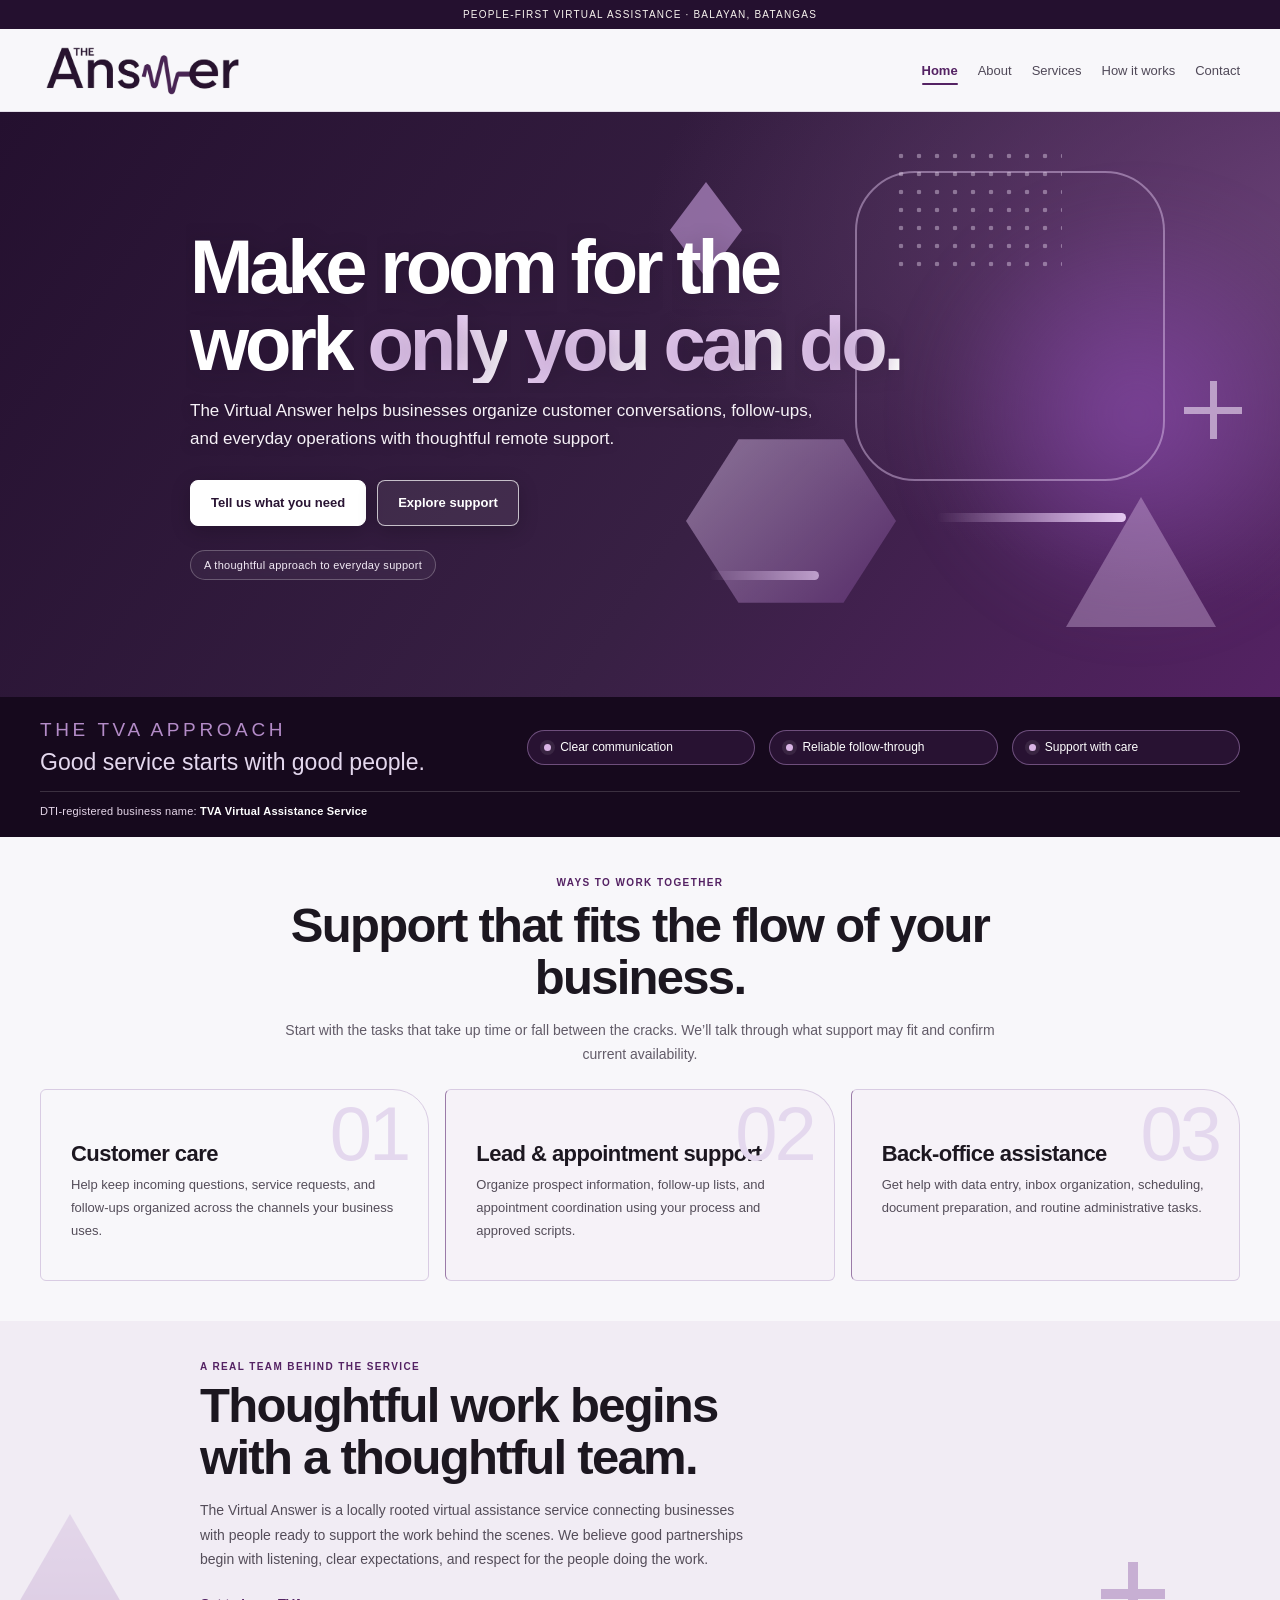
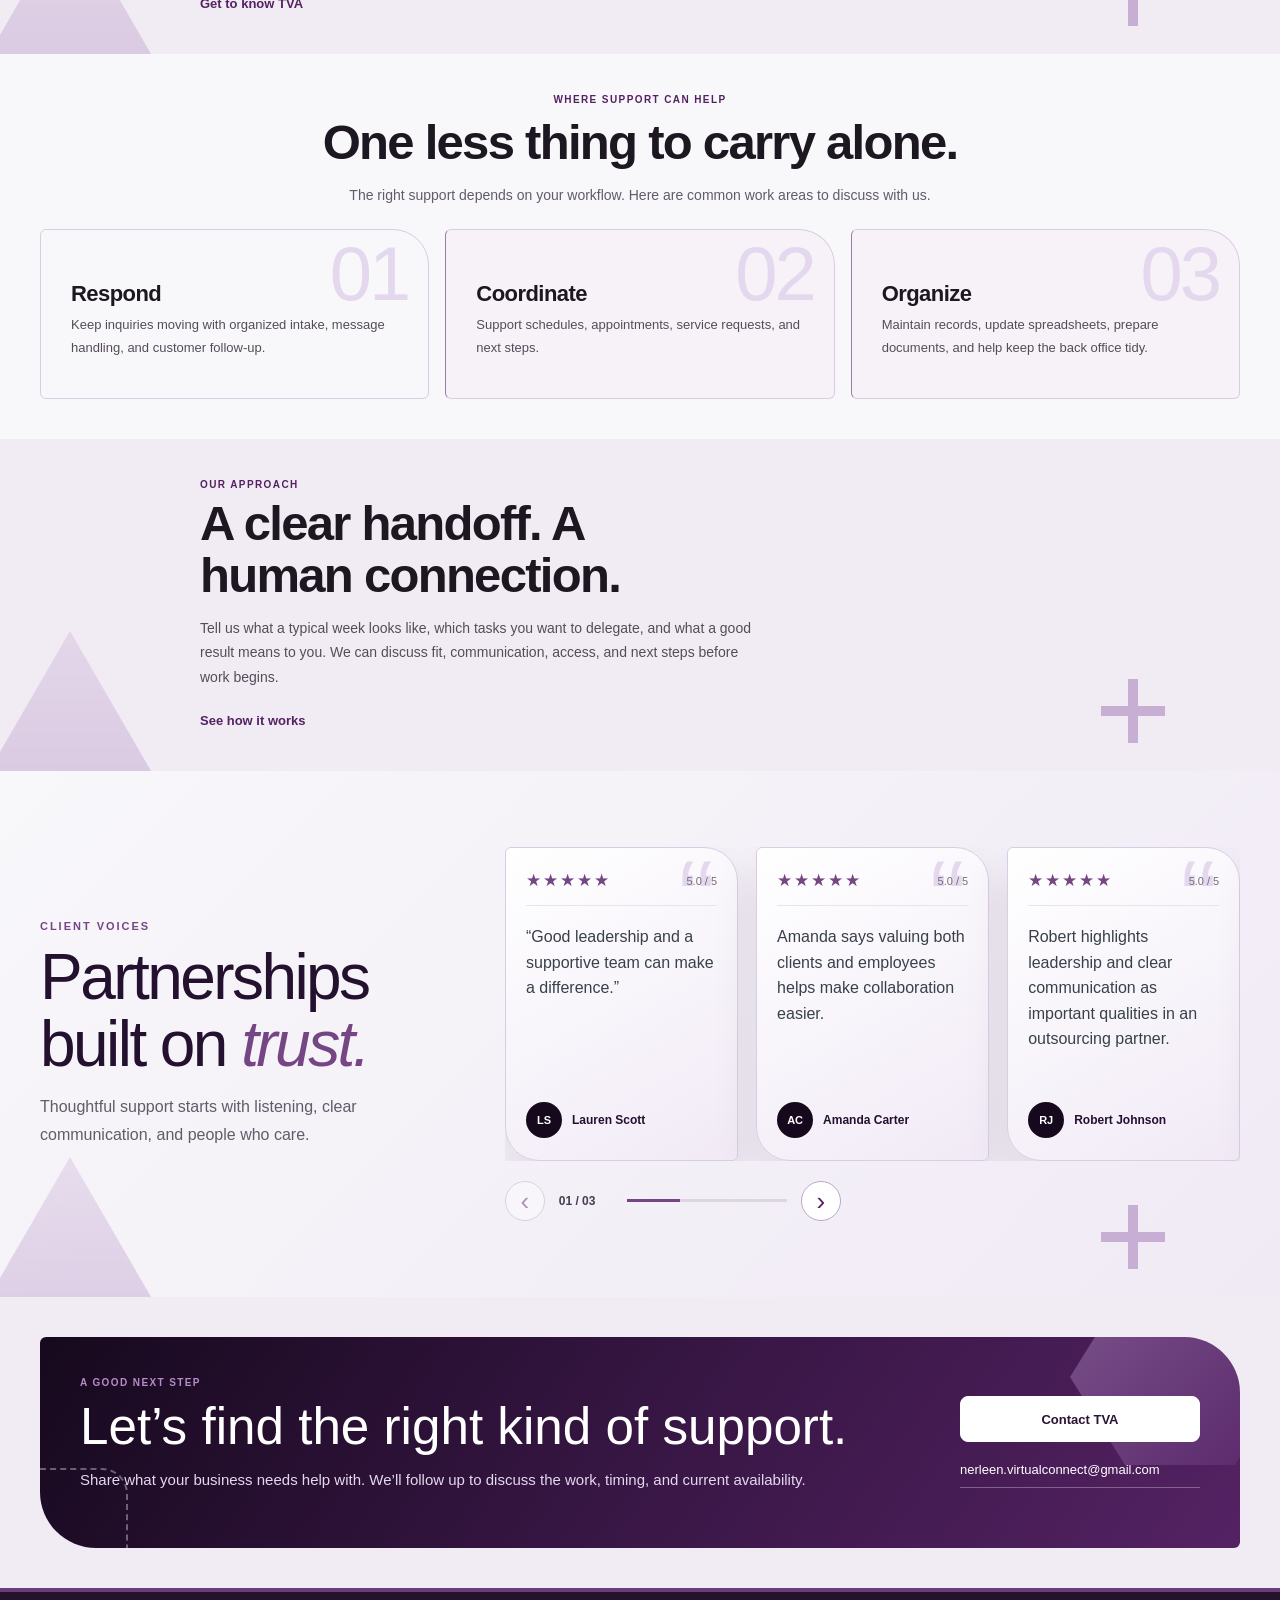
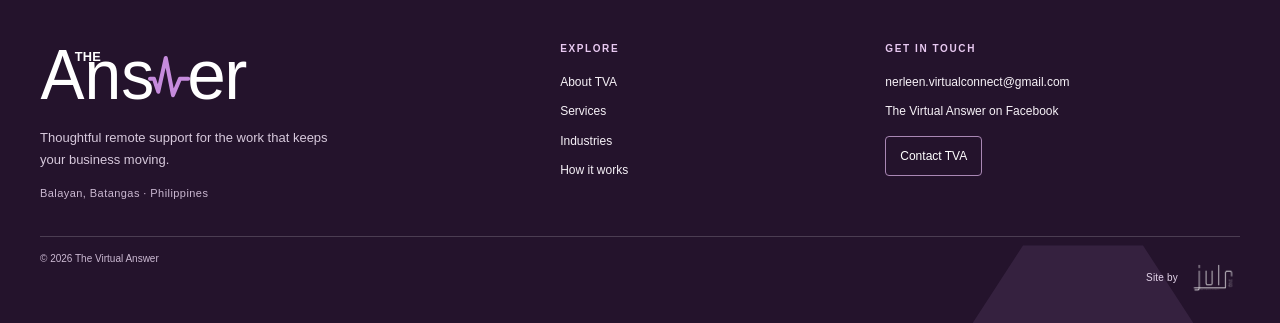
<file: index.html>
<!doctype html>
<html lang="en"><head><meta charset="utf-8"><meta name="viewport" content="width=device-width,initial-scale=1"><meta name="description" content="People-first virtual assistant support for customer care, lead follow-up, and everyday business operations. Based in Balayan, Batangas, Philippines."><link rel="canonical" href="https://tvaassist.com/"><meta property="og:type" content="website"><meta property="og:site_name" content="The Virtual Answer"><meta property="og:title" content="The Virtual Answer | Virtual Assistant Support in the Philippines"><meta property="og:description" content="People-first virtual assistant support for customer care, lead follow-up, and everyday business operations. Based in Balayan, Batangas, Philippines."><meta property="og:url" content="https://tvaassist.com/"><meta name="theme-color" content="#f8f5fa"><title>The Virtual Answer | Virtual Assistant Support in the Philippines</title><link rel="icon" type="image/png" sizes="512x512" href="/favicon.png"><link rel="apple-touch-icon" sizes="512x512" href="/favicon.png"><link rel="stylesheet" href="/site.css"><link rel="stylesheet" href="/boxes.css"><script type="application/ld+json">
{
  "@context": "https://schema.org",
  "@graph": [
    {
      "@type": "Organization",
      "@id": "https://tvaassist.com/#organization",
      "name": "The Virtual Answer",
      "url": "https://tvaassist.com/",
      "logo": {"@type":"ImageObject","url":"https://tvaassist.com/assets/the-answer-logo-web.png","width":1100,"height":310},
      "email": "nerleen.virtualconnect@gmail.com",
      "areaServed": {"@type":"Country","name":"Philippines"},
      "founder": {"@type":"Person","name":"Nerleen Yabut"},
      "sameAs": ["https://www.facebook.com/profile.php?id=61569814790833"]
    },
    {
      "@type": "WebSite",
      "@id": "https://tvaassist.com/#website",
      "url": "https://tvaassist.com/",
      "name": "The Virtual Answer",
      "publisher": {"@id":"https://tvaassist.com/#organization"}
    }
  ]
}
</script></head>
<body data-page="index"><div class="announcement">People-first virtual assistance · Balayan, Batangas</div><header><div class="wrap nav"><a class="brand" href="/" aria-label="The Virtual Answer home"><img class="brand-logo" src="/assets/the-answer-logo-web.png" alt="The Virtual Answer logo" width="1100" height="310" decoding="async"></a><button class="menu" aria-label="Open menu" aria-expanded="false">☰</button><nav class="navlinks" aria-label="Main navigation"><a href="/">Home</a><a href="/about/">About</a><a href="/services/">Services</a><a href="/how-it-works/">How it works</a><a href="/contact/">Contact</a></nav></div></header>
<main>
<section class="full-hero home-hero" aria-labelledby="hero-title"><div class="hero-art" aria-hidden="true"><span class="ha glow"></span><span class="ha a1"></span><span class="ha a2"></span><span class="ha a3"></span><span class="ha a4"></span><span class="ha a5"></span><span class="ha a6"></span><span class="ha a7"></span><span class="ha a8"></span></div><div class="wrap full-hero-content"><h1 id="hero-title">Make room for the work <em>only you can do.</em></h1><p>The Virtual Answer helps businesses organize customer conversations, follow-ups, and everyday operations with thoughtful remote support.</p><div class="actions"><a class="button" href="/contact/">Tell us what you need</a><a class="button secondary" href="/services/">Explore support</a></div><span class="full-hero-credit">A thoughtful approach to everyday support</span></div></section>
<section class="new-ribbon" aria-label="The TVA approach"><div class="wrap ribbon-inner"><div class="ribbon-lead"><span class="eyebrow">THE TVA APPROACH</span><strong>Good service starts with good people.</strong></div><ul class="ribbon-points"><li>Clear communication</li><li>Reliable follow-through</li><li>Support with care</li></ul><p class="registration-note">DTI-registered business name: <strong>TVA Virtual Assistance Service</strong></p></div></section>
<section class="content" id="services-preview"><div class="wrap"><div class="section-intro"><div class="eyebrow">Ways to work together</div><h2 class="section-title">Support that fits the flow of your business.</h2><p>Start with the tasks that take up time or fall between the cracks. We’ll talk through what support may fit and confirm current availability.</p></div></div><div class="wrap new-grid"><article class="new-card"><span class="eyebrow">01</span><h2>Customer care</h2><p>Help keep incoming questions, service requests, and follow-ups organized across the channels your business uses.</p></article><article class="new-card"><span class="eyebrow">02</span><h2>Lead &amp; appointment support</h2><p>Organize prospect information, follow-up lists, and appointment coordination using your process and approved scripts.</p></article><article class="new-card"><span class="eyebrow">03</span><h2>Back-office assistance</h2><p>Get help with data entry, inbox organization, scheduling, document preparation, and routine administrative tasks.</p></article></div></section>
<section class="content home-text-feature"><div class="wrap"><div class="eyebrow">A real team behind the service</div><h2 class="section-title">Thoughtful work begins with a thoughtful team.</h2><p class="bodycopy">The Virtual Answer is a locally rooted virtual assistance service connecting businesses with people ready to support the work behind the scenes. We believe good partnerships begin with listening, clear expectations, and respect for the people doing the work.</p><a class="text-link" href="/about/">Get to know TVA</a></div></section>
<section class="content"><div class="wrap"><div class="section-intro"><div class="eyebrow">Where support can help</div><h2 class="section-title">One less thing to carry alone.</h2><p>The right support depends on your workflow. Here are common work areas to discuss with us.</p></div><div class="new-grid"><article class="new-card"><span class="eyebrow">01</span><h2>Respond</h2><p>Keep inquiries moving with organized intake, message handling, and customer follow-up.</p></article><article class="new-card"><span class="eyebrow">02</span><h2>Coordinate</h2><p>Support schedules, appointments, service requests, and next steps.</p></article><article class="new-card"><span class="eyebrow">03</span><h2>Organize</h2><p>Maintain records, update spreadsheets, prepare documents, and help keep the back office tidy.</p></article></div></div></section>
<section class="content home-text-feature"><div class="wrap"><div class="eyebrow">Our approach</div><h2 class="section-title">A clear handoff. A human connection.</h2><p class="bodycopy">Tell us what a typical week looks like, which tasks you want to delegate, and what a good result means to you. We can discuss fit, communication, access, and next steps before work begins.</p><a class="text-link" href="/how-it-works/">See how it works</a></div></section>
<section class="content testimonial-showcase" aria-labelledby="reviews-title"><div class="wrap testimonial-showcase-inner"><div class="testimonial-intro"><div class="eyebrow">CLIENT VOICES</div><h2 id="reviews-title" class="section-title">Partnerships built on <em>trust.</em></h2><p>Thoughtful support starts with listening, clear communication, and people who care.</p></div><div class="testimonial-carousel" role="region" aria-roledescription="carousel" aria-label="Client testimonials"><div class="testimonial-viewport"><div class="testimonial-track">
<article class="testimonial-card"><div class="testimonial-rating"><span class="review-stars" aria-label="5 out of 5 stars">★★★★★</span><span class="rating-score">5.0 / 5</span></div><blockquote class="review-text">“Good leadership and a supportive team can make a difference.”</blockquote><div class="testimonial-person"><span class="testimonial-avatar" aria-hidden="true">LS</span><strong>Lauren Scott</strong></div></article>
<article class="testimonial-card"><div class="testimonial-rating"><span class="review-stars" aria-label="5 out of 5 stars">★★★★★</span><span class="rating-score">5.0 / 5</span></div><p class="review-text">Amanda says valuing both clients and employees helps make collaboration easier.</p><div class="testimonial-person"><span class="testimonial-avatar" aria-hidden="true">AC</span><strong>Amanda Carter</strong></div></article>
<article class="testimonial-card"><div class="testimonial-rating"><span class="review-stars" aria-label="5 out of 5 stars">★★★★★</span><span class="rating-score">5.0 / 5</span></div><p class="review-text">Robert highlights leadership and clear communication as important qualities in an outsourcing partner.</p><div class="testimonial-person"><span class="testimonial-avatar" aria-hidden="true">RJ</span><strong>Robert Johnson</strong></div></article>
<article class="testimonial-card"><div class="testimonial-rating"><span class="review-stars" aria-label="5 out of 5 stars">★★★★★</span><span class="rating-score">5.0 / 5</span></div><p class="review-text">Jennifer values attentive communication and having concerns heard and taken seriously.</p><div class="testimonial-person"><span class="testimonial-avatar" aria-hidden="true">JM</span><strong>Jennifer Mitchell</strong></div></article>
<article class="testimonial-card"><div class="testimonial-rating"><span class="review-stars" aria-label="5 out of 5 stars">★★★★★</span><span class="rating-score">5.0 / 5</span></div><p class="review-text">Michael describes the team as professional and approachable, with a genuine interest in understanding business needs.</p><div class="testimonial-person"><span class="testimonial-avatar" aria-hidden="true">MA</span><strong>Michael Anderson</strong></div></article>
<article class="testimonial-card"><div class="testimonial-rating"><span class="review-stars" aria-label="4 out of 5 stars">★★★★<span class="empty-star">★</span></span><span class="rating-score">4.0 / 5</span></div><p class="review-text">Daniel appreciates a management team that values communication and a professional approach.</p><div class="testimonial-person"><span class="testimonial-avatar" aria-hidden="true">DH</span><strong>Daniel Harris</strong></div></article>
<article class="testimonial-card"><div class="testimonial-rating"><span class="review-stars" aria-label="5 out of 5 stars">★★★★★</span><span class="rating-score">5.0 / 5</span></div><p class="review-text">Nicole values trust, understanding, and a willingness to work together as the foundation of a strong partnership.</p><div class="testimonial-person"><span class="testimonial-avatar" aria-hidden="true">NA</span><strong>Nicole Adams</strong></div></article>
<article class="testimonial-card"><div class="testimonial-rating"><span class="review-stars" aria-label="5 out of 5 stars">★★★★★</span><span class="rating-score">5.0 / 5</span></div><p class="review-text">James looks for trust, mutual respect, and clear expectations in a business partner.</p><div class="testimonial-person"><span class="testimonial-avatar" aria-hidden="true">JM</span><strong>James Miller</strong></div></article>
</div></div><div class="testimonial-controls"><button class="testimonial-prev" type="button" aria-label="Previous testimonials">‹</button><span class="testimonial-page" aria-live="polite">01 / 03</span><span class="testimonial-progress" aria-hidden="true"><i></i></span><button class="testimonial-next" type="button" aria-label="Next testimonials">›</button></div></div></div></section><section class="content"><div class="wrap contactbox"><div><div class="eyebrow">A good next step</div><h2>Let’s find the right kind of support.</h2><p>Share what your business needs help with. We’ll follow up to discuss the work, timing, and current availability.</p></div><div class="contactlinks"><a class="button" href="/contact/">Contact TVA </a><a href="mailto:nerleen.virtualconnect@gmail.com">nerleen.virtualconnect@gmail.com</a></div></div></section>
</main><footer class="site-footer"><div class="wrap footer-main"><div class="footer-brand"><a href="/" aria-label="The Virtual Answer home"><img class="footer-logo" src="/the-answer-logo-light.svg" alt="The Virtual Answer" width="820" height="250" decoding="async"></a><p>Thoughtful remote support for the work that keeps your business moving.</p><span class="footer-location">Balayan, Batangas · Philippines</span></div><div class="footer-column"><h2>Explore</h2><a href="/about/">About TVA</a><a href="/services/">Services</a><a href="/industries/">Industries</a><a href="/how-it-works/">How it works</a></div><div class="footer-column"><h2>Get in touch</h2><a href="mailto:nerleen.virtualconnect@gmail.com">nerleen.virtualconnect@gmail.com</a><a href="https://www.facebook.com/profile.php?id=61569814790833" target="_blank" rel="noopener noreferrer">The Virtual Answer on Facebook</a><a class="footer-contact" href="/contact/">Contact TVA </a></div></div><div class="wrap footer-bottom"><span>© <span data-year>2026</span> The Virtual Answer</span><a class="developer-credit" href="https://jullianalouisse.vercel.app/homepage.html" target="_blank" rel="noopener noreferrer" aria-label="Site by Juls Devs — visit the portfolio"><span>Site by</span><img src="/assets/juls-logo-devs-web.png" alt="Juls Devs" width="450" height="246" decoding="async" loading="lazy"></a></div></footer><script src="/site.js"></script><script src="/motion.js"></script></body></html>
</file>
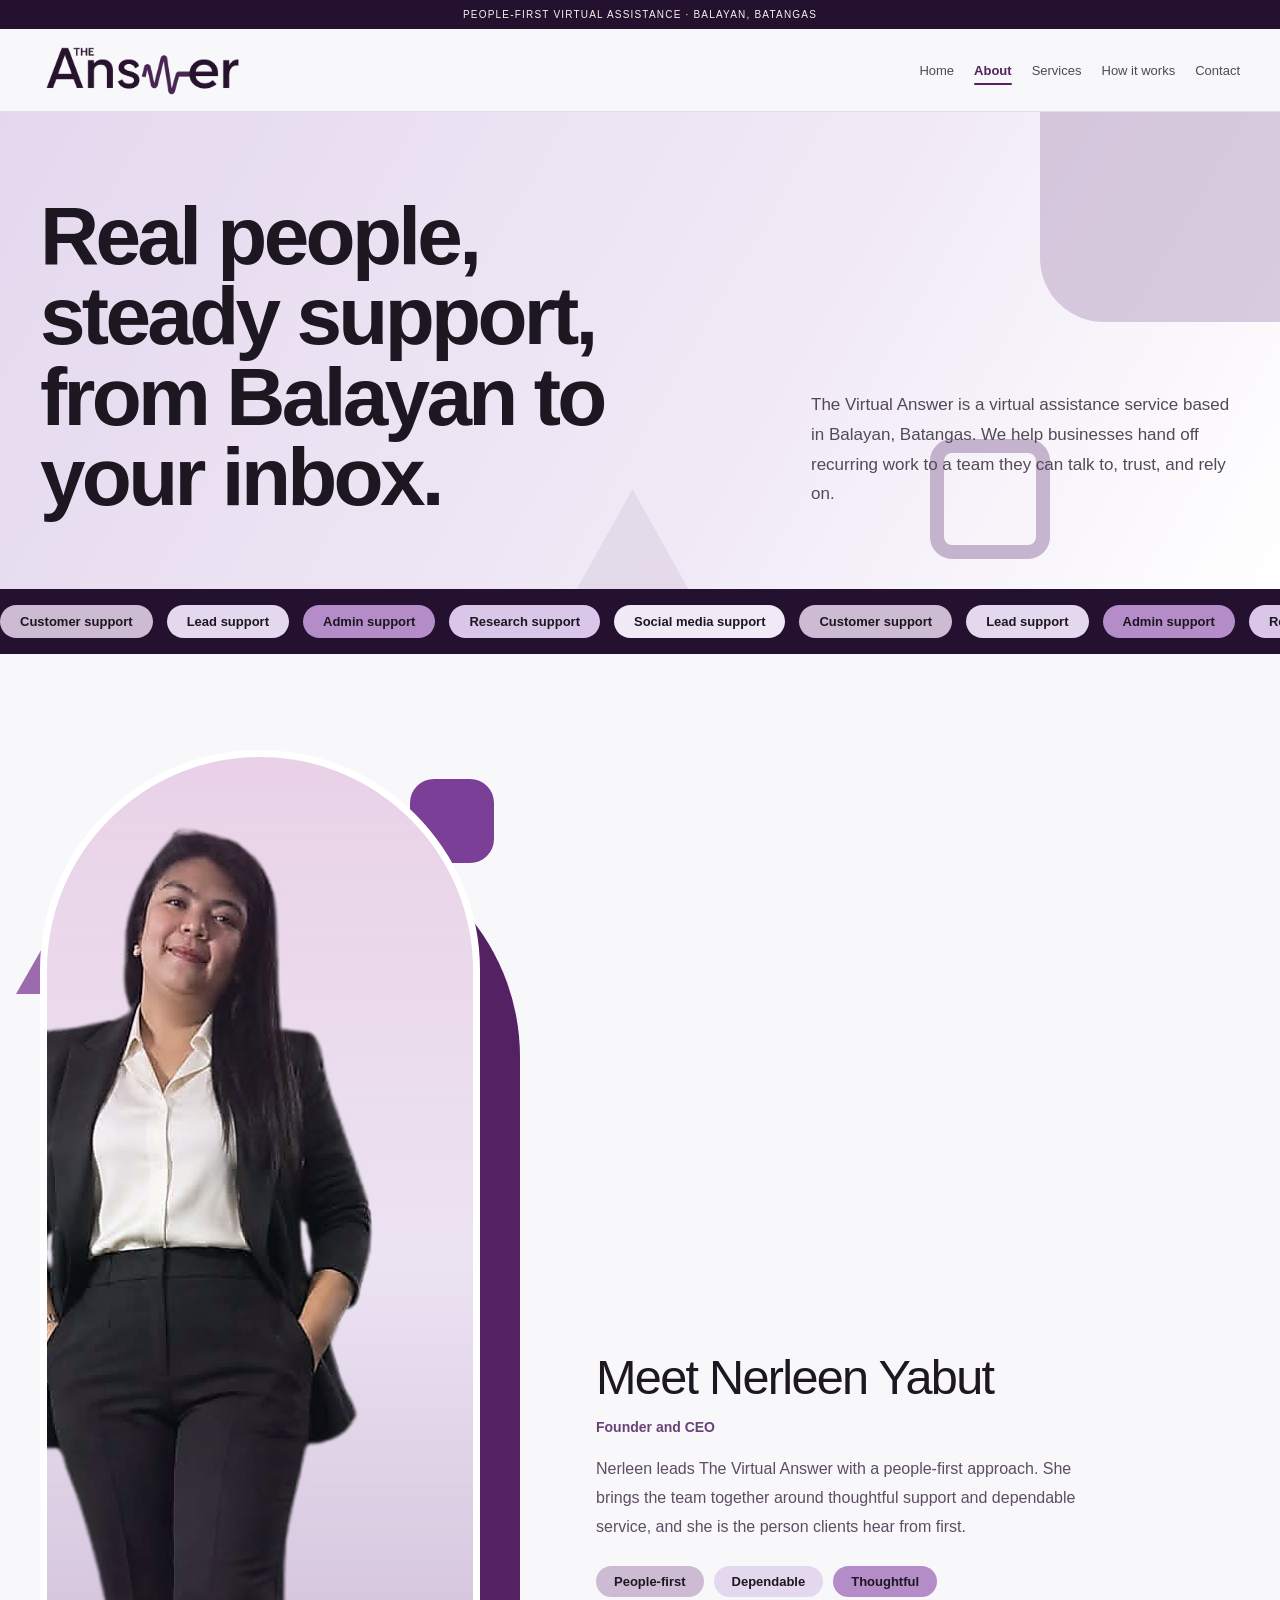
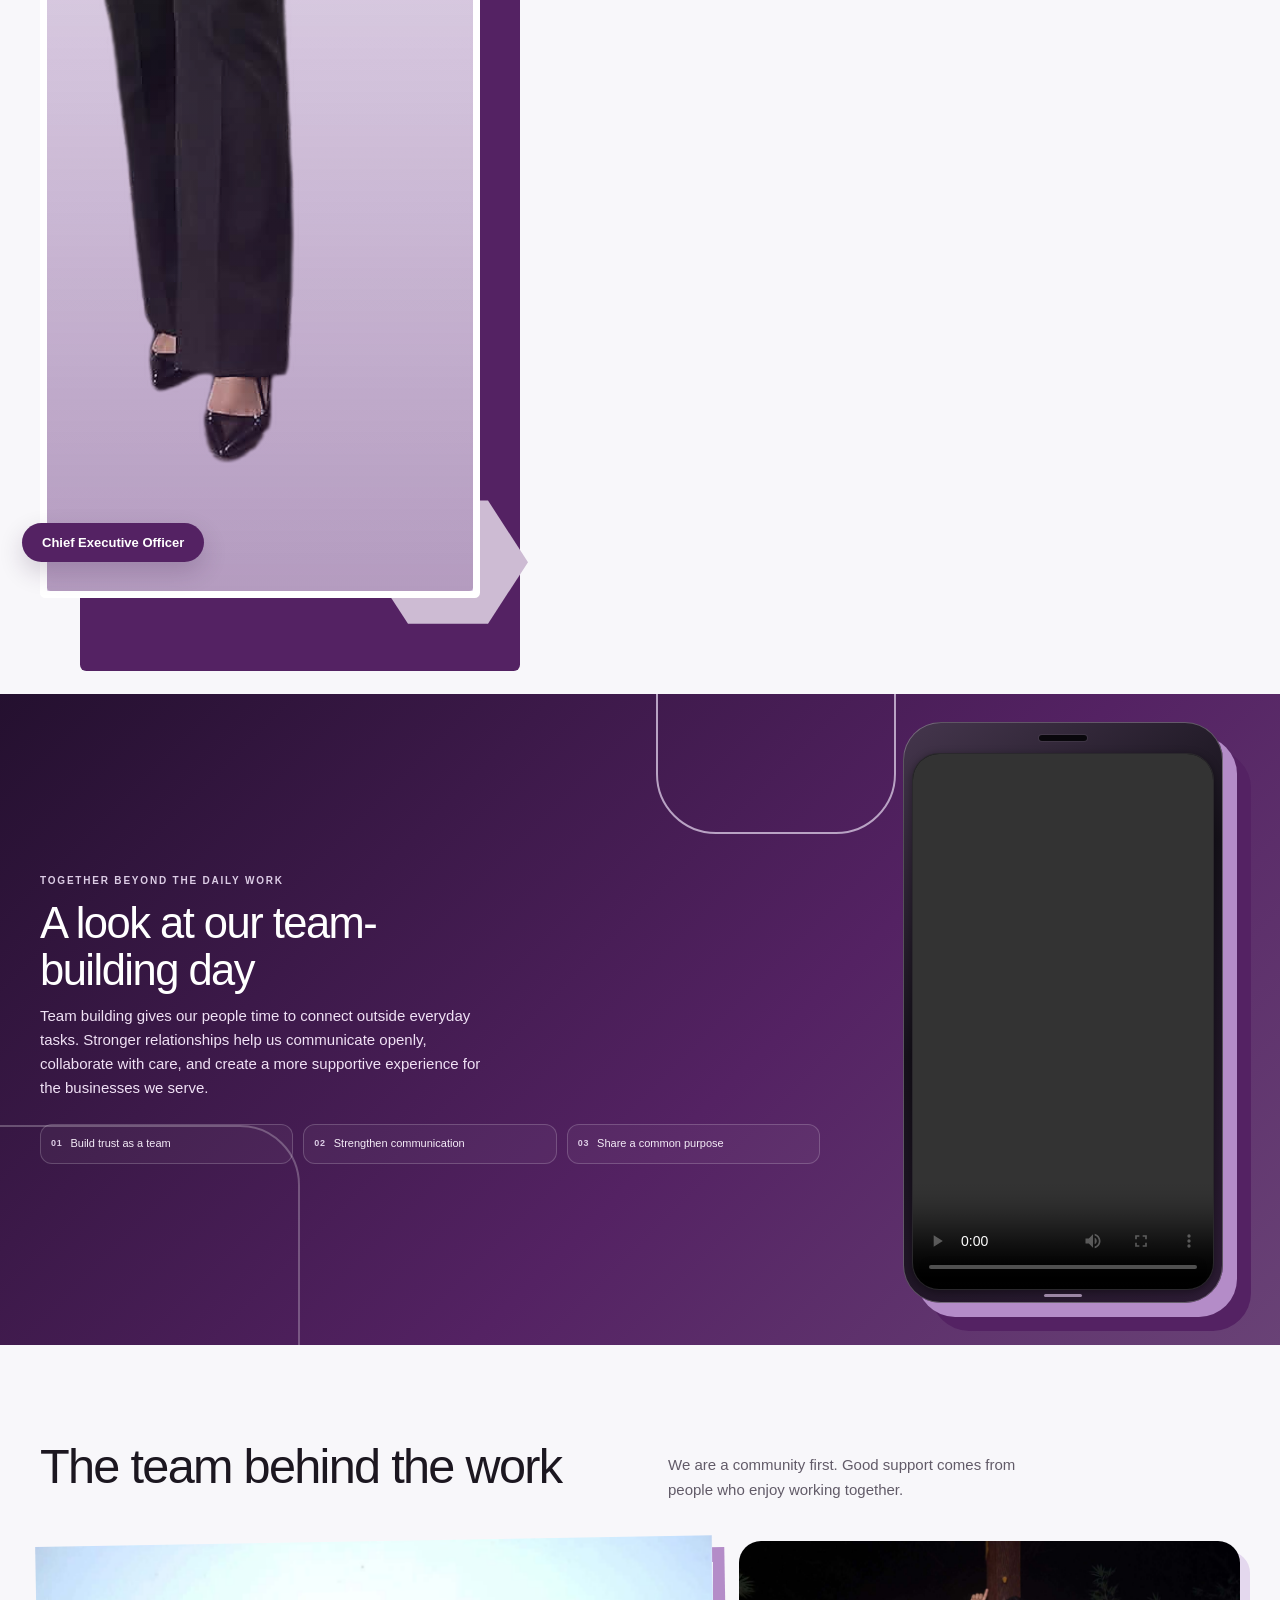
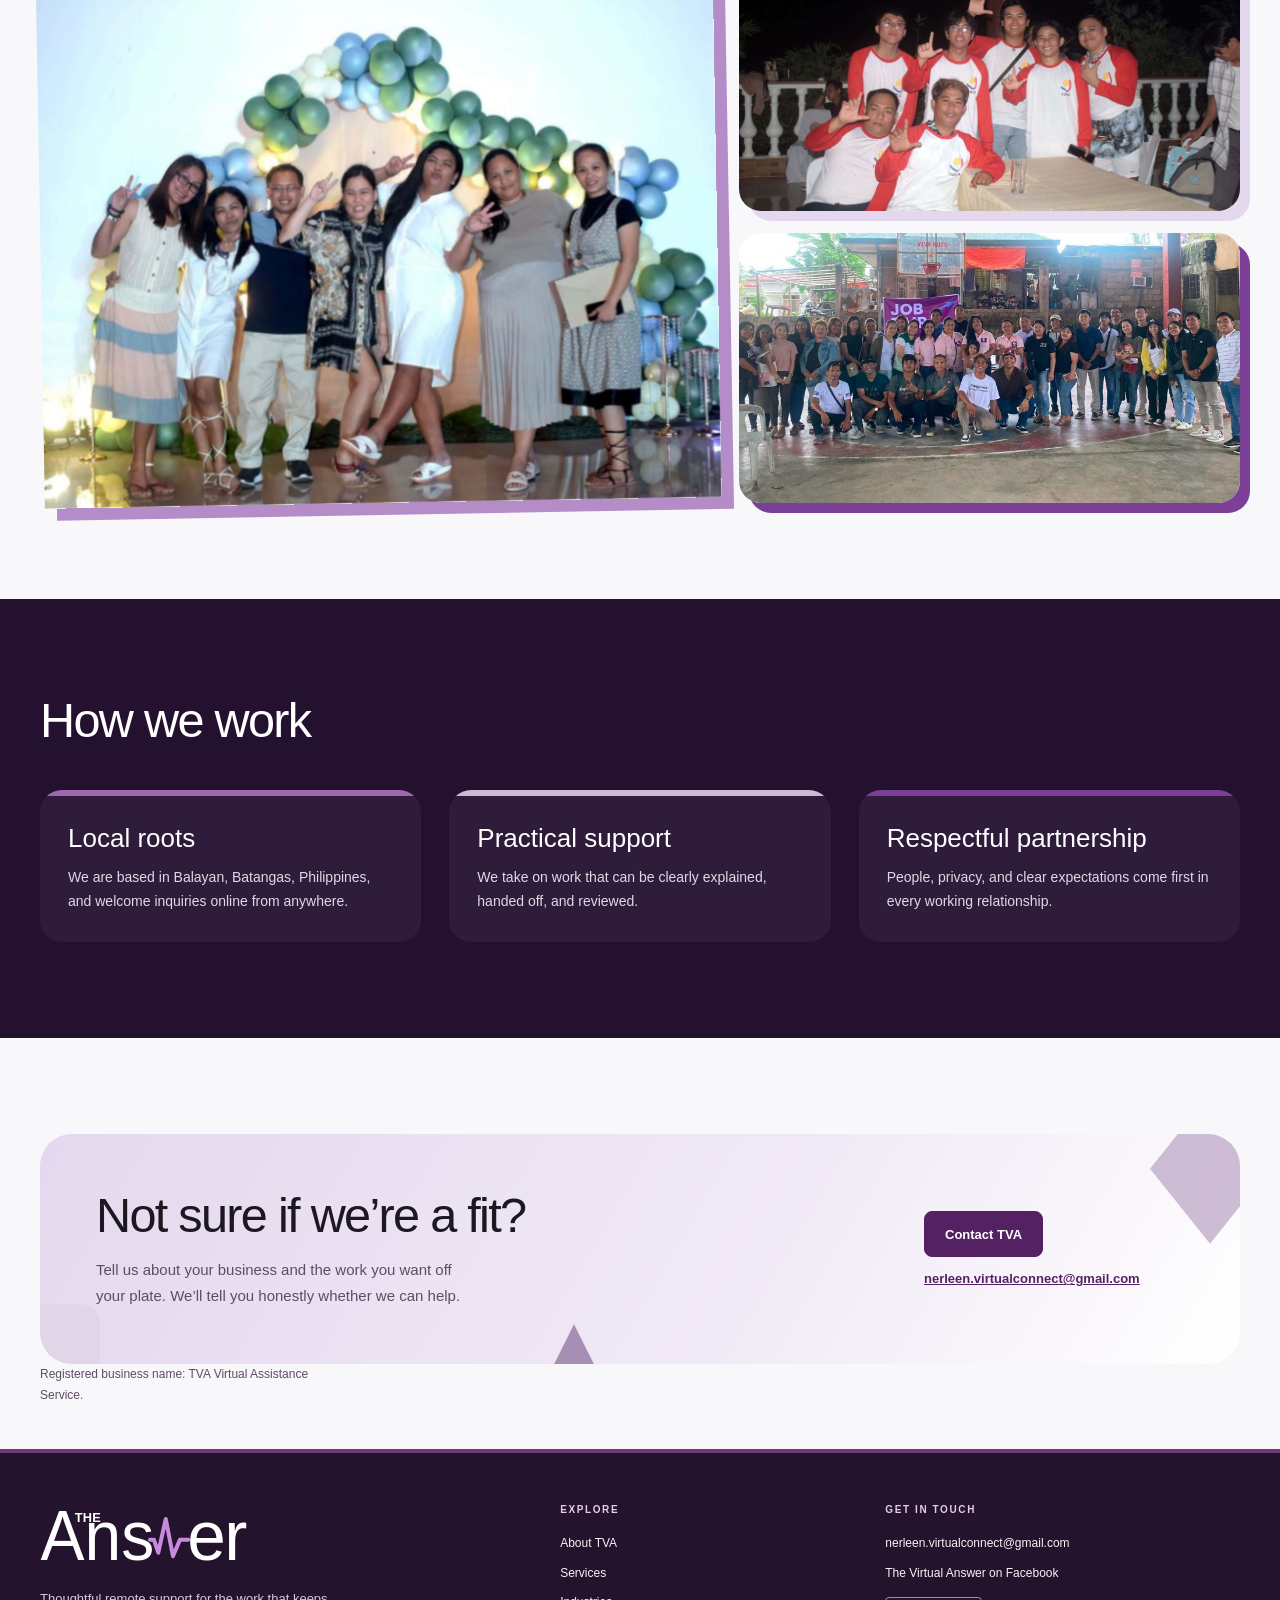
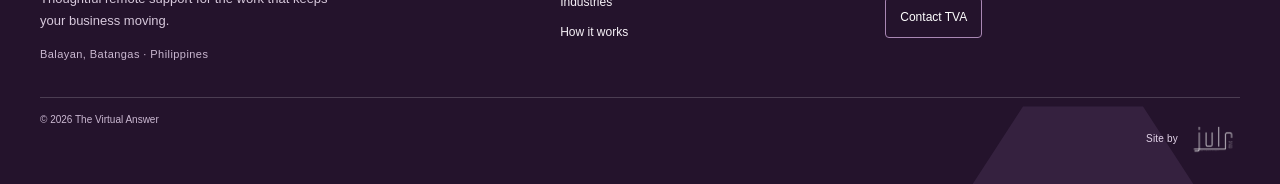
<file: about.html>
<!doctype html><html lang="en"><head><meta charset="utf-8"><meta name="viewport" content="width=device-width,initial-scale=1"><meta name="theme-color" content="#30143A"><meta name="description" content="Meet the CEO and team behind The Virtual Answer, a people-first virtual assistance service based in Balayan, Batangas, Philippines."><link rel="canonical" href="https://tvaassist.com/about/"><meta property="og:type" content="website"><meta property="og:site_name" content="The Virtual Answer"><meta property="og:title" content="About The Virtual Answer | Our Team"><meta property="og:description" content="Meet the CEO and team behind The Virtual Answer, a people-first virtual assistance service based in Balayan, Batangas, Philippines."><meta property="og:url" content="https://tvaassist.com/about/"><title>About The Virtual Answer | Our Team</title><link rel="icon" type="image/png" sizes="512x512" href="/favicon.png"><link rel="apple-touch-icon" sizes="512x512" href="/favicon.png"><link rel="stylesheet" href="/site.css"><link rel="stylesheet" href="/about.css"><link rel="stylesheet" href="/boxes.css"></head><body data-page="about"><div class="announcement">People-first virtual assistance · Balayan, Batangas</div><header><div class="wrap nav"><a class="brand" href="/" aria-label="The Virtual Answer home"><img class="brand-logo" src="/assets/the-answer-logo-web.png" alt="The Virtual Answer logo" width="1100" height="310" decoding="async"></a><button class="menu" aria-label="Open menu" aria-expanded="false">☰</button><nav class="navlinks" aria-label="Main navigation"><a href="/">Home</a><a href="/about/">About</a><a href="/services/">Services</a><a href="/how-it-works/">How it works</a><a href="/contact/">Contact</a></nav></div></header><main>
<section class="pagehead ab-hero"><span class="ab-blob b1" aria-hidden="true"></span><span class="ab-blob b2" aria-hidden="true"></span><span class="ab-blob b3" aria-hidden="true"></span>
<div class="wrap ab-hero-grid"><h1>Real people, steady support, from Balayan to your inbox.</h1>
<p class="lead">The Virtual Answer is a virtual assistance service based in Balayan, Batangas. We help businesses hand off recurring work to a team they can talk to, trust, and rely on.</p></div></section>
<div class="ab-marquee" aria-label="Support we offer"><div class="ab-track"><span class="ab-pill coral">Customer support</span><span class="ab-pill gold">Lead support</span><span class="ab-pill mint">Admin support</span><span class="ab-pill sky">Research support</span><span class="ab-pill pink">Social media support</span><span aria-hidden="true" class="ab-pill coral">Customer support</span><span aria-hidden="true" class="ab-pill gold">Lead support</span><span aria-hidden="true" class="ab-pill mint">Admin support</span><span aria-hidden="true" class="ab-pill sky">Research support</span><span aria-hidden="true" class="ab-pill pink">Social media support</span><span class="ab-pill coral">Customer support</span><span class="ab-pill gold">Lead support</span><span class="ab-pill mint">Admin support</span><span class="ab-pill sky">Research support</span><span class="ab-pill pink">Social media support</span><span aria-hidden="true" class="ab-pill coral">Customer support</span><span aria-hidden="true" class="ab-pill gold">Lead support</span><span aria-hidden="true" class="ab-pill mint">Admin support</span><span aria-hidden="true" class="ab-pill sky">Research support</span><span aria-hidden="true" class="ab-pill pink">Social media support</span></div></div>

<section class="ab-ceo"><div class="wrap ab-ceo-grid">
<div class="ab-stage ab-r"><i class="sh s1"></i><i class="sh s2"></i><i class="sh s3"></i><i class="sh s4"></i>
<figure class="ab-portrait"><img src="/assets/nerleen-yabut.png" alt="Nerleen Yabut, Chief Executive Officer of The Virtual Answer" width="1086" height="1448" decoding="async"></figure>
<span class="ab-badge">Chief Executive Officer</span></div>
<div class="ab-ceo-copy ab-r" style="--d:120ms"><h2>Meet Nerleen Yabut</h2>
<p class="ab-role">Founder and CEO</p>
<p>Nerleen leads The Virtual Answer with a people-first approach. She brings the team together around thoughtful support and dependable service, and she is the person clients hear from first.</p>
<ul class="ab-tags"><li class="coral">People-first</li><li class="gold">Dependable</li><li class="mint">Thoughtful</li></ul></div>
</div></section>

<section class="ab-message"><span class="ab-ring r1" aria-hidden="true"></span><span class="ab-ring r2" aria-hidden="true"></span>
<div class="wrap ab-message-grid">
<div class="ab-message-copy"><div class="ab-event-label">TOGETHER BEYOND THE DAILY WORK</div><h2>A look at our team-building day</h2><p>Team building gives our people time to connect outside everyday tasks. Stronger relationships help us communicate openly, collaborate with care, and create a more supportive experience for the businesses we serve.</p><ul class="ab-event-points"><li><span>01</span>Build trust as a team</li><li><span>02</span>Strengthen communication</li><li><span>03</span>Share a common purpose</li></ul></div>
<div class="ab-phone"><video controls preload="metadata" playsinline aria-label="The Virtual Answer team-building video"><source src="/assets/team-building.mp4" type="video/mp4">Your browser does not support the video.</video></div>
</div></section>

<section class="ab-people" id="our-people"><div class="wrap">
<div class="ab-people-head ab-r"><h2>The team behind the work</h2><p>We are a community first. Good support comes from people who enjoy working together.</p></div>
<div class="team-gallery ab-mosaic" aria-label="Photos of the TVA team and community">
<figure class="m1 ab-r"><img src="/assets/team-celebration.jpg" alt="The TVA team posing beneath a balloon arch at a celebration" width="1365" height="2048" decoding="async" loading="lazy"></figure>
<figure class="m2 ab-r" style="--d:100ms"><img src="/assets/team-night.jpg" alt="The TVA team gathered outdoors at night in matching red and white shirts" width="2048" height="1365" decoding="async" loading="lazy"></figure>
<figure class="m3 ab-r" style="--d:200ms"><img src="/assets/community-team.jpg" alt="The Virtual Answer team and community members gathered at an indoor event" width="1824" height="928" decoding="async" loading="lazy"></figure>
</div></div></section>

<section class="ab-values"><div class="wrap"><h2 class="ab-r">How we work</h2>
<dl>
<div class="ab-r coral"><dt>Local roots</dt><dd>We are based in Balayan, Batangas, Philippines, and welcome inquiries online from anywhere.</dd></div>
<div class="ab-r gold" style="--d:120ms"><dt>Practical support</dt><dd>We take on work that can be clearly explained, handed off, and reviewed.</dd></div>
<div class="ab-r mint" style="--d:240ms"><dt>Respectful partnership</dt><dd>People, privacy, and clear expectations come first in every working relationship.</dd></div>
</dl></div></section>

<section class="ab-cta"><div class="wrap"><div class="ab-cta-card ab-r"><i class="dot d1"></i><i class="dot d2"></i><i class="dot d3"></i>
<div class="ab-cta-grid"><div><h2>Not sure if we’re a fit?</h2><p>Tell us about your business and the work you want off your plate. We’ll tell you honestly whether we can help.</p></div>
<div class="ab-cta-links"><a class="button" href="/contact/">Contact TVA</a><a href="mailto:nerleen.virtualconnect@gmail.com">nerleen.virtualconnect@gmail.com</a></div></div></div>
<p class="ab-reg">Registered business name: TVA Virtual Assistance Service.</p></div></section>
</main><footer class="site-footer"><div class="wrap footer-main"><div class="footer-brand"><a href="/" aria-label="The Virtual Answer home"><img class="footer-logo" src="/the-answer-logo-light.svg" alt="The Virtual Answer" width="820" height="250" decoding="async"></a><p>Thoughtful remote support for the work that keeps your business moving.</p><span class="footer-location">Balayan, Batangas · Philippines</span></div><div class="footer-column"><h2>Explore</h2><a href="/about/">About TVA</a><a href="/services/">Services</a><a href="/industries/">Industries</a><a href="/how-it-works/">How it works</a></div><div class="footer-column"><h2>Get in touch</h2><a href="mailto:nerleen.virtualconnect@gmail.com">nerleen.virtualconnect@gmail.com</a><a href="https://www.facebook.com/profile.php?id=61569814790833" target="_blank" rel="noopener noreferrer">The Virtual Answer on Facebook</a><a class="footer-contact" href="/contact/">Contact TVA</a></div></div><div class="wrap footer-bottom"><span>© <span data-year>2026</span> The Virtual Answer</span><a class="developer-credit" href="https://jullianalouisse.vercel.app/homepage.html" target="_blank" rel="noopener noreferrer" aria-label="Site by Juls Devs — visit the portfolio"><span>Site by</span><img src="/assets/juls-logo-devs-web.png" alt="Juls Devs" width="450" height="246" decoding="async" loading="lazy"></a></div></footer><script src="/site.js"></script><script src="/motion.js"></script><script src="/about.js"></script></body></html>
</file>
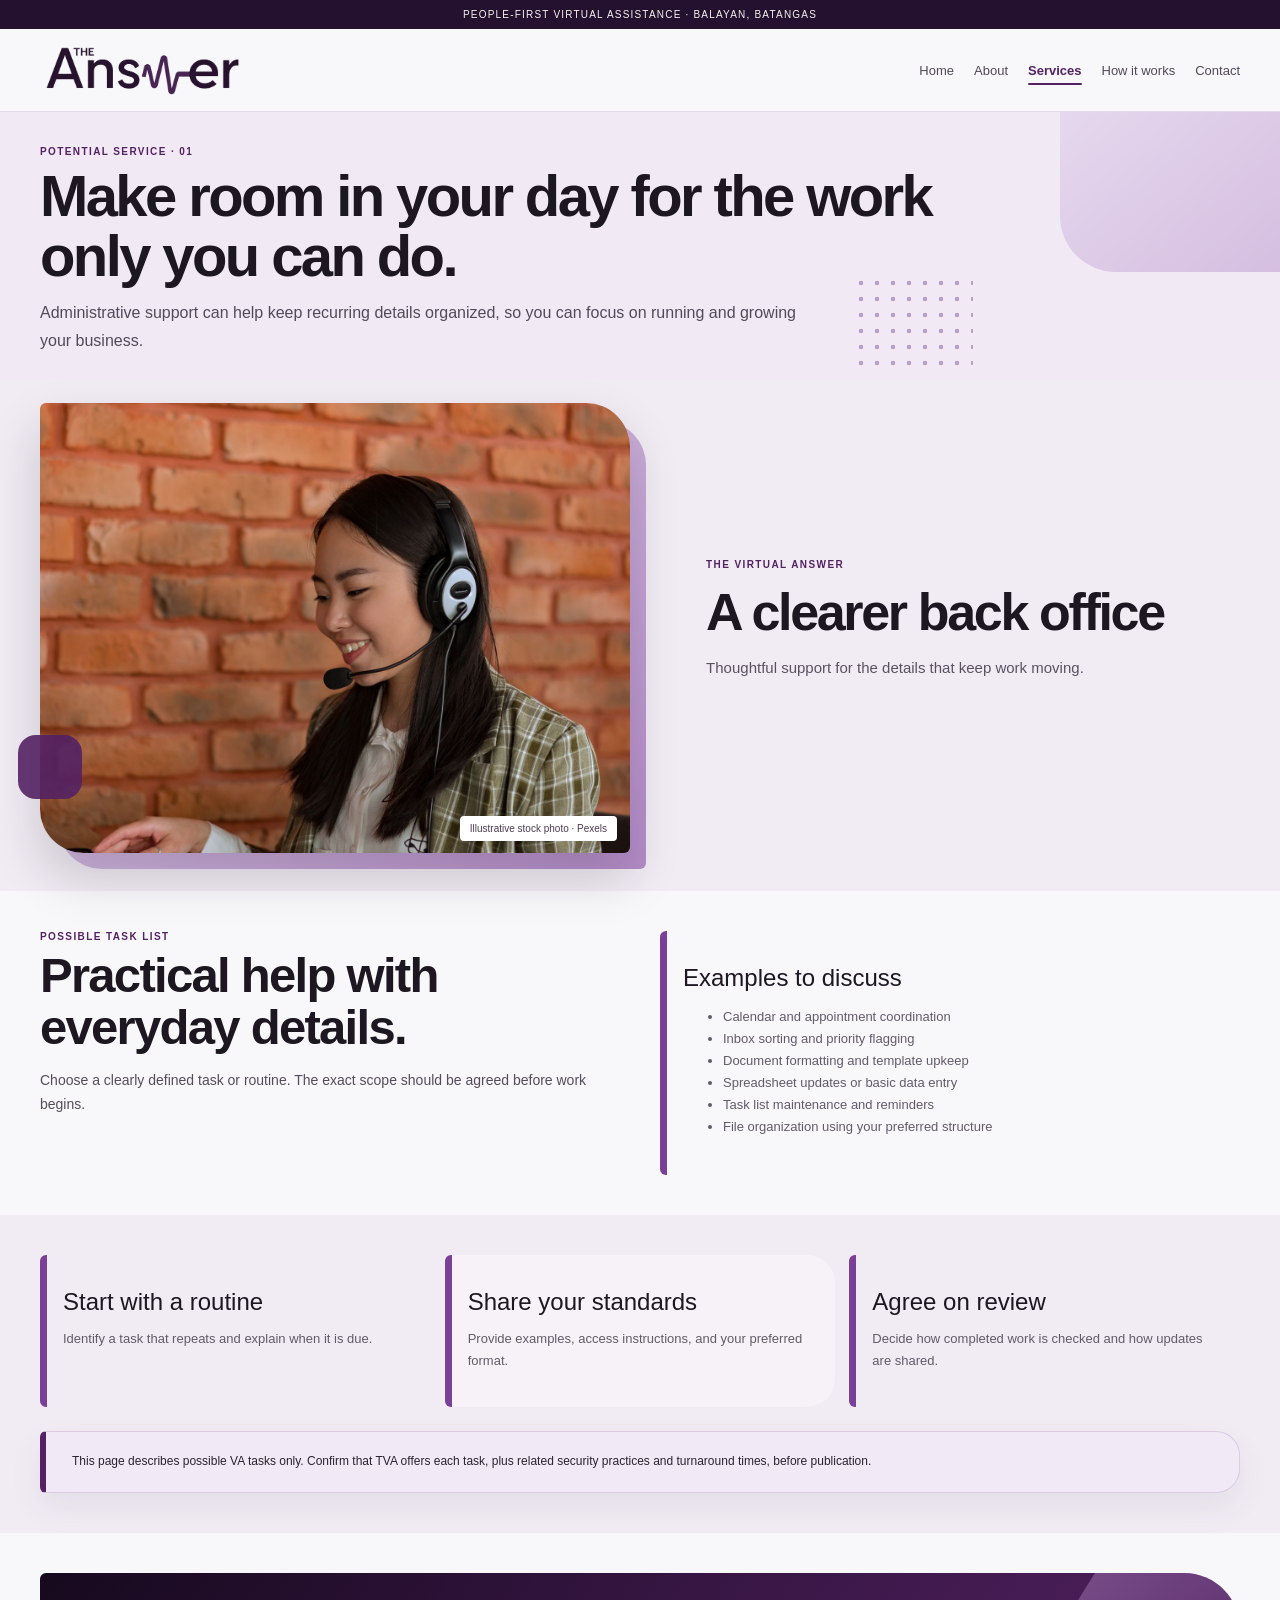
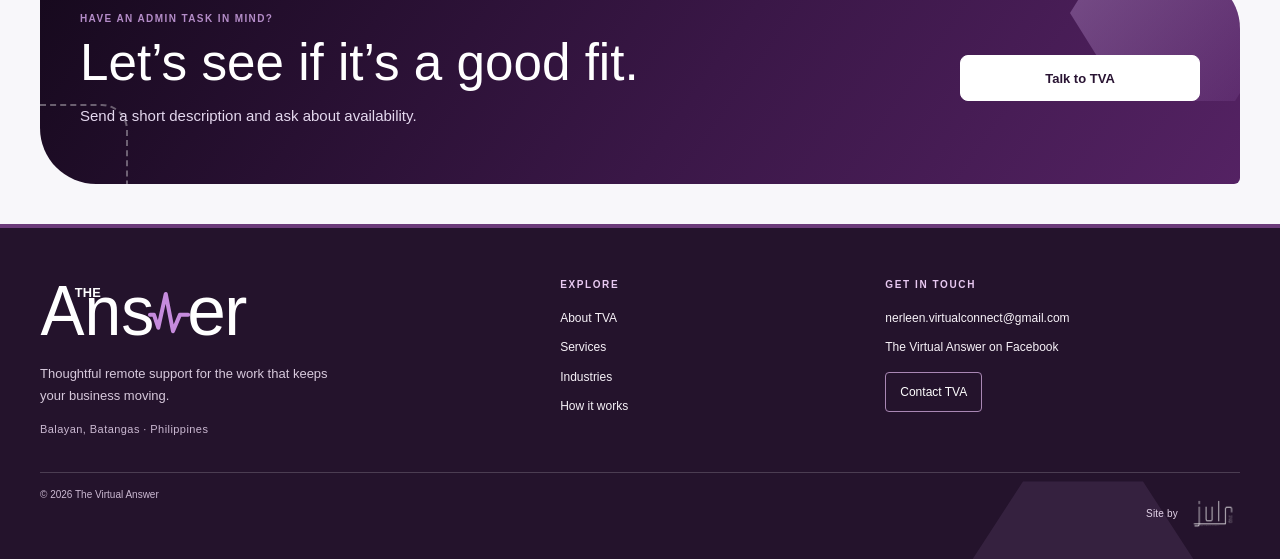
<file: admin-support.html>
<!doctype html><html lang="en"><head><meta charset="utf-8"><meta name="viewport" content="width=device-width,initial-scale=1"><meta name="theme-color" content="#30143A"><meta name="description" content="Explore administrative support tasks to discuss with The Virtual Answer, including calendar coordination, inbox organization, and document preparation."><link rel="canonical" href="https://tvaassist.com/admin-support/"><meta property="og:type" content="website"><meta property="og:site_name" content="The Virtual Answer"><meta property="og:title" content="Administrative Support | The Virtual Answer"><meta property="og:description" content="Explore administrative support tasks to discuss with The Virtual Answer, including calendar coordination, inbox organization, and document preparation."><meta property="og:url" content="https://tvaassist.com/admin-support/"><title>Administrative Support | The Virtual Answer</title><link rel="icon" type="image/png" sizes="512x512" href="/favicon.png"><link rel="apple-touch-icon" sizes="512x512" href="/favicon.png"><link rel="stylesheet" href="/site.css"><link rel="stylesheet" href="/boxes.css"></head><body data-page="admin-support"><div class="announcement">People-first virtual assistance · Balayan, Batangas</div><header><div class="wrap nav"><a class="brand" href="/" aria-label="The Virtual Answer home"><img class="brand-logo" src="/assets/the-answer-logo-web.png" alt="The Virtual Answer logo" width="1100" height="310" decoding="async"></a><button class="menu" aria-label="Open menu" aria-expanded="false">☰</button><nav class="navlinks" aria-label="Main navigation"><a href="/">Home</a><a href="/about/">About</a><a href="/services/">Services</a><a href="/how-it-works/">How it works</a><a href="/contact/">Contact</a></nav></div></header><main><section class="pagehead"><div class="wrap"><div class="eyebrow">Potential service · 01</div><h1>Make room in your day for the work only you can do.</h1><p class="lead">Administrative support can help keep recurring details organized, so you can focus on running and growing your business.</p></div></section><section class="content visual-intro visual-split"><div class="wrap visual-intro-inner"><figure><img src="/assets/web-05.jpg" alt="A professional working at a laptop at a desk in a home office." loading="lazy" width="1400" height="2100" decoding="async"><figcaption>Illustrative stock photo · Pexels</figcaption></figure><div class="visual-copy"><div class="eyebrow">The Virtual Answer</div><h2>A clearer back office</h2><p>Thoughtful support for the details that keep work moving.</p></div></div></section><section class="content"><div class="wrap two"><div><div class="eyebrow">Possible task list</div><h2 class="section-title">Practical help with everyday details.</h2><p class="bodycopy">Choose a clearly defined task or routine. The exact scope should be agreed before work begins.</p></div><div class="card"><h2>Examples to discuss</h2><ul><li>Calendar and appointment coordination</li><li>Inbox sorting and priority flagging</li><li>Document formatting and template upkeep</li><li>Spreadsheet updates or basic data entry</li><li>Task list maintenance and reminders</li><li>File organization using your preferred structure</li></ul></div></div></section><section class="content"><div class="wrap grid"><article class="card"><h3>Start with a routine</h3><p>Identify a task that repeats and explain when it is due.</p></article><article class="card"><h3>Share your standards</h3><p>Provide examples, access instructions, and your preferred format.</p></article><article class="card"><h3>Agree on review</h3><p>Decide how completed work is checked and how updates are shared.</p></article></div><div class="wrap notice">This page describes possible VA tasks only. Confirm that TVA offers each task, plus related security practices and turnaround times, before publication.</div></section><section class="content"><div class="wrap contactbox"><div><div class="eyebrow">Have an admin task in mind?</div><h2>Let’s see if it’s a good fit.</h2><p>Send a short description and ask about availability.</p></div><div class="contactlinks"><a class="button" href="/contact/">Talk to TVA </a></div></div></section></main><footer class="site-footer"><div class="wrap footer-main"><div class="footer-brand"><a href="/" aria-label="The Virtual Answer home"><img class="footer-logo" src="/the-answer-logo-light.svg" alt="The Virtual Answer" width="820" height="250" decoding="async"></a><p>Thoughtful remote support for the work that keeps your business moving.</p><span class="footer-location">Balayan, Batangas · Philippines</span></div><div class="footer-column"><h2>Explore</h2><a href="/about/">About TVA</a><a href="/services/">Services</a><a href="/industries/">Industries</a><a href="/how-it-works/">How it works</a></div><div class="footer-column"><h2>Get in touch</h2><a href="mailto:nerleen.virtualconnect@gmail.com">nerleen.virtualconnect@gmail.com</a><a href="https://www.facebook.com/profile.php?id=61569814790833" target="_blank" rel="noopener noreferrer">The Virtual Answer on Facebook</a><a class="footer-contact" href="/contact/">Contact TVA </a></div></div><div class="wrap footer-bottom"><span>© <span data-year>2026</span> The Virtual Answer</span><a class="developer-credit" href="https://jullianalouisse.vercel.app/homepage.html" target="_blank" rel="noopener noreferrer" aria-label="Site by Juls Devs — visit the portfolio"><span>Site by</span><img src="/assets/juls-logo-devs-web.png" alt="Juls Devs" width="450" height="246" decoding="async" loading="lazy"></a></div></footer><script src="/site.js"></script><script src="/motion.js"></script></body></html>
</file>
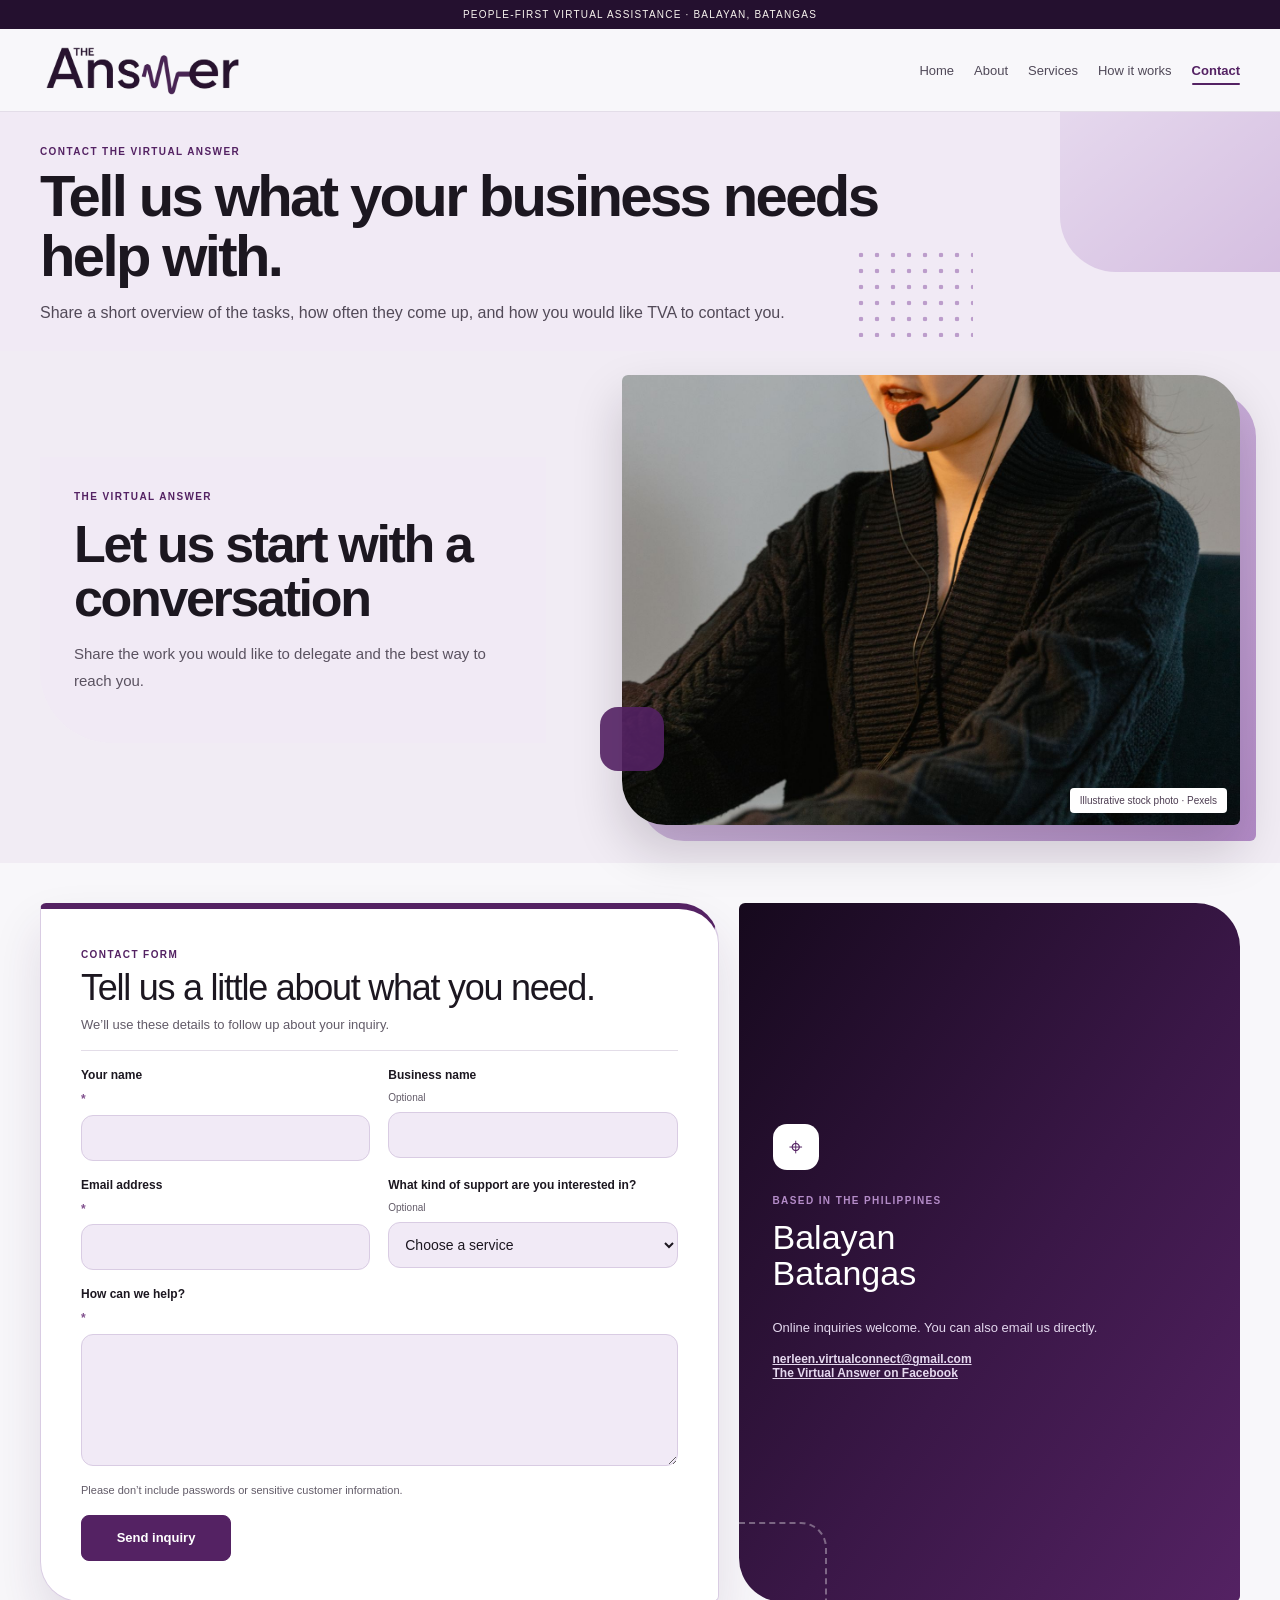
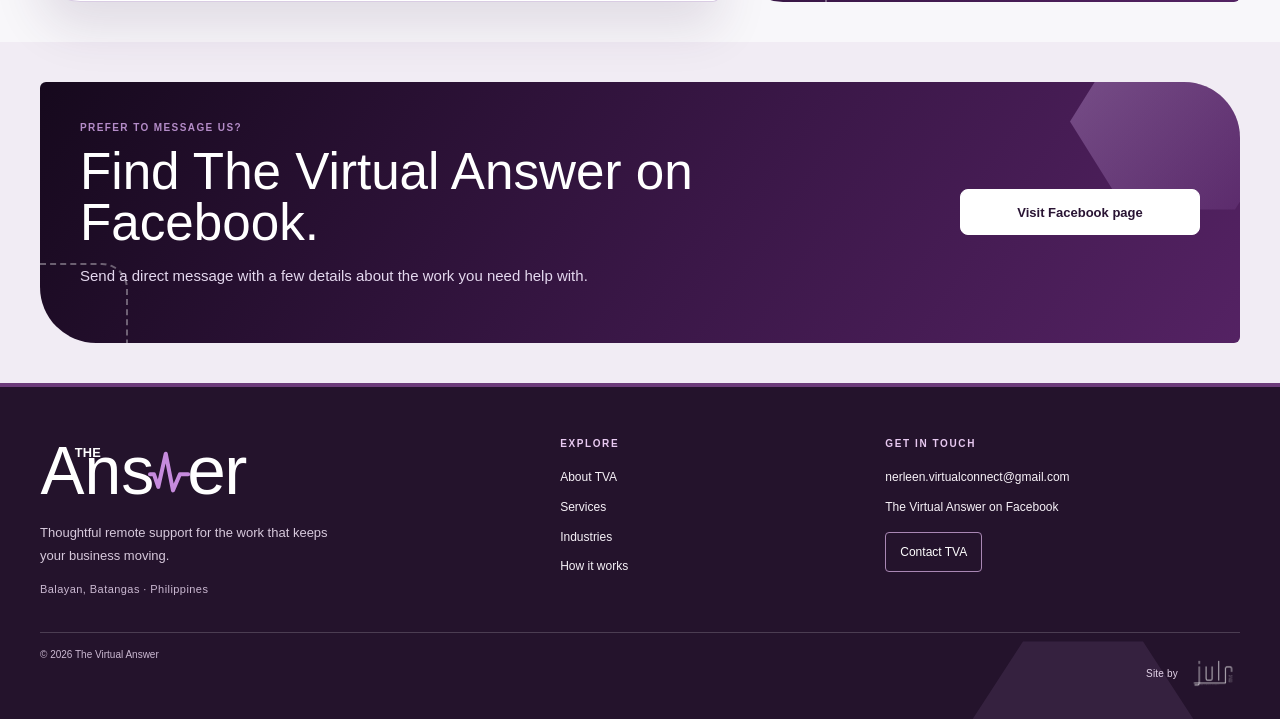
<file: contact.html>
<!doctype html><html lang="en"><head><meta charset="utf-8"><meta name="viewport" content="width=device-width,initial-scale=1"><meta name="theme-color" content="#30143A"><meta name="description" content="Contact The Virtual Answer to discuss business support needs, describe tasks, and ask about current availability."><link rel="canonical" href="https://tvaassist.com/contact/"><meta property="og:type" content="website"><meta property="og:site_name" content="The Virtual Answer"><meta property="og:title" content="Contact The Virtual Answer | Virtual Assistant Support"><meta property="og:description" content="Contact The Virtual Answer to discuss business support needs, describe tasks, and ask about current availability."><meta property="og:url" content="https://tvaassist.com/contact/"><title>Contact The Virtual Answer | Virtual Assistant Support</title><link rel="icon" type="image/png" sizes="512x512" href="/favicon.png"><link rel="apple-touch-icon" sizes="512x512" href="/favicon.png"><link rel="stylesheet" href="/site.css"><link rel="stylesheet" href="/boxes.css"></head><body data-page="contact"><div class="announcement">People-first virtual assistance · Balayan, Batangas</div><header><div class="wrap nav"><a class="brand" href="/" aria-label="The Virtual Answer home"><img class="brand-logo" src="/assets/the-answer-logo-web.png" alt="The Virtual Answer logo" width="1100" height="310" decoding="async"></a><button class="menu" aria-label="Open menu" aria-expanded="false">☰</button><nav class="navlinks" aria-label="Main navigation"><a href="/">Home</a><a href="/about/">About</a><a href="/services/">Services</a><a href="/how-it-works/">How it works</a><a href="/contact/">Contact</a></nav></div></header><main><section class="pagehead"><div class="wrap"><div class="eyebrow">Contact The Virtual Answer</div><h1>Tell us what your business needs help with.</h1><p class="lead">Share a short overview of the tasks, how often they come up, and how you would like TVA to contact you.</p></div></section><section class="content visual-intro visual-side"><div class="wrap visual-intro-inner"><figure><img src="/assets/web-06.jpg" alt="A woman wearing a headset while working at a laptop." loading="lazy" width="1400" height="2100" decoding="async"><figcaption>Illustrative stock photo · Pexels</figcaption></figure><div class="visual-copy"><div class="eyebrow">The Virtual Answer</div><h2>Let us start with a conversation</h2><p>Share the work you would like to delegate and the best way to reach you.</p></div></div></section><section class="content"><div class="wrap contact-layout"><form class="contact-form" name="contact" method="POST" action="https://api.web3forms.com/submit"><input type="hidden" name="access_key" value="a3d53023-a6a2-4c20-b3f1-995329bc1f33"><input type="hidden" name="subject" value="New contact inquiry — The Virtual Answer"><input type="hidden" name="redirect" value="https://tvaassist.com/thank-you/"><input type="checkbox" name="botcheck" class="hidden" style="display:none"><div class="form-heading"><div class="eyebrow">Contact form</div><h2>Tell us a little about what you need.</h2><p>We’ll use these details to follow up about your inquiry.</p></div><label class="form-field">Your name <span aria-hidden="true">*</span><input type="text" name="name" autocomplete="name" required></label><label class="form-field">Business name <span class="optional">Optional</span><input type="text" name="business" autocomplete="organization"></label><label class="form-field">Email address <span aria-hidden="true">*</span><input type="email" name="email" autocomplete="email" required></label><label class="form-field">What kind of support are you interested in? <span class="optional">Optional</span><select name="service"><option value="">Choose a service</option><option>Customer care</option><option>Lead and appointment support</option><option>Back-office assistance</option><option>Email and message coordination</option><option>Not sure yet</option></select></label><label class="form-field form-field-full">How can we help? <span aria-hidden="true">*</span><textarea name="message" rows="5" required></textarea></label><p class="form-privacy">Please don’t include passwords or sensitive customer information.</p><button class="button form-submit" type="submit">Send inquiry</button></form><aside class="local-card"><span class="local-mark" aria-hidden="true">⌖</span><div class="eyebrow">Based in the Philippines</div><h3>Balayan<br>Batangas</h3><p>Online inquiries welcome. You can also email us directly.</p><a href="mailto:nerleen.virtualconnect@gmail.com">nerleen.virtualconnect@gmail.com</a><a href="https://www.facebook.com/profile.php?id=61569814790833" target="_blank" rel="noopener noreferrer">The Virtual Answer on Facebook</a></aside></div></section><section class="content"><div class="wrap contactbox"><div><div class="eyebrow">Prefer to message us?</div><h2>Find The Virtual Answer on Facebook.</h2><p>Send a direct message with a few details about the work you need help with.</p></div><div class="contactlinks"><a class="button" href="https://www.facebook.com/profile.php?id=61569814790833" target="_blank" rel="noopener noreferrer">Visit Facebook page </a></div></div></section></main><footer class="site-footer"><div class="wrap footer-main"><div class="footer-brand"><a href="/" aria-label="The Virtual Answer home"><img class="footer-logo" src="/the-answer-logo-light.svg" alt="The Virtual Answer" width="820" height="250" decoding="async"></a><p>Thoughtful remote support for the work that keeps your business moving.</p><span class="footer-location">Balayan, Batangas · Philippines</span></div><div class="footer-column"><h2>Explore</h2><a href="/about/">About TVA</a><a href="/services/">Services</a><a href="/industries/">Industries</a><a href="/how-it-works/">How it works</a></div><div class="footer-column"><h2>Get in touch</h2><a href="mailto:nerleen.virtualconnect@gmail.com">nerleen.virtualconnect@gmail.com</a><a href="https://www.facebook.com/profile.php?id=61569814790833" target="_blank" rel="noopener noreferrer">The Virtual Answer on Facebook</a><a class="footer-contact" href="/contact/">Contact TVA </a></div></div><div class="wrap footer-bottom"><span>© <span data-year>2026</span> The Virtual Answer</span><a class="developer-credit" href="https://jullianalouisse.vercel.app/homepage.html" target="_blank" rel="noopener noreferrer" aria-label="Site by Juls Devs — visit the portfolio"><span>Site by</span><img src="/assets/juls-logo-devs-web.png" alt="Juls Devs" width="450" height="246" decoding="async" loading="lazy"></a></div></footer><script src="/site.js"></script><script src="/motion.js"></script></body></html>
</file>
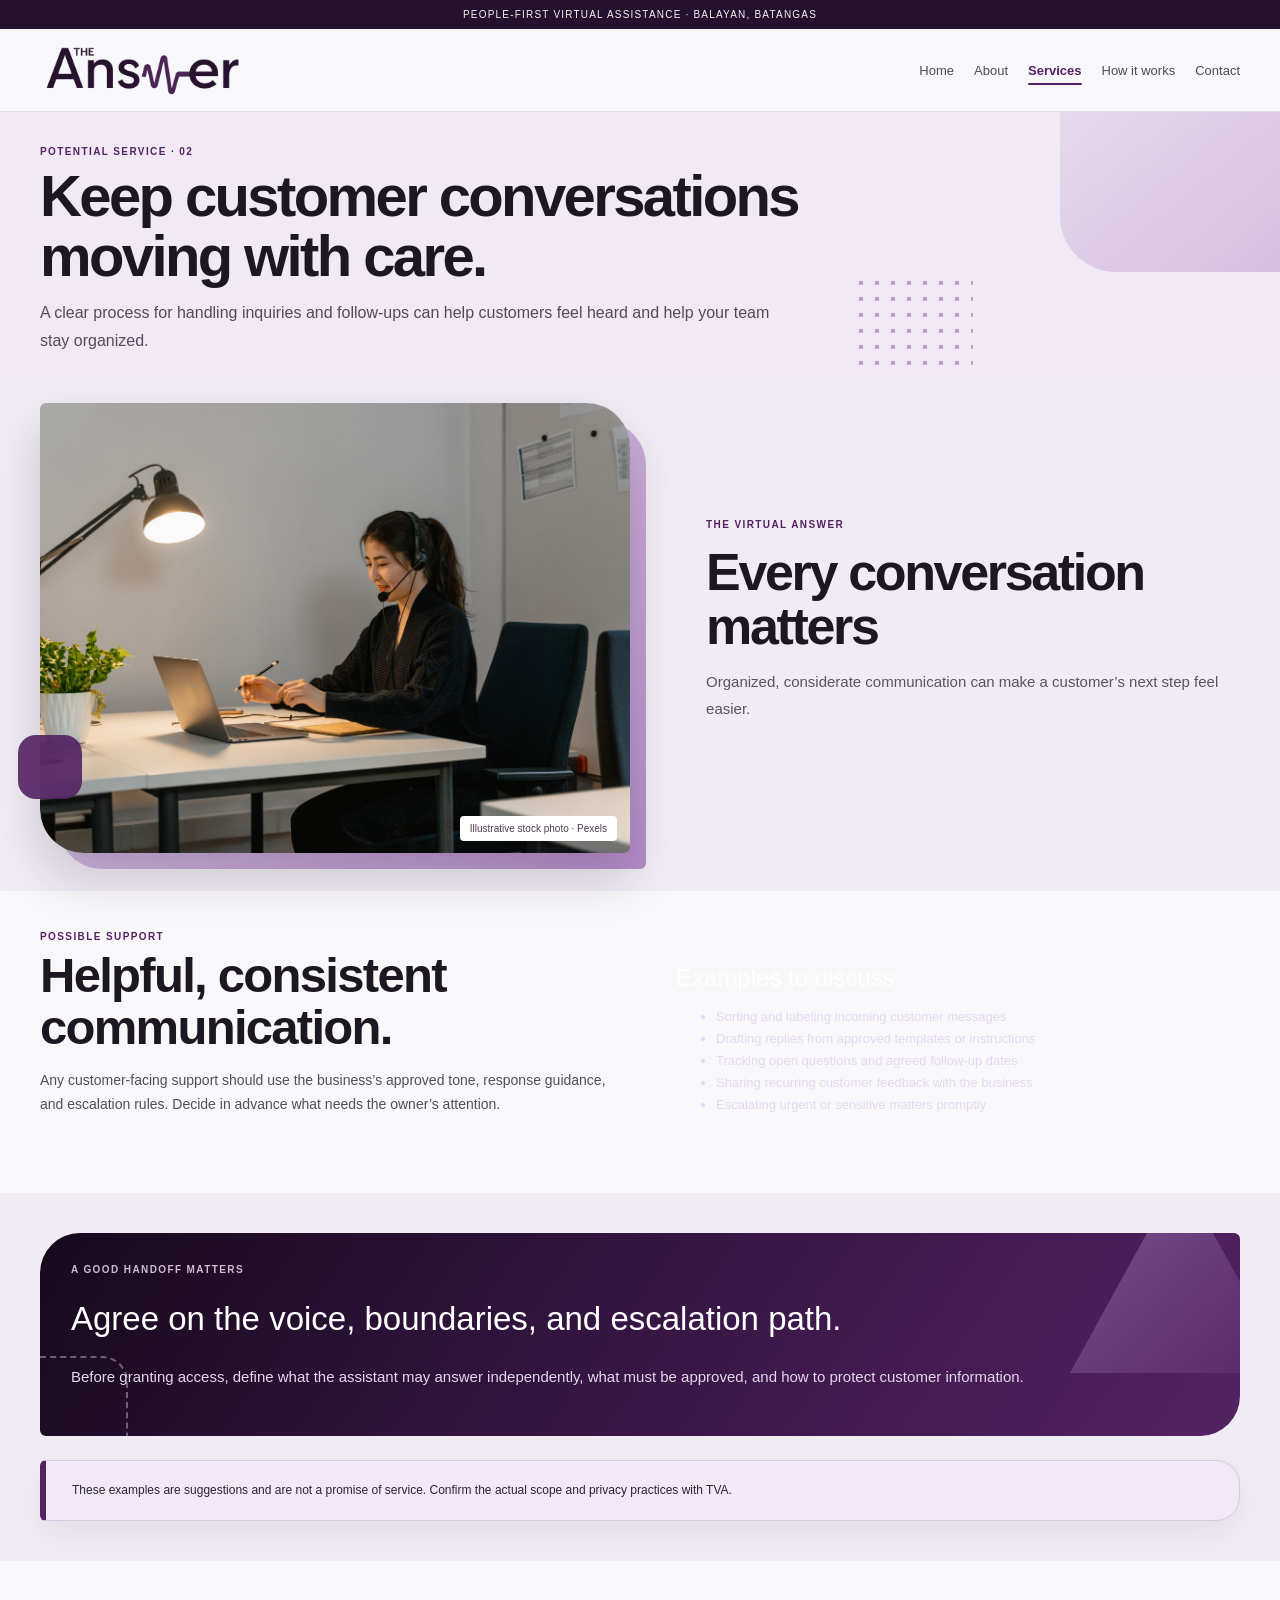
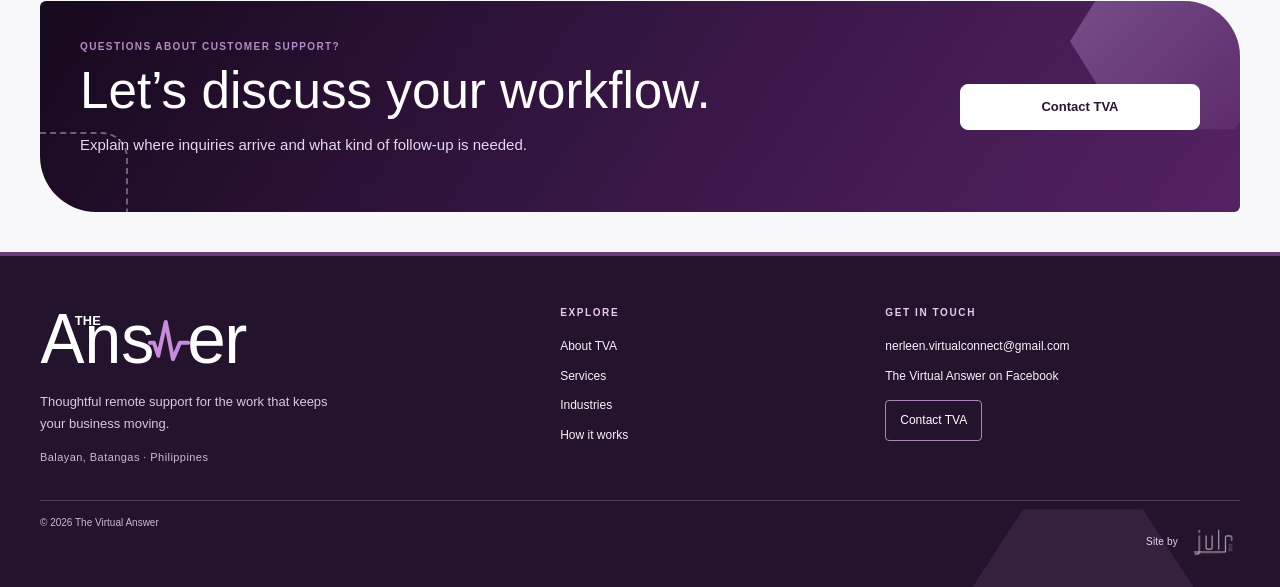
<file: customer-support.html>
<!doctype html><html lang="en"><head><meta charset="utf-8"><meta name="viewport" content="width=device-width,initial-scale=1"><meta name="theme-color" content="#30143A"><meta name="description" content="Explore customer care support for organizing inquiries, service requests, and follow-ups across your business communication channels."><link rel="canonical" href="https://tvaassist.com/customer-support/"><meta property="og:type" content="website"><meta property="og:site_name" content="The Virtual Answer"><meta property="og:title" content="Customer Care Support | The Virtual Answer"><meta property="og:description" content="Explore customer care support for organizing inquiries, service requests, and follow-ups across your business communication channels."><meta property="og:url" content="https://tvaassist.com/customer-support/"><title>Customer Care Support | The Virtual Answer</title><link rel="icon" type="image/png" sizes="512x512" href="/favicon.png"><link rel="apple-touch-icon" sizes="512x512" href="/favicon.png"><link rel="stylesheet" href="/site.css"><link rel="stylesheet" href="/boxes.css"></head><body data-page="customer-support"><div class="announcement">People-first virtual assistance · Balayan, Batangas</div><header><div class="wrap nav"><a class="brand" href="/" aria-label="The Virtual Answer home"><img class="brand-logo" src="/assets/the-answer-logo-web.png" alt="The Virtual Answer logo" width="1100" height="310" decoding="async"></a><button class="menu" aria-label="Open menu" aria-expanded="false">☰</button><nav class="navlinks" aria-label="Main navigation"><a href="/">Home</a><a href="/about/">About</a><a href="/services/">Services</a><a href="/how-it-works/">How it works</a><a href="/contact/">Contact</a></nav></div></header><main><section class="pagehead"><div class="wrap"><div class="eyebrow">Potential service · 02</div><h1>Keep customer conversations moving with care.</h1><p class="lead">A clear process for handling inquiries and follow-ups can help customers feel heard and help your team stay organized.</p></div></section><section class="content visual-intro visual-split"><div class="wrap visual-intro-inner"><figure><img src="/assets/web-07.jpg" alt="A customer support professional wearing a headset in an office." loading="lazy" width="1400" height="933" decoding="async"><figcaption>Illustrative stock photo · Pexels</figcaption></figure><div class="visual-copy"><div class="eyebrow">The Virtual Answer</div><h2>Every conversation matters</h2><p>Organized, considerate communication can make a customer’s next step feel easier.</p></div></div></section><section class="content"><div class="wrap two"><div><div class="eyebrow">Possible support</div><h2 class="section-title">Helpful, consistent communication.</h2><p class="bodycopy">Any customer-facing support should use the business’s approved tone, response guidance, and escalation rules. Decide in advance what needs the owner’s attention.</p></div><div class="card"><h2>Examples to discuss</h2><ul><li>Sorting and labeling incoming customer messages</li><li>Drafting replies from approved templates or instructions</li><li>Tracking open questions and agreed follow-up dates</li><li>Sharing recurring customer feedback with the business</li><li>Escalating urgent or sensitive matters promptly</li></ul></div></div></section><section class="content"><div class="wrap callout"><div class="eyebrow" style="color:var(--lime)">A good handoff matters</div><h2>Agree on the voice, boundaries, and escalation path.</h2><p>Before granting access, define what the assistant may answer independently, what must be approved, and how to protect customer information.</p></div><div class="wrap notice">These examples are suggestions and are not a promise of service. Confirm the actual scope and privacy practices with TVA.</div></section><section class="content"><div class="wrap contactbox"><div><div class="eyebrow">Questions about customer support?</div><h2>Let’s discuss your workflow.</h2><p>Explain where inquiries arrive and what kind of follow-up is needed.</p></div><div class="contactlinks"><a class="button" href="/contact/">Contact TVA </a></div></div></section></main><footer class="site-footer"><div class="wrap footer-main"><div class="footer-brand"><a href="/" aria-label="The Virtual Answer home"><img class="footer-logo" src="/the-answer-logo-light.svg" alt="The Virtual Answer" width="820" height="250" decoding="async"></a><p>Thoughtful remote support for the work that keeps your business moving.</p><span class="footer-location">Balayan, Batangas · Philippines</span></div><div class="footer-column"><h2>Explore</h2><a href="/about/">About TVA</a><a href="/services/">Services</a><a href="/industries/">Industries</a><a href="/how-it-works/">How it works</a></div><div class="footer-column"><h2>Get in touch</h2><a href="mailto:nerleen.virtualconnect@gmail.com">nerleen.virtualconnect@gmail.com</a><a href="https://www.facebook.com/profile.php?id=61569814790833" target="_blank" rel="noopener noreferrer">The Virtual Answer on Facebook</a><a class="footer-contact" href="/contact/">Contact TVA </a></div></div><div class="wrap footer-bottom"><span>© <span data-year>2026</span> The Virtual Answer</span><a class="developer-credit" href="https://jullianalouisse.vercel.app/homepage.html" target="_blank" rel="noopener noreferrer" aria-label="Site by Juls Devs — visit the portfolio"><span>Site by</span><img src="/assets/juls-logo-devs-web.png" alt="Juls Devs" width="450" height="246" decoding="async" loading="lazy"></a></div></footer><script src="/site.js"></script><script src="/motion.js"></script></body></html>
</file>
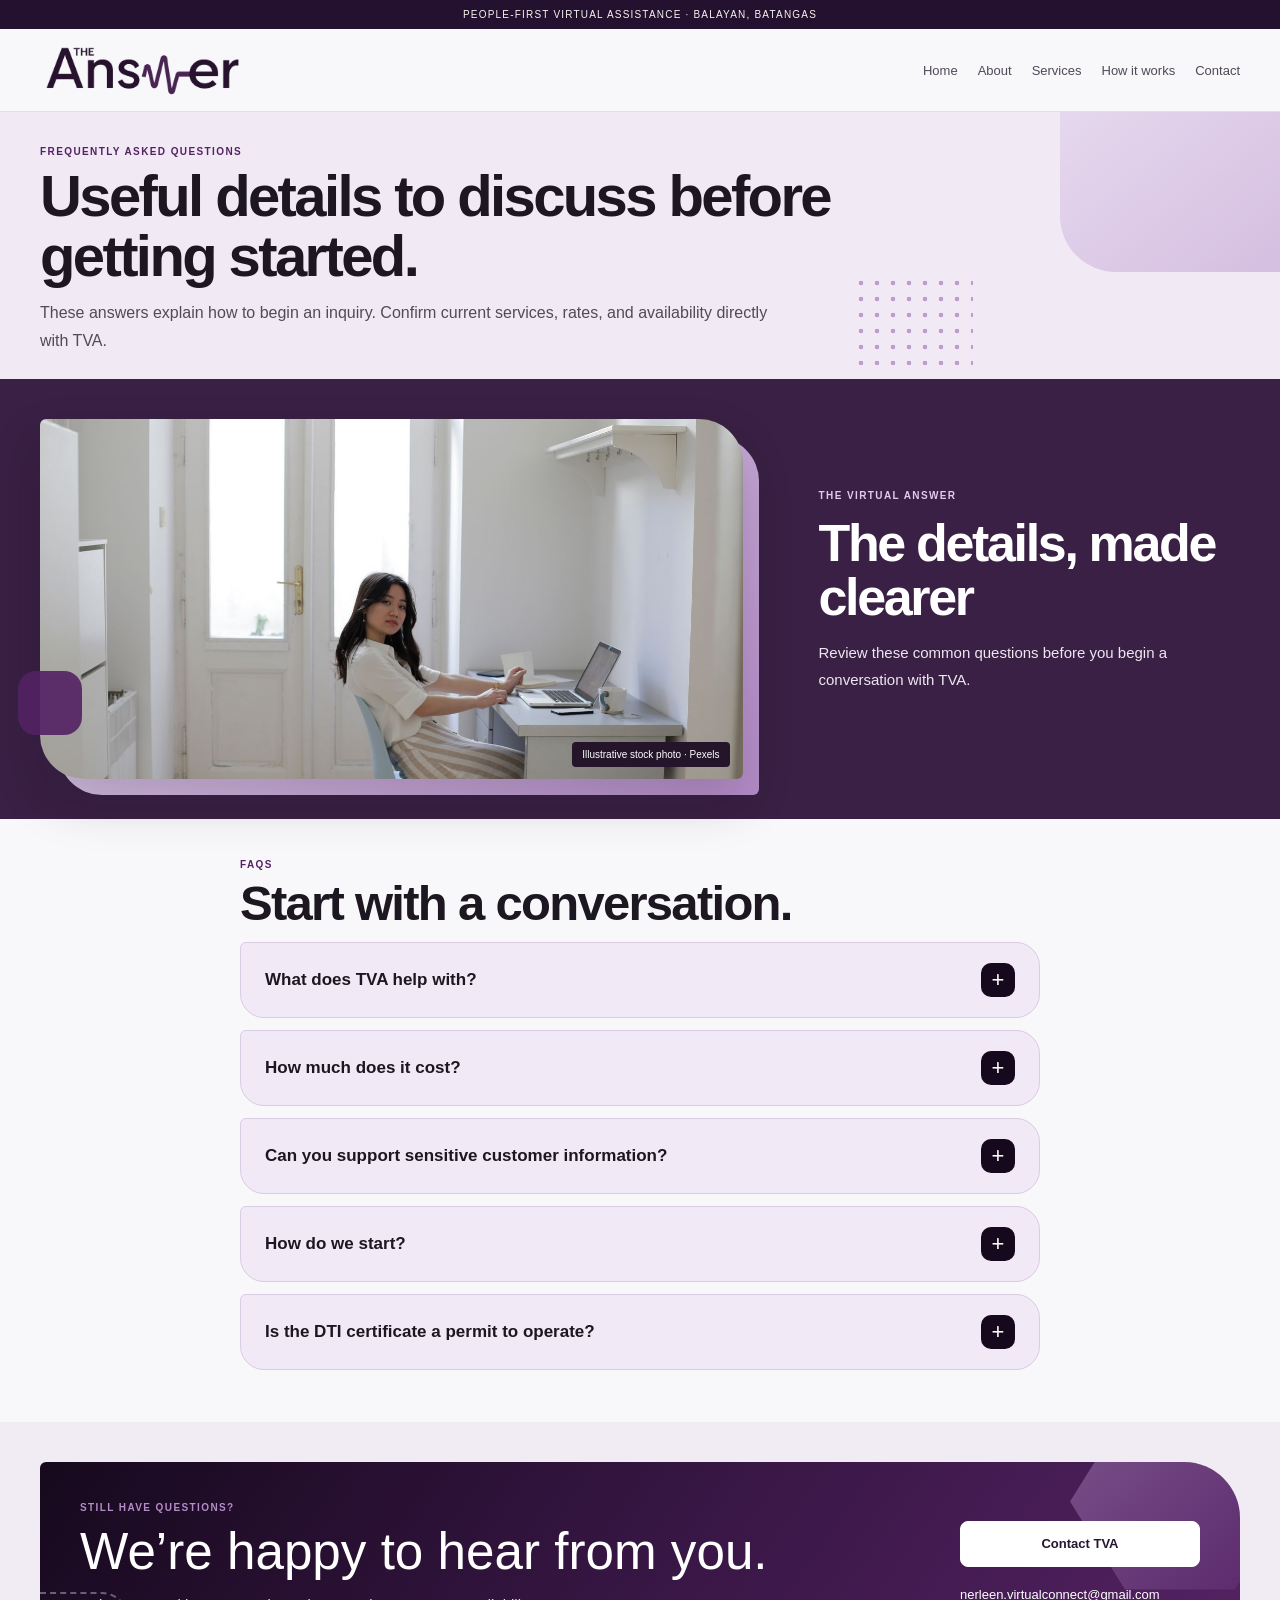
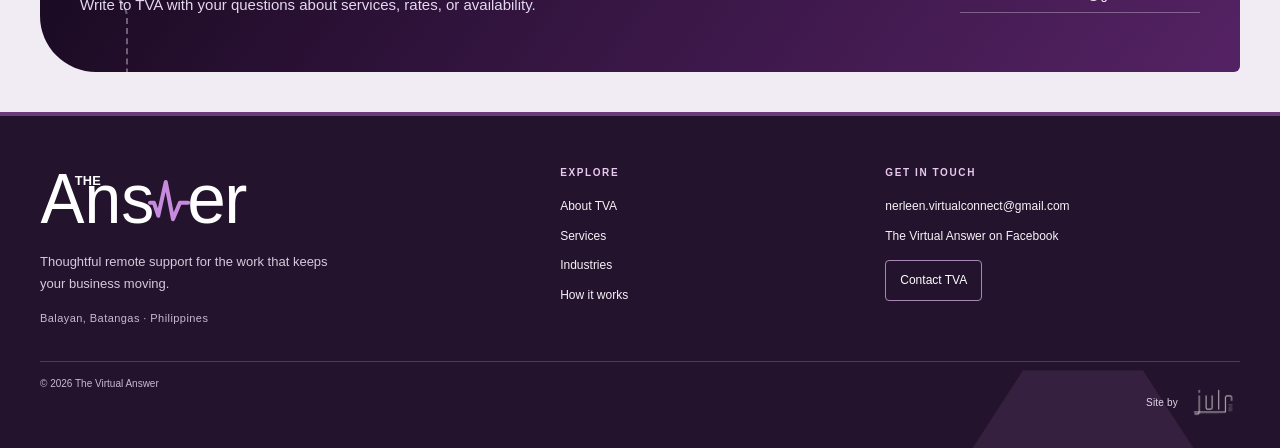
<file: faq.html>
<!doctype html><html lang="en"><head><meta charset="utf-8"><meta name="viewport" content="width=device-width,initial-scale=1"><meta name="theme-color" content="#30143A"><meta name="description" content="Find answers about contacting The Virtual Answer, discussing tasks, and asking about virtual assistance availability."><link rel="canonical" href="https://tvaassist.com/faq/"><meta property="og:type" content="website"><meta property="og:site_name" content="The Virtual Answer"><meta property="og:title" content="Virtual Assistant Support FAQs | The Virtual Answer"><meta property="og:description" content="Find answers about contacting The Virtual Answer, discussing tasks, and asking about virtual assistance availability."><meta property="og:url" content="https://tvaassist.com/faq/"><title>Virtual Assistant Support FAQs | The Virtual Answer</title><link rel="icon" type="image/png" sizes="512x512" href="/favicon.png"><link rel="apple-touch-icon" sizes="512x512" href="/favicon.png"><link rel="stylesheet" href="/site.css"><link rel="stylesheet" href="/boxes.css"><script type="application/ld+json">
{
  "@context": "https://schema.org",
  "@type": "FAQPage",
  "mainEntity": [
    {"@type":"Question","name":"What does TVA help with?","acceptedAnswer":{"@type":"Answer","text":"Possible areas include customer care, lead follow-up, appointment coordination, and back-office tasks. Contact TVA to confirm current offerings."}},
    {"@type":"Question","name":"How much does it cost?","acceptedAnswer":{"@type":"Answer","text":"TVA pricing is not listed here. Contact TVA for current rates and written service terms."}},
    {"@type":"Question","name":"Can you support sensitive customer information?","acceptedAnswer":{"@type":"Answer","text":"Discuss the type of information and required safeguards before sharing access. Do not send sensitive data through an unsecured channel."}},
    {"@type":"Question","name":"How do we start?","acceptedAnswer":{"@type":"Answer","text":"Email nerleen.virtualconnect@gmail.com with a short summary of the tasks and your preferred contact method."}},
    {"@type":"Question","name":"Is the DTI certificate a permit to operate?","acceptedAnswer":{"@type":"Answer","text":"DTI business-name registration does not replace permits needed to operate. Check the requirements for your business and location in the DTI Business Name Registration FAQs."}}
  ]
}
</script></head><body data-page="faq"><div class="announcement">People-first virtual assistance · Balayan, Batangas</div><header><div class="wrap nav"><a class="brand" href="/" aria-label="The Virtual Answer home"><img class="brand-logo" src="/assets/the-answer-logo-web.png" alt="The Virtual Answer logo" width="1100" height="310" decoding="async"></a><button class="menu" aria-label="Open menu" aria-expanded="false">☰</button><nav class="navlinks" aria-label="Main navigation"><a href="/">Home</a><a href="/about/">About</a><a href="/services/">Services</a><a href="/how-it-works/">How it works</a><a href="/contact/">Contact</a></nav></div></header><main><section class="pagehead"><div class="wrap"><div class="eyebrow">Frequently asked questions</div><h1>Useful details to discuss before getting started.</h1><p class="lead">These answers explain how to begin an inquiry. Confirm current services, rates, and availability directly with TVA.</p></div></section><section class="content visual-intro visual-banner"><div class="wrap visual-intro-inner"><figure><img src="/assets/web-08.jpg" alt="A woman working on a laptop in a bright home office." loading="lazy" width="1400" height="933" decoding="async"><figcaption>Illustrative stock photo · Pexels</figcaption></figure><div class="visual-copy"><div class="eyebrow">The Virtual Answer</div><h2>The details, made clearer</h2><p>Review these common questions before you begin a conversation with TVA.</p></div></div></section><section class="content"><div class="wrap faq-list"><div class="eyebrow">FAQs</div><h2 class="section-title">Start with a conversation.</h2><details class="faq-item"><summary>What does TVA help with?</summary><p>Possible areas include customer care, lead follow-up, appointment coordination, and back-office tasks. Contact TVA to confirm current offerings.</p></details><details class="faq-item"><summary>How much does it cost?</summary><p>TVA pricing is not listed here. Contact TVA for current rates and written service terms.</p></details><details class="faq-item"><summary>Can you support sensitive customer information?</summary><p>Discuss the type of information and required safeguards before sharing access. Do not send sensitive data through an unsecured channel.</p></details><details class="faq-item"><summary>How do we start?</summary><p>Email nerleen.virtualconnect@gmail.com with a short summary of the tasks and your preferred contact method.</p></details><details class="faq-item"><summary>Is the DTI certificate a permit to operate?</summary><p>DTI business-name registration does not replace permits needed to operate. Check the requirements for your business and location in the <a href="https://bnrs.dti.gov.ph/faq">DTI Business Name Registration FAQs</a>.</p></details></div></section><section class="content"><div class="wrap contactbox"><div><div class="eyebrow">Still have questions?</div><h2>We’re happy to hear from you.</h2><p>Write to TVA with your questions about services, rates, or availability.</p></div><div class="contactlinks"><a class="button" href="/contact/">Contact TVA </a><a href="mailto:nerleen.virtualconnect@gmail.com">nerleen.virtualconnect@gmail.com</a></div></div></section></main><footer class="site-footer"><div class="wrap footer-main"><div class="footer-brand"><a href="/" aria-label="The Virtual Answer home"><img class="footer-logo" src="/the-answer-logo-light.svg" alt="The Virtual Answer" width="820" height="250" decoding="async"></a><p>Thoughtful remote support for the work that keeps your business moving.</p><span class="footer-location">Balayan, Batangas · Philippines</span></div><div class="footer-column"><h2>Explore</h2><a href="/about/">About TVA</a><a href="/services/">Services</a><a href="/industries/">Industries</a><a href="/how-it-works/">How it works</a></div><div class="footer-column"><h2>Get in touch</h2><a href="mailto:nerleen.virtualconnect@gmail.com">nerleen.virtualconnect@gmail.com</a><a href="https://www.facebook.com/profile.php?id=61569814790833" target="_blank" rel="noopener noreferrer">The Virtual Answer on Facebook</a><a class="footer-contact" href="/contact/">Contact TVA </a></div></div><div class="wrap footer-bottom"><span>© <span data-year>2026</span> The Virtual Answer</span><a class="developer-credit" href="https://jullianalouisse.vercel.app/homepage.html" target="_blank" rel="noopener noreferrer" aria-label="Site by Juls Devs — visit the portfolio"><span>Site by</span><img src="/assets/juls-logo-devs-web.png" alt="Juls Devs" width="450" height="246" decoding="async" loading="lazy"></a></div></footer><script src="/site.js"></script><script src="/motion.js"></script></body></html>
</file>
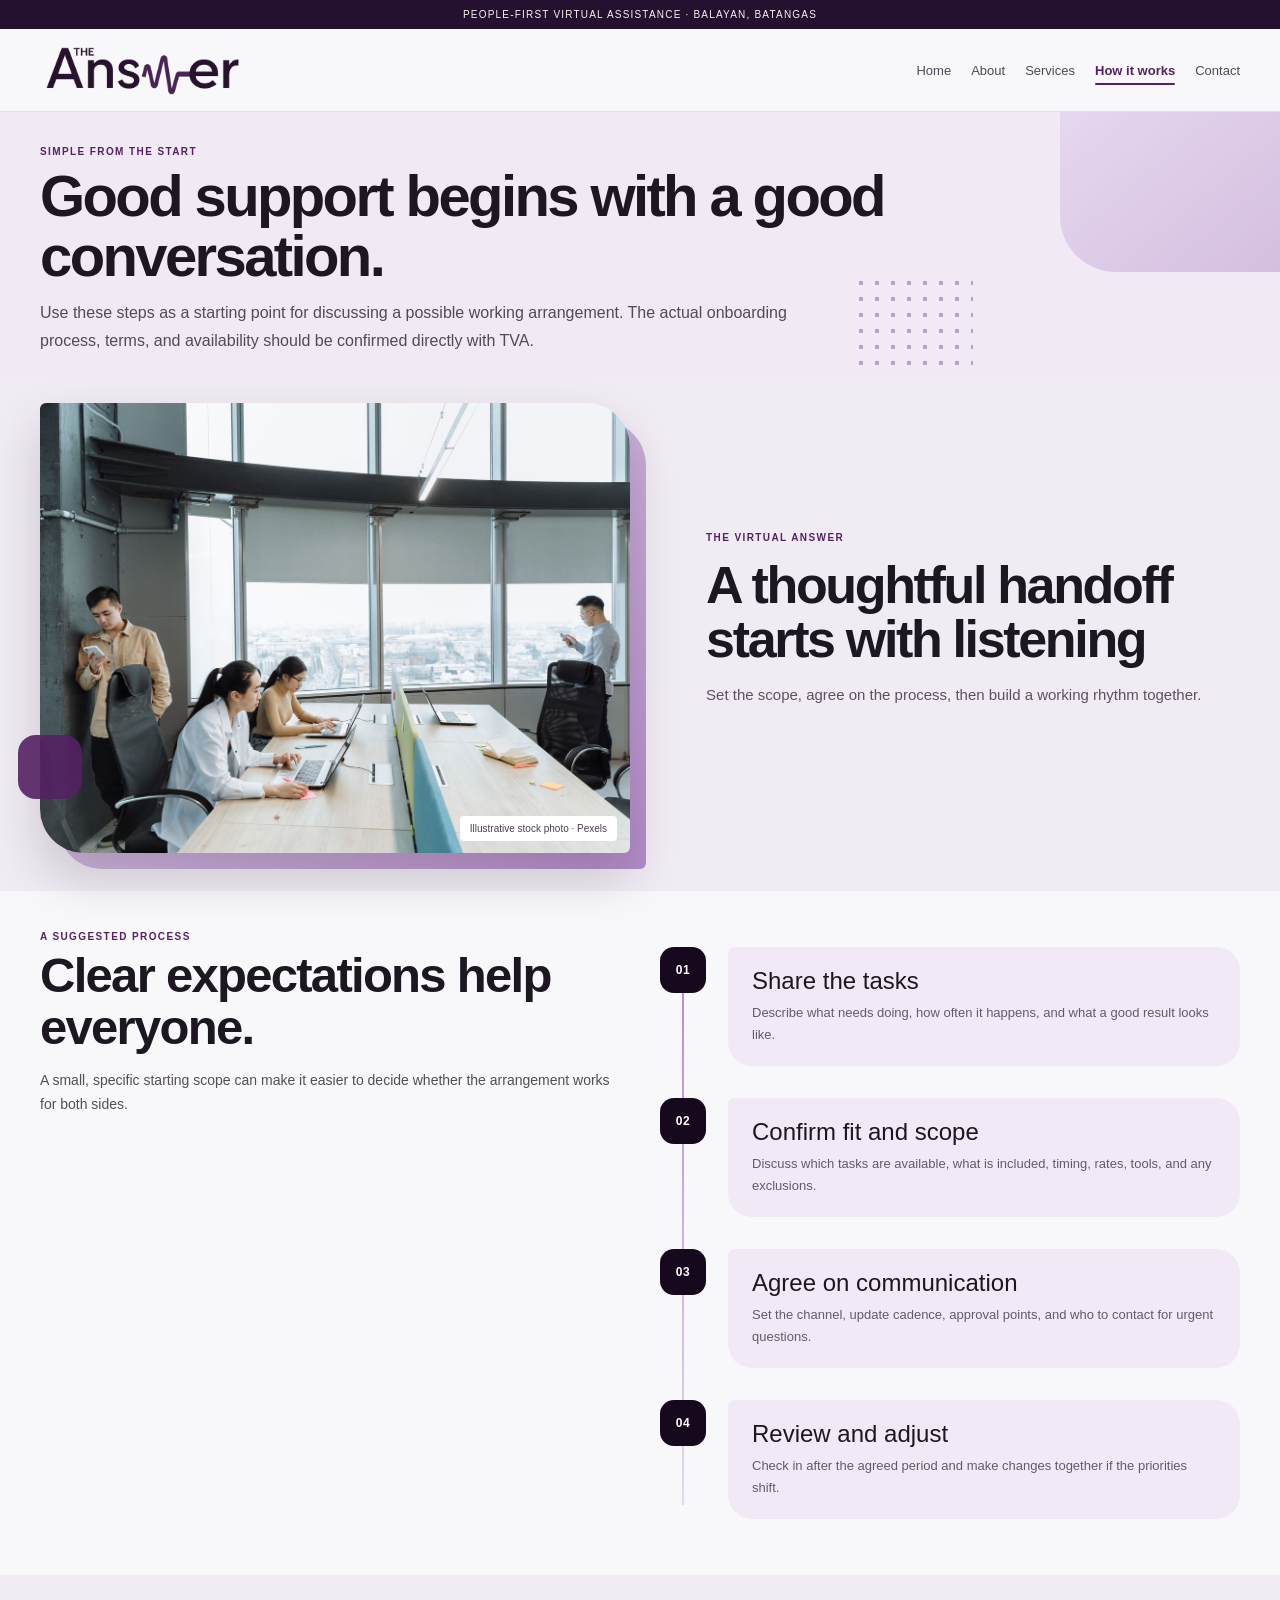
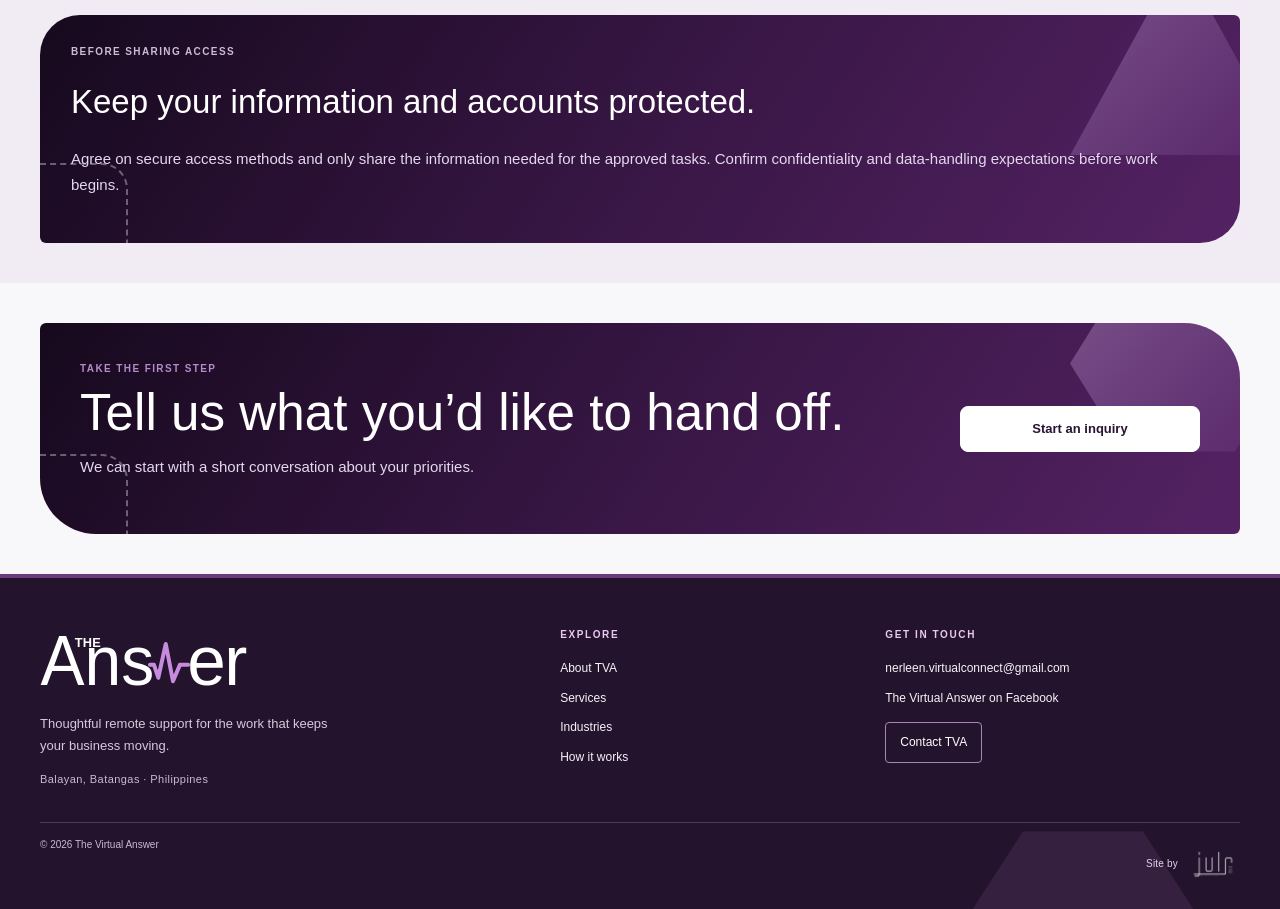
<file: how-it-works.html>
<!doctype html><html lang="en"><head><meta charset="utf-8"><meta name="viewport" content="width=device-width,initial-scale=1"><meta name="theme-color" content="#30143A"><meta name="description" content="Learn how to discuss your needs, agree on tasks and communication, and plan a clear start with The Virtual Answer."><link rel="canonical" href="https://tvaassist.com/how-it-works/"><meta property="og:type" content="website"><meta property="og:site_name" content="The Virtual Answer"><meta property="og:title" content="How Virtual Assistant Support Works | The Virtual Answer"><meta property="og:description" content="Learn how to discuss your needs, agree on tasks and communication, and plan a clear start with The Virtual Answer."><meta property="og:url" content="https://tvaassist.com/how-it-works/"><title>How Virtual Assistant Support Works | The Virtual Answer</title><link rel="icon" type="image/png" sizes="512x512" href="/favicon.png"><link rel="apple-touch-icon" sizes="512x512" href="/favicon.png"><link rel="stylesheet" href="/site.css"><link rel="stylesheet" href="/boxes.css"></head><body data-page="how-it-works"><div class="announcement">People-first virtual assistance · Balayan, Batangas</div><header><div class="wrap nav"><a class="brand" href="/" aria-label="The Virtual Answer home"><img class="brand-logo" src="/assets/the-answer-logo-web.png" alt="The Virtual Answer logo" width="1100" height="310" decoding="async"></a><button class="menu" aria-label="Open menu" aria-expanded="false">☰</button><nav class="navlinks" aria-label="Main navigation"><a href="/">Home</a><a href="/about/">About</a><a href="/services/">Services</a><a href="/how-it-works/">How it works</a><a href="/contact/">Contact</a></nav></div></header><main><section class="pagehead"><div class="wrap"><div class="eyebrow">Simple from the start</div><h1>Good support begins with a good conversation.</h1><p class="lead">Use these steps as a starting point for discussing a possible working arrangement. The actual onboarding process, terms, and availability should be confirmed directly with TVA.</p></div></section><section class="content visual-intro visual-split"><div class="wrap visual-intro-inner"><figure><img src="/assets/web-09.jpg" alt="Colleagues working together around a table in a bright office." loading="lazy" width="1400" height="933" decoding="async"><figcaption>Illustrative stock photo · Pexels</figcaption></figure><div class="visual-copy"><div class="eyebrow">The Virtual Answer</div><h2>A thoughtful handoff starts with listening</h2><p>Set the scope, agree on the process, then build a working rhythm together.</p></div></div></section><section class="content"><div class="wrap two"><div><div class="eyebrow">A suggested process</div><h2 class="section-title">Clear expectations help everyone.</h2><p class="bodycopy">A small, specific starting scope can make it easier to decide whether the arrangement works for both sides.</p></div><div class="steps"><article class="step"><div><h3>Share the tasks</h3><p>Describe what needs doing, how often it happens, and what a good result looks like.</p></div></article><article class="step"><div><h3>Confirm fit and scope</h3><p>Discuss which tasks are available, what is included, timing, rates, tools, and any exclusions.</p></div></article><article class="step"><div><h3>Agree on communication</h3><p>Set the channel, update cadence, approval points, and who to contact for urgent questions.</p></div></article><article class="step"><div><h3>Review and adjust</h3><p>Check in after the agreed period and make changes together if the priorities shift.</p></div></article></div></div></section><section class="content"><div class="wrap callout"><div class="eyebrow" style="color:var(--lime)">Before sharing access</div><h2>Keep your information and accounts protected.</h2><p>Agree on secure access methods and only share the information needed for the approved tasks. Confirm confidentiality and data-handling expectations before work begins.</p></div></section><section class="content"><div class="wrap contactbox"><div><div class="eyebrow">Take the first step</div><h2>Tell us what you’d like to hand off.</h2><p>We can start with a short conversation about your priorities.</p></div><div class="contactlinks"><a class="button" href="/contact/">Start an inquiry </a></div></div></section></main><footer class="site-footer"><div class="wrap footer-main"><div class="footer-brand"><a href="/" aria-label="The Virtual Answer home"><img class="footer-logo" src="/the-answer-logo-light.svg" alt="The Virtual Answer" width="820" height="250" decoding="async"></a><p>Thoughtful remote support for the work that keeps your business moving.</p><span class="footer-location">Balayan, Batangas · Philippines</span></div><div class="footer-column"><h2>Explore</h2><a href="/about/">About TVA</a><a href="/services/">Services</a><a href="/industries/">Industries</a><a href="/how-it-works/">How it works</a></div><div class="footer-column"><h2>Get in touch</h2><a href="mailto:nerleen.virtualconnect@gmail.com">nerleen.virtualconnect@gmail.com</a><a href="https://www.facebook.com/profile.php?id=61569814790833" target="_blank" rel="noopener noreferrer">The Virtual Answer on Facebook</a><a class="footer-contact" href="/contact/">Contact TVA </a></div></div><div class="wrap footer-bottom"><span>© <span data-year>2026</span> The Virtual Answer</span><a class="developer-credit" href="https://jullianalouisse.vercel.app/homepage.html" target="_blank" rel="noopener noreferrer" aria-label="Site by Juls Devs — visit the portfolio"><span>Site by</span><img src="/assets/juls-logo-devs-web.png" alt="Juls Devs" width="450" height="246" decoding="async" loading="lazy"></a></div></footer><script src="/site.js"></script><script src="/motion.js"></script></body></html>
</file>
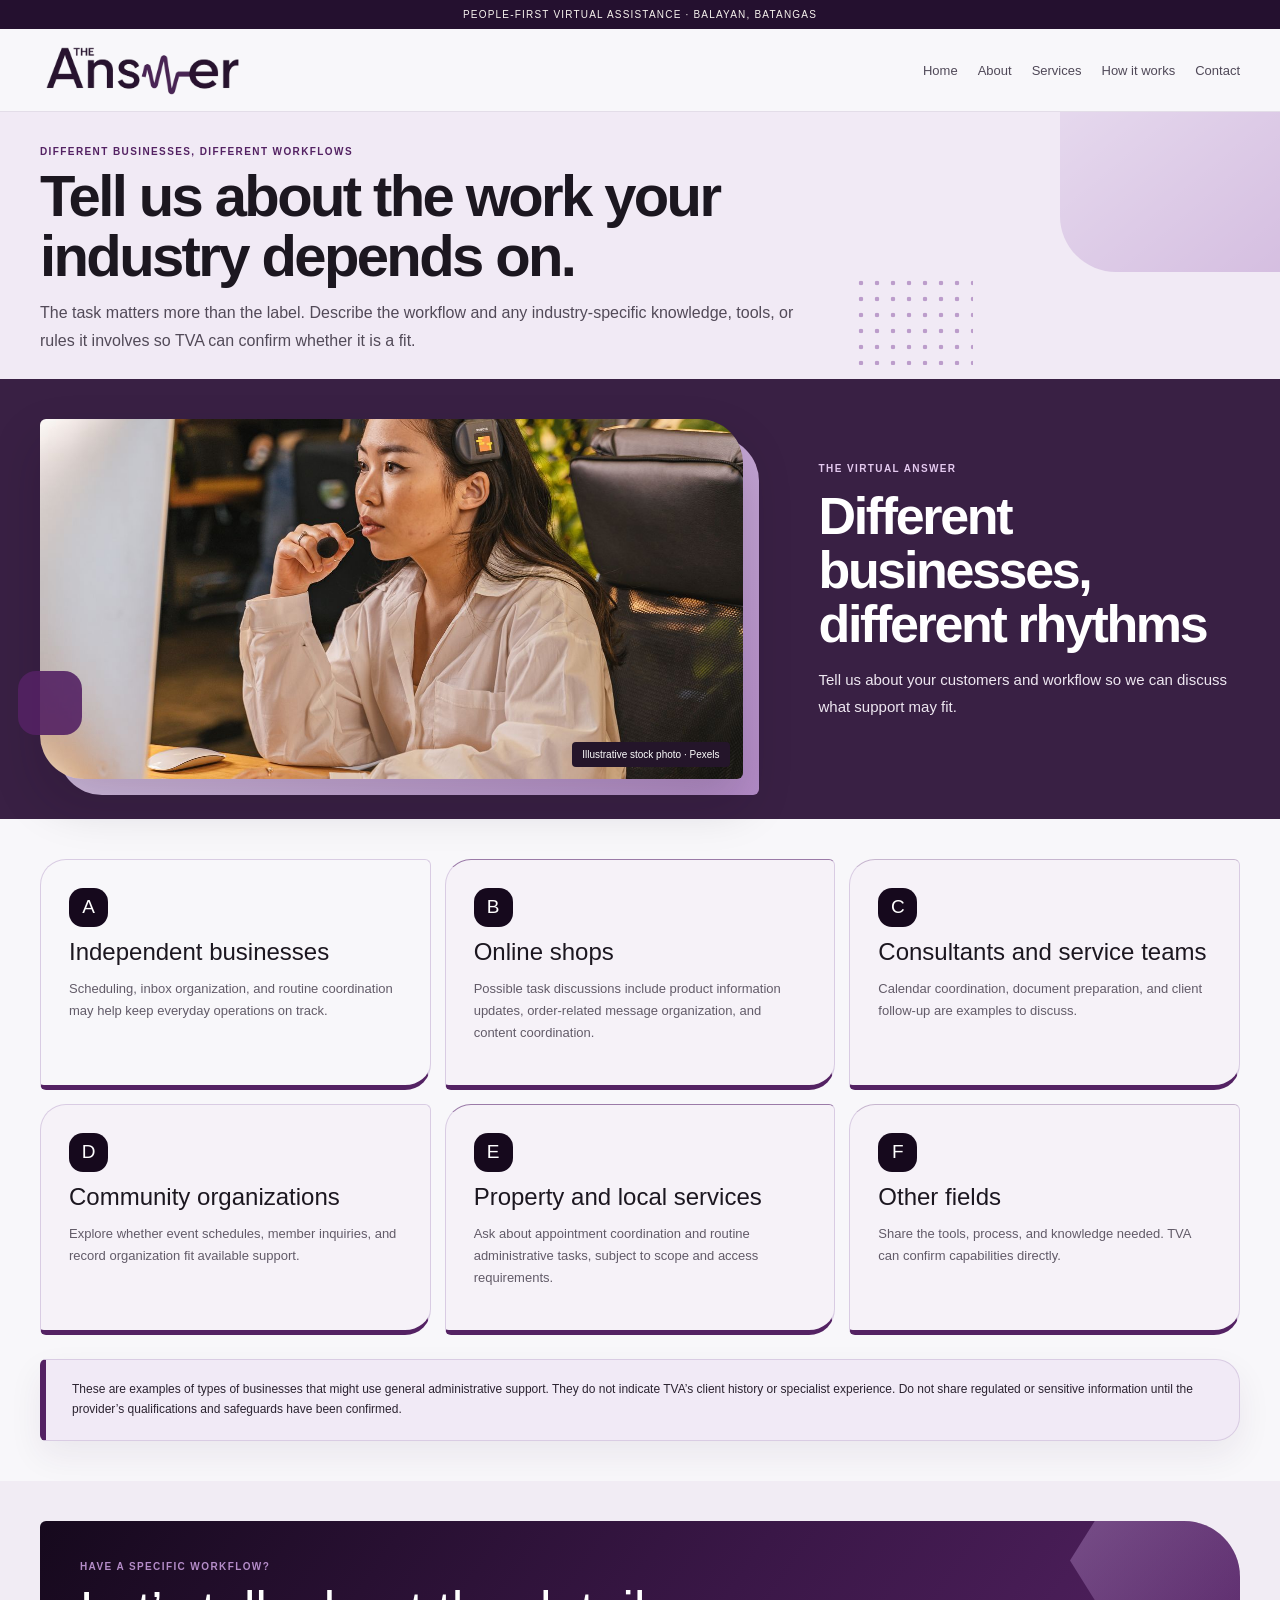
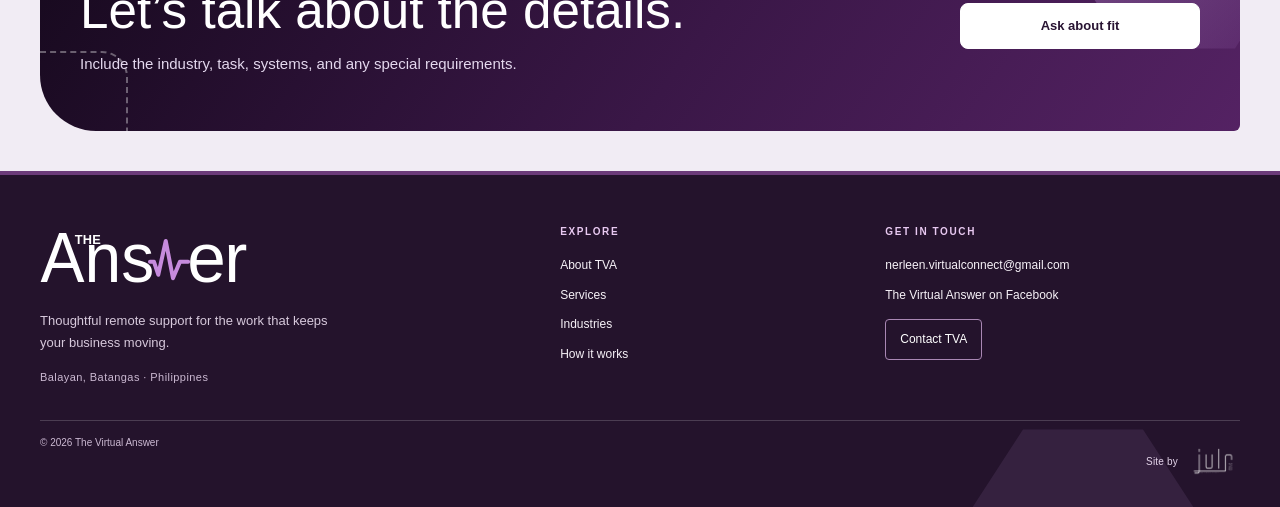
<file: industries.html>
<!doctype html><html lang="en"><head><meta charset="utf-8"><meta name="viewport" content="width=device-width,initial-scale=1"><meta name="theme-color" content="#30143A"><meta name="description" content="See business contexts where virtual assistance may help with customer communication, follow-ups, and routine operations."><link rel="canonical" href="https://tvaassist.com/industries/"><meta property="og:type" content="website"><meta property="og:site_name" content="The Virtual Answer"><meta property="og:title" content="Industries We Support | The Virtual Answer"><meta property="og:description" content="See business contexts where virtual assistance may help with customer communication, follow-ups, and routine operations."><meta property="og:url" content="https://tvaassist.com/industries/"><title>Industries We Support | The Virtual Answer</title><link rel="icon" type="image/png" sizes="512x512" href="/favicon.png"><link rel="apple-touch-icon" sizes="512x512" href="/favicon.png"><link rel="stylesheet" href="/site.css"><link rel="stylesheet" href="/boxes.css"></head><body data-page="industries"><div class="announcement">People-first virtual assistance · Balayan, Batangas</div><header><div class="wrap nav"><a class="brand" href="/" aria-label="The Virtual Answer home"><img class="brand-logo" src="/assets/the-answer-logo-web.png" alt="The Virtual Answer logo" width="1100" height="310" decoding="async"></a><button class="menu" aria-label="Open menu" aria-expanded="false">☰</button><nav class="navlinks" aria-label="Main navigation"><a href="/">Home</a><a href="/about/">About</a><a href="/services/">Services</a><a href="/how-it-works/">How it works</a><a href="/contact/">Contact</a></nav></div></header><main><section class="pagehead"><div class="wrap"><div class="eyebrow">Different businesses, different workflows</div><h1>Tell us about the work your industry depends on.</h1><p class="lead">The task matters more than the label. Describe the workflow and any industry-specific knowledge, tools, or rules it involves so TVA can confirm whether it is a fit.</p></div></section><section class="content visual-intro visual-banner"><div class="wrap visual-intro-inner"><figure><img src="/assets/web-10.jpg" alt="A woman wearing a headset and speaking on a call." loading="lazy" width="1400" height="933" decoding="async"><figcaption>Illustrative stock photo · Pexels</figcaption></figure><div class="visual-copy"><div class="eyebrow">The Virtual Answer</div><h2>Different businesses, different rhythms</h2><p>Tell us about your customers and workflow so we can discuss what support may fit.</p></div></div></section><section class="content"><div class="wrap grid"><article class="card"><div class="icon">A</div><h2>Independent businesses</h2><p>Scheduling, inbox organization, and routine coordination may help keep everyday operations on track.</p></article><article class="card"><div class="icon">B</div><h2>Online shops</h2><p>Possible task discussions include product information updates, order-related message organization, and content coordination.</p></article><article class="card"><div class="icon">C</div><h2>Consultants and service teams</h2><p>Calendar coordination, document preparation, and client follow-up are examples to discuss.</p></article><article class="card"><div class="icon">D</div><h2>Community organizations</h2><p>Explore whether event schedules, member inquiries, and record organization fit available support.</p></article><article class="card"><div class="icon">E</div><h2>Property and local services</h2><p>Ask about appointment coordination and routine administrative tasks, subject to scope and access requirements.</p></article><article class="card"><div class="icon">F</div><h2>Other fields</h2><p>Share the tools, process, and knowledge needed. TVA can confirm capabilities directly.</p></article></div><div class="wrap notice">These are examples of types of businesses that might use general administrative support. They do not indicate TVA’s client history or specialist experience. Do not share regulated or sensitive information until the provider’s qualifications and safeguards have been confirmed.</div></section><section class="content"><div class="wrap contactbox"><div><div class="eyebrow">Have a specific workflow?</div><h2>Let’s talk about the details.</h2><p>Include the industry, task, systems, and any special requirements.</p></div><div class="contactlinks"><a class="button" href="/contact/">Ask about fit </a></div></div></section></main><footer class="site-footer"><div class="wrap footer-main"><div class="footer-brand"><a href="/" aria-label="The Virtual Answer home"><img class="footer-logo" src="/the-answer-logo-light.svg" alt="The Virtual Answer" width="820" height="250" decoding="async"></a><p>Thoughtful remote support for the work that keeps your business moving.</p><span class="footer-location">Balayan, Batangas · Philippines</span></div><div class="footer-column"><h2>Explore</h2><a href="/about/">About TVA</a><a href="/services/">Services</a><a href="/industries/">Industries</a><a href="/how-it-works/">How it works</a></div><div class="footer-column"><h2>Get in touch</h2><a href="mailto:nerleen.virtualconnect@gmail.com">nerleen.virtualconnect@gmail.com</a><a href="https://www.facebook.com/profile.php?id=61569814790833" target="_blank" rel="noopener noreferrer">The Virtual Answer on Facebook</a><a class="footer-contact" href="/contact/">Contact TVA </a></div></div><div class="wrap footer-bottom"><span>© <span data-year>2026</span> The Virtual Answer</span><a class="developer-credit" href="https://jullianalouisse.vercel.app/homepage.html" target="_blank" rel="noopener noreferrer" aria-label="Site by Juls Devs — visit the portfolio"><span>Site by</span><img src="/assets/juls-logo-devs-web.png" alt="Juls Devs" width="450" height="246" decoding="async" loading="lazy"></a></div></footer><script src="/site.js"></script><script src="/motion.js"></script></body></html>
</file>
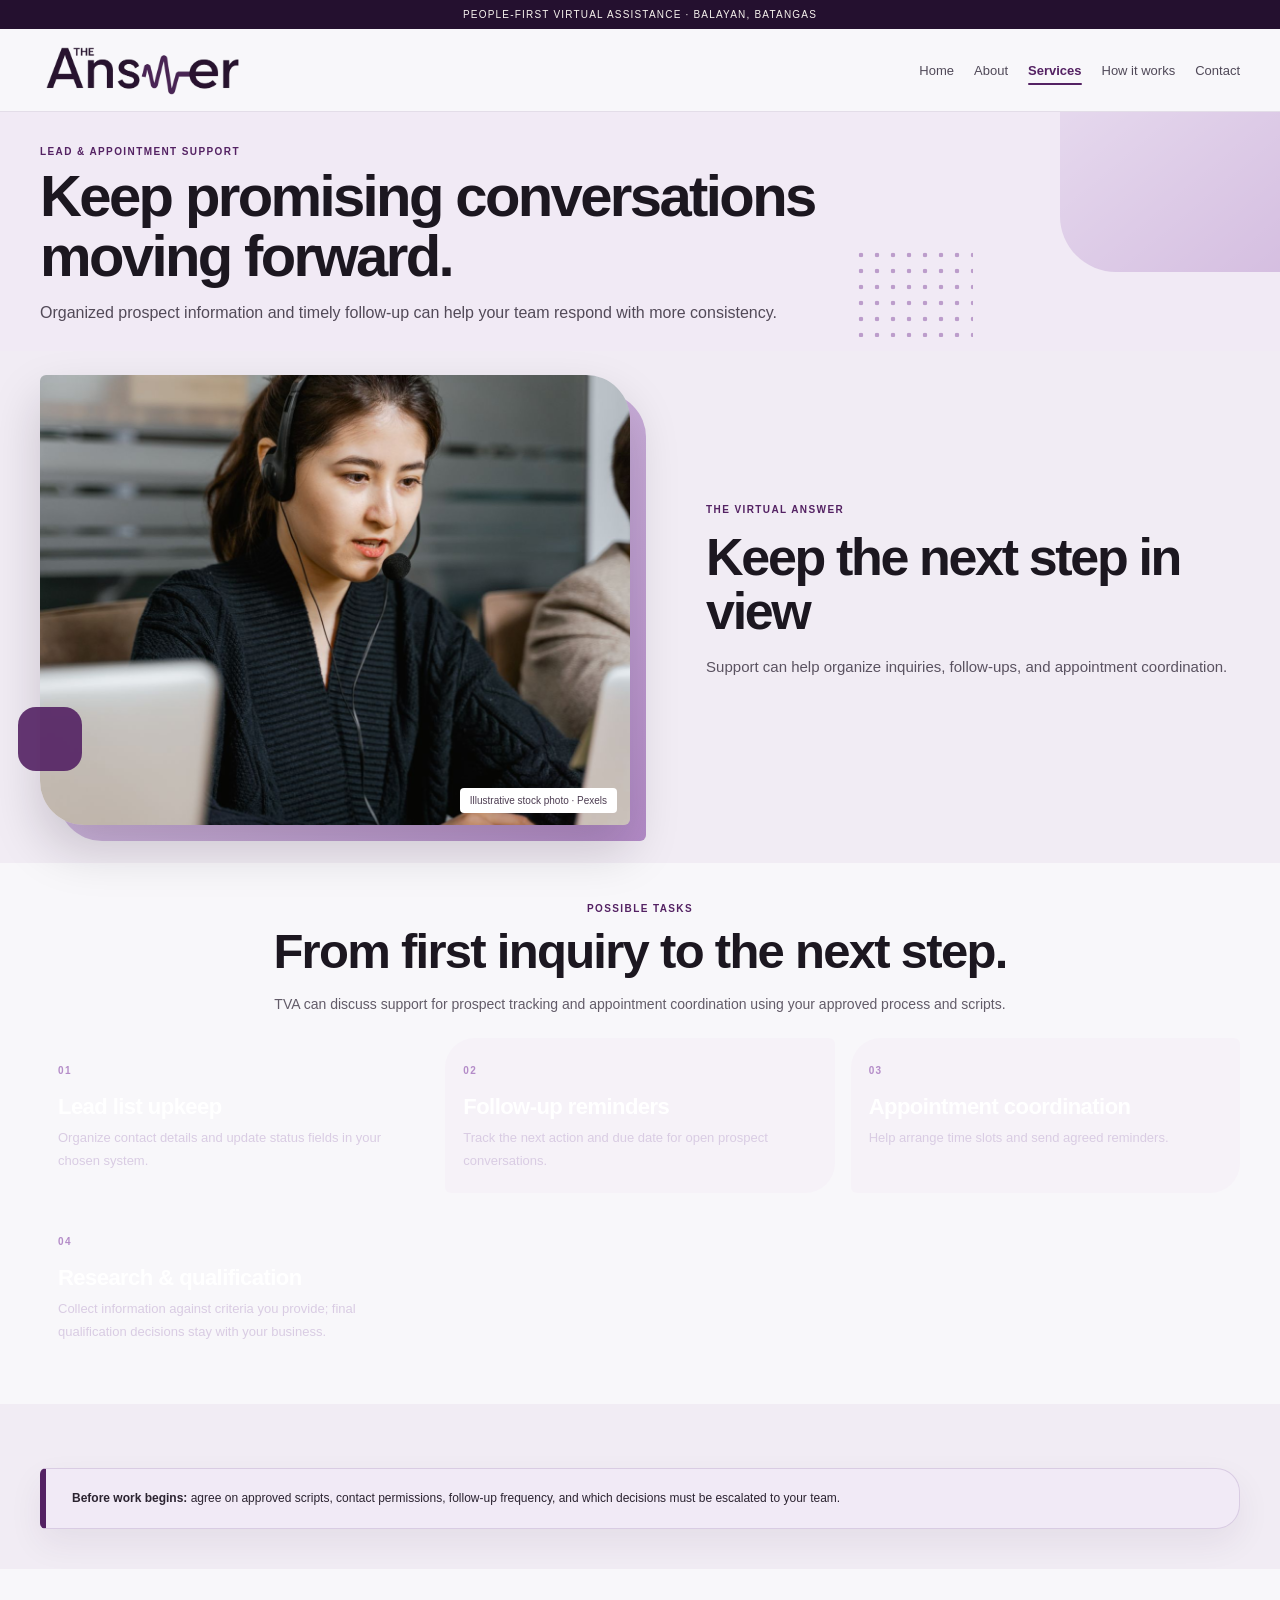
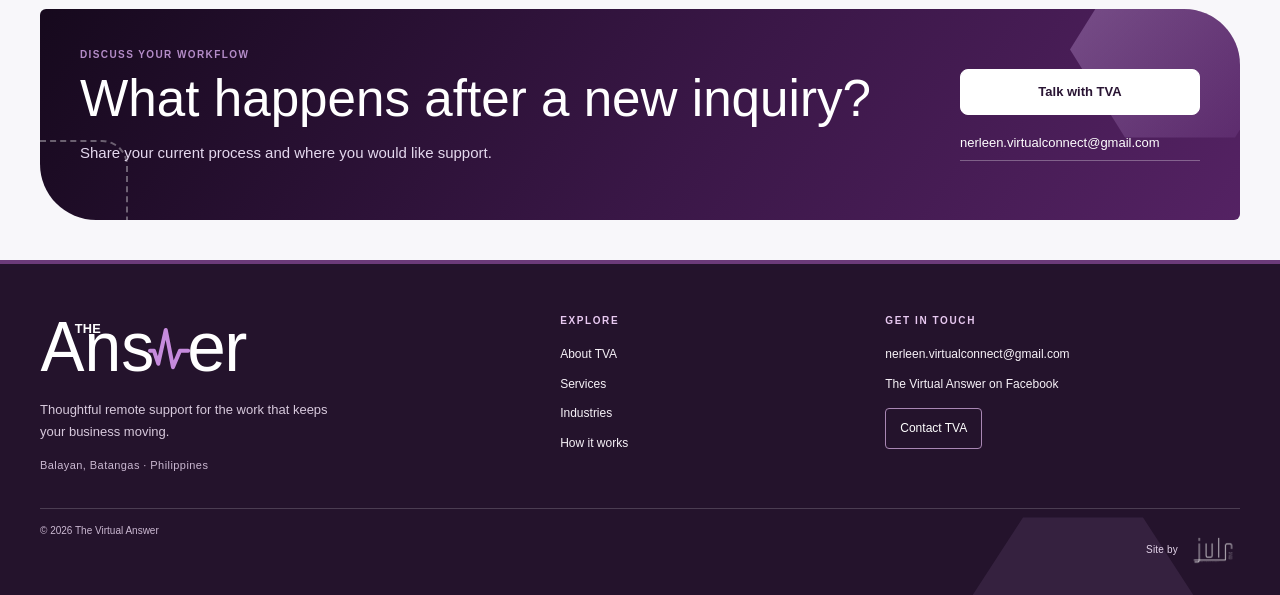
<file: lead-support.html>
<!doctype html><html lang="en"><head><meta charset="utf-8"><meta name="viewport" content="width=device-width,initial-scale=1"><meta name="theme-color" content="#30143A"><meta name="description" content="Learn about lead and appointment support options, including organizing prospect details and coordinating follow-ups."><link rel="canonical" href="https://tvaassist.com/lead-support/"><meta property="og:type" content="website"><meta property="og:site_name" content="The Virtual Answer"><meta property="og:title" content="Lead Follow-Up Support | The Virtual Answer"><meta property="og:description" content="Learn about lead and appointment support options, including organizing prospect details and coordinating follow-ups."><meta property="og:url" content="https://tvaassist.com/lead-support/"><title>Lead Follow-Up Support | The Virtual Answer</title><link rel="icon" type="image/png" sizes="512x512" href="/favicon.png"><link rel="apple-touch-icon" sizes="512x512" href="/favicon.png"><link rel="stylesheet" href="/site.css"><link rel="stylesheet" href="/boxes.css"></head><body data-page="lead-support"><div class="announcement">People-first virtual assistance · Balayan, Batangas</div><header><div class="wrap nav"><a class="brand" href="/" aria-label="The Virtual Answer home"><img class="brand-logo" src="/assets/the-answer-logo-web.png" alt="The Virtual Answer logo" width="1100" height="310" decoding="async"></a><button class="menu" aria-label="Open menu" aria-expanded="false">☰</button><nav class="navlinks" aria-label="Main navigation"><a href="/">Home</a><a href="/about/">About</a><a href="/services/">Services</a><a href="/how-it-works/">How it works</a><a href="/contact/">Contact</a></nav></div></header><main><section class="pagehead"><div class="wrap"><div class="eyebrow">Lead &amp; appointment support</div><h1>Keep promising conversations moving forward.</h1><p class="lead">Organized prospect information and timely follow-up can help your team respond with more consistency.</p></div></section><section class="content visual-intro visual-split"><div class="wrap visual-intro-inner"><figure><img src="/assets/web-11.jpg" alt="A woman wearing a headset while working at a computer." loading="lazy" width="1400" height="933" decoding="async"><figcaption>Illustrative stock photo · Pexels</figcaption></figure><div class="visual-copy"><div class="eyebrow">The Virtual Answer</div><h2>Keep the next step in view</h2><p>Support can help organize inquiries, follow-ups, and appointment coordination.</p></div></div></section><section class="content"><div class="wrap"><div class="section-intro"><div class="eyebrow">Possible tasks</div><h2 class="section-title">From first inquiry to the next step.</h2><p>TVA can discuss support for prospect tracking and appointment coordination using your approved process and scripts.</p></div><div class="new-grid"><article class="new-card"><span class="eyebrow">01</span><h2>Lead list upkeep</h2><p>Organize contact details and update status fields in your chosen system.</p></article><article class="new-card"><span class="eyebrow">02</span><h2>Follow-up reminders</h2><p>Track the next action and due date for open prospect conversations.</p></article><article class="new-card"><span class="eyebrow">03</span><h2>Appointment coordination</h2><p>Help arrange time slots and send agreed reminders.</p></article><article class="new-card"><span class="eyebrow">04</span><h2>Research &amp; qualification</h2><p>Collect information against criteria you provide; final qualification decisions stay with your business.</p></article></div></div></section><section class="content"><div class="wrap notice"><strong>Before work begins:</strong> agree on approved scripts, contact permissions, follow-up frequency, and which decisions must be escalated to your team.</div></section><section class="content"><div class="wrap contactbox"><div><div class="eyebrow">Discuss your workflow</div><h2>What happens after a new inquiry?</h2><p>Share your current process and where you would like support.</p></div><div class="contactlinks"><a class="button" href="/contact/">Talk with TVA </a><a href="mailto:nerleen.virtualconnect@gmail.com">nerleen.virtualconnect@gmail.com</a></div></div></section></main><footer class="site-footer"><div class="wrap footer-main"><div class="footer-brand"><a href="/" aria-label="The Virtual Answer home"><img class="footer-logo" src="/the-answer-logo-light.svg" alt="The Virtual Answer" width="820" height="250" decoding="async"></a><p>Thoughtful remote support for the work that keeps your business moving.</p><span class="footer-location">Balayan, Batangas · Philippines</span></div><div class="footer-column"><h2>Explore</h2><a href="/about/">About TVA</a><a href="/services/">Services</a><a href="/industries/">Industries</a><a href="/how-it-works/">How it works</a></div><div class="footer-column"><h2>Get in touch</h2><a href="mailto:nerleen.virtualconnect@gmail.com">nerleen.virtualconnect@gmail.com</a><a href="https://www.facebook.com/profile.php?id=61569814790833" target="_blank" rel="noopener noreferrer">The Virtual Answer on Facebook</a><a class="footer-contact" href="/contact/">Contact TVA </a></div></div><div class="wrap footer-bottom"><span>© <span data-year>2026</span> The Virtual Answer</span><a class="developer-credit" href="https://jullianalouisse.vercel.app/homepage.html" target="_blank" rel="noopener noreferrer" aria-label="Site by Juls Devs — visit the portfolio"><span>Site by</span><img src="/assets/juls-logo-devs-web.png" alt="Juls Devs" width="450" height="246" decoding="async" loading="lazy"></a></div></footer><script src="/site.js"></script><script src="/motion.js"></script></body></html>
</file>
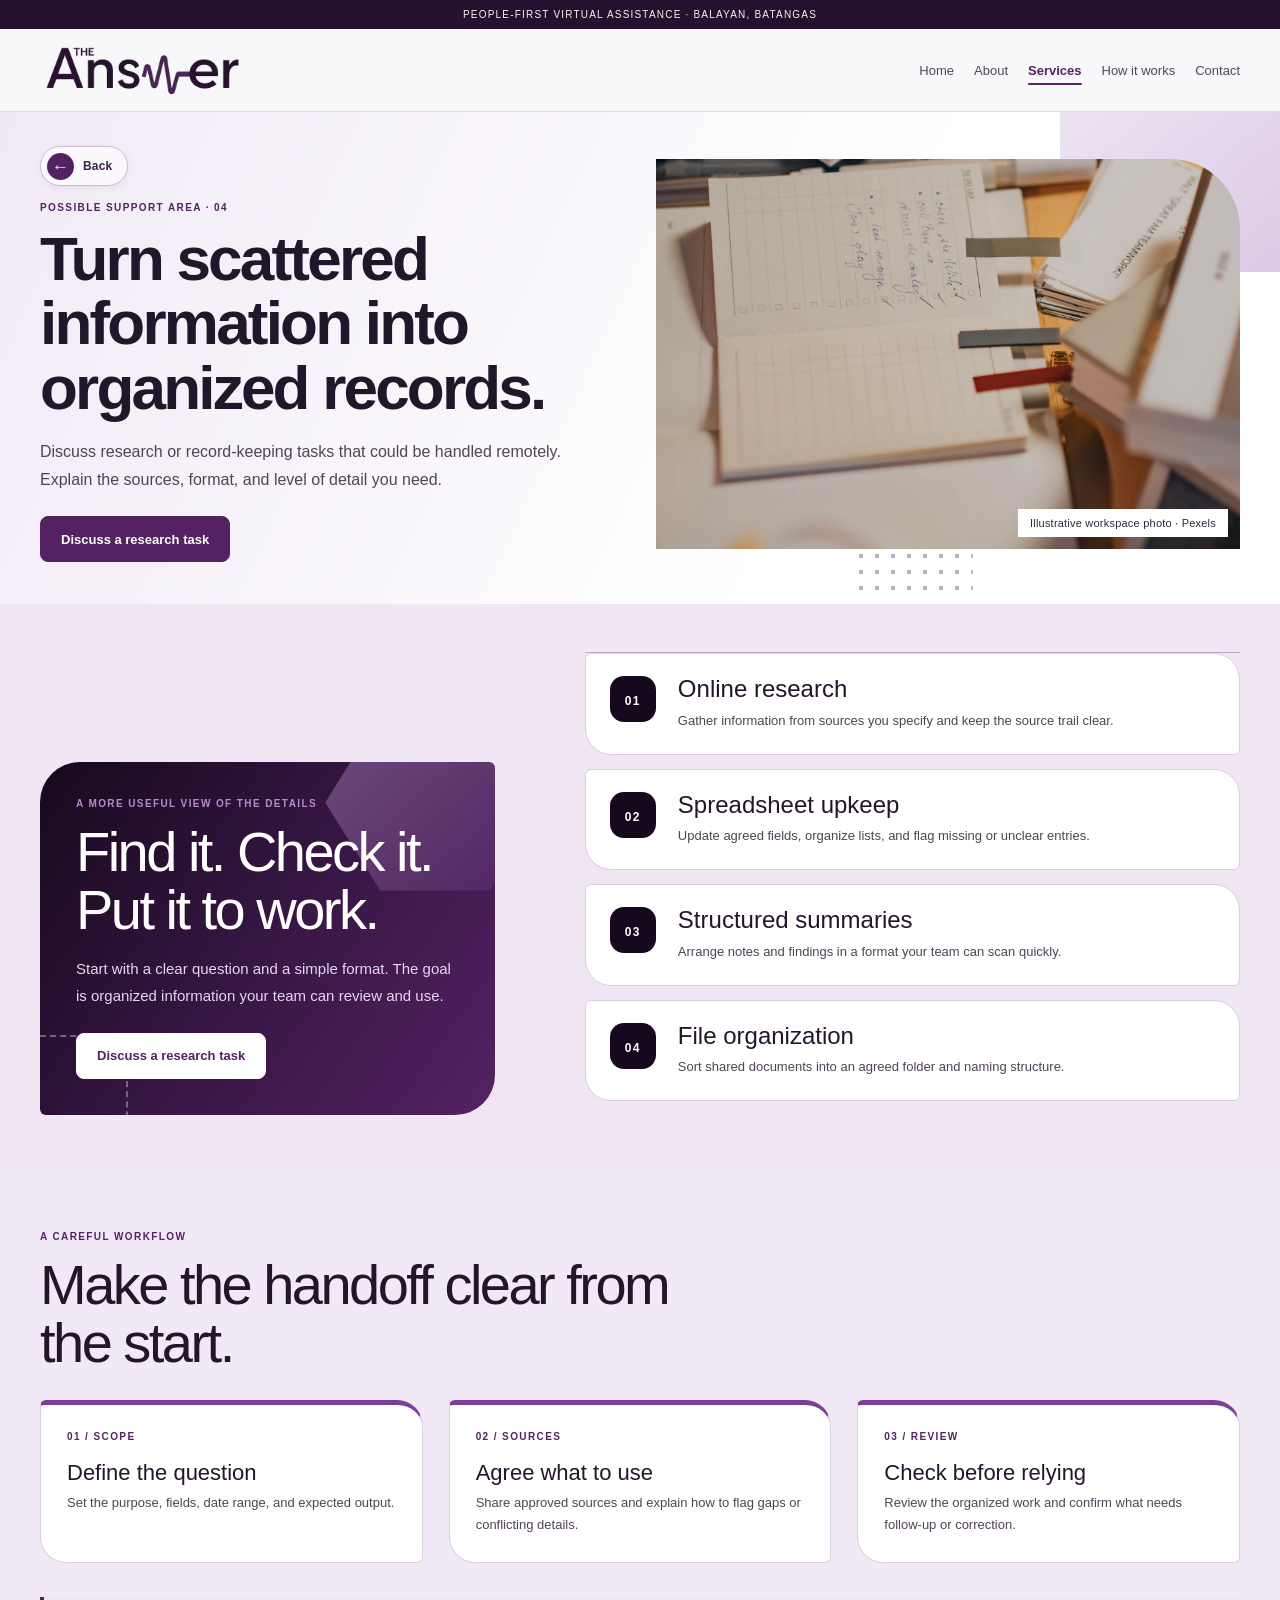
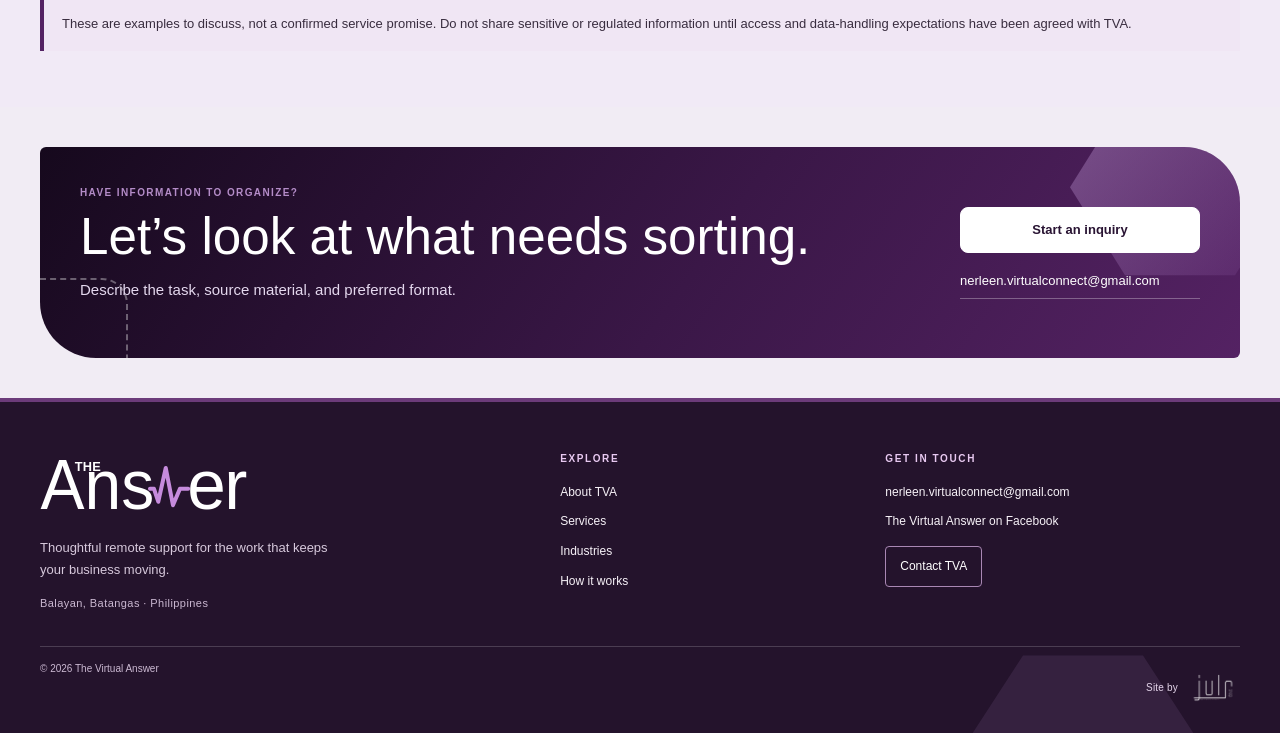
<file: research-support.html>
<!doctype html><html lang="en"><head><meta charset="utf-8"><meta name="viewport" content="width=device-width,initial-scale=1"><meta name="theme-color" content="#30143A"><meta name="description" content="Explore research and records support options, such as organizing information, maintaining records, and preparing clear summaries."><link rel="canonical" href="https://tvaassist.com/research-support/"><meta property="og:type" content="website"><meta property="og:site_name" content="The Virtual Answer"><meta property="og:title" content="Research and Records Support | The Virtual Answer"><meta property="og:description" content="Explore research and records support options, such as organizing information, maintaining records, and preparing clear summaries."><meta property="og:url" content="https://tvaassist.com/research-support/"><title>Research and Records Support | The Virtual Answer</title><link rel="icon" type="image/png" sizes="512x512" href="/favicon.png"><link rel="apple-touch-icon" sizes="512x512" href="/favicon.png"><link rel="stylesheet" href="/site.css"><link rel="stylesheet" href="/boxes.css"></head><body data-page="research-support"><div class="announcement">People-first virtual assistance · Balayan, Batangas</div><header><div class="wrap nav"><a class="brand" href="/" aria-label="The Virtual Answer home"><img class="brand-logo" src="/assets/the-answer-logo-web.png" alt="The Virtual Answer logo" width="1100" height="310" decoding="async"></a><button class="menu" aria-label="Open menu" aria-expanded="false">☰</button><nav class="navlinks" aria-label="Main navigation"><a href="/">Home</a><a href="/about/">About</a><a href="/services/">Services</a><a href="/how-it-works/">How it works</a><a href="/contact/">Contact</a></nav></div></header><main><section class="research-hero"><div class="wrap research-hero-grid"><div class="research-hero-copy"><div class="page-back"><a class="back-link" href="/" data-back><span class="back-icon" aria-hidden="true">←</span><span>Back</span></a></div><div class="eyebrow">Possible support area · 04</div><h1>Turn scattered information into organized records.</h1><p class="lead">Discuss research or record-keeping tasks that could be handled remotely. Explain the sources, format, and level of detail you need.</p><a class="button" href="/contact/">Discuss a research task</a></div><figure><img src="/assets/research-desk.jpg" alt="Notebook and organized papers on a desk, ready for review" loading="lazy" width="1800" height="2700" decoding="async"><figcaption>Illustrative workspace photo · Pexels</figcaption></figure></div></section><section class="research-toolkit"><div class="wrap research-layout"><div class="research-brief"><div class="eyebrow">A more useful view of the details</div><h2>Find it. Check it. Put it to work.</h2><p>Start with a clear question and a simple format. The goal is organized information your team can review and use.</p><a class="button" href="/contact/">Discuss a research task</a></div><div class="research-list" aria-label="Examples of research and records support"><article><span>01</span><div><h3>Online research</h3><p>Gather information from sources you specify and keep the source trail clear.</p></div></article><article><span>02</span><div><h3>Spreadsheet upkeep</h3><p>Update agreed fields, organize lists, and flag missing or unclear entries.</p></div></article><article><span>03</span><div><h3>Structured summaries</h3><p>Arrange notes and findings in a format your team can scan quickly.</p></div></article><article><span>04</span><div><h3>File organization</h3><p>Sort shared documents into an agreed folder and naming structure.</p></div></article></div></div></section><section class="research-method"><div class="wrap"><div class="research-method-head"><div class="eyebrow">A careful workflow</div><h2>Make the handoff clear from the start.</h2></div><div class="research-method-grid"><article><span>01 / SCOPE</span><h3>Define the question</h3><p>Set the purpose, fields, date range, and expected output.</p></article><article><span>02 / SOURCES</span><h3>Agree what to use</h3><p>Share approved sources and explain how to flag gaps or conflicting details.</p></article><article><span>03 / REVIEW</span><h3>Check before relying</h3><p>Review the organized work and confirm what needs follow-up or correction.</p></article></div><p class="research-caution">These are examples to discuss, not a confirmed service promise. Do not share sensitive or regulated information until access and data-handling expectations have been agreed with TVA.</p></div></section><section class="content"><div class="wrap contactbox"><div><div class="eyebrow">Have information to organize?</div><h2>Let’s look at what needs sorting.</h2><p>Describe the task, source material, and preferred format.</p></div><div class="contactlinks"><a class="button" href="/contact/">Start an inquiry </a><a href="mailto:nerleen.virtualconnect@gmail.com">nerleen.virtualconnect@gmail.com</a></div></div></section></main><footer class="site-footer"><div class="wrap footer-main"><div class="footer-brand"><a href="/" aria-label="The Virtual Answer home"><img class="footer-logo" src="/the-answer-logo-light.svg" alt="The Virtual Answer" width="820" height="250" decoding="async"></a><p>Thoughtful remote support for the work that keeps your business moving.</p><span class="footer-location">Balayan, Batangas · Philippines</span></div><div class="footer-column"><h2>Explore</h2><a href="/about/">About TVA</a><a href="/services/">Services</a><a href="/industries/">Industries</a><a href="/how-it-works/">How it works</a></div><div class="footer-column"><h2>Get in touch</h2><a href="mailto:nerleen.virtualconnect@gmail.com">nerleen.virtualconnect@gmail.com</a><a href="https://www.facebook.com/profile.php?id=61569814790833" target="_blank" rel="noopener noreferrer">The Virtual Answer on Facebook</a><a class="footer-contact" href="/contact/">Contact TVA </a></div></div><div class="wrap footer-bottom"><span>© <span data-year>2026</span> The Virtual Answer</span><a class="developer-credit" href="https://jullianalouisse.vercel.app/homepage.html" target="_blank" rel="noopener noreferrer" aria-label="Site by Juls Devs — visit the portfolio"><span>Site by</span><img src="/assets/juls-logo-devs-web.png" alt="Juls Devs" width="450" height="246" decoding="async" loading="lazy"></a></div></footer><script src="/site.js"></script><script src="/motion.js"></script></body></html>
</file>
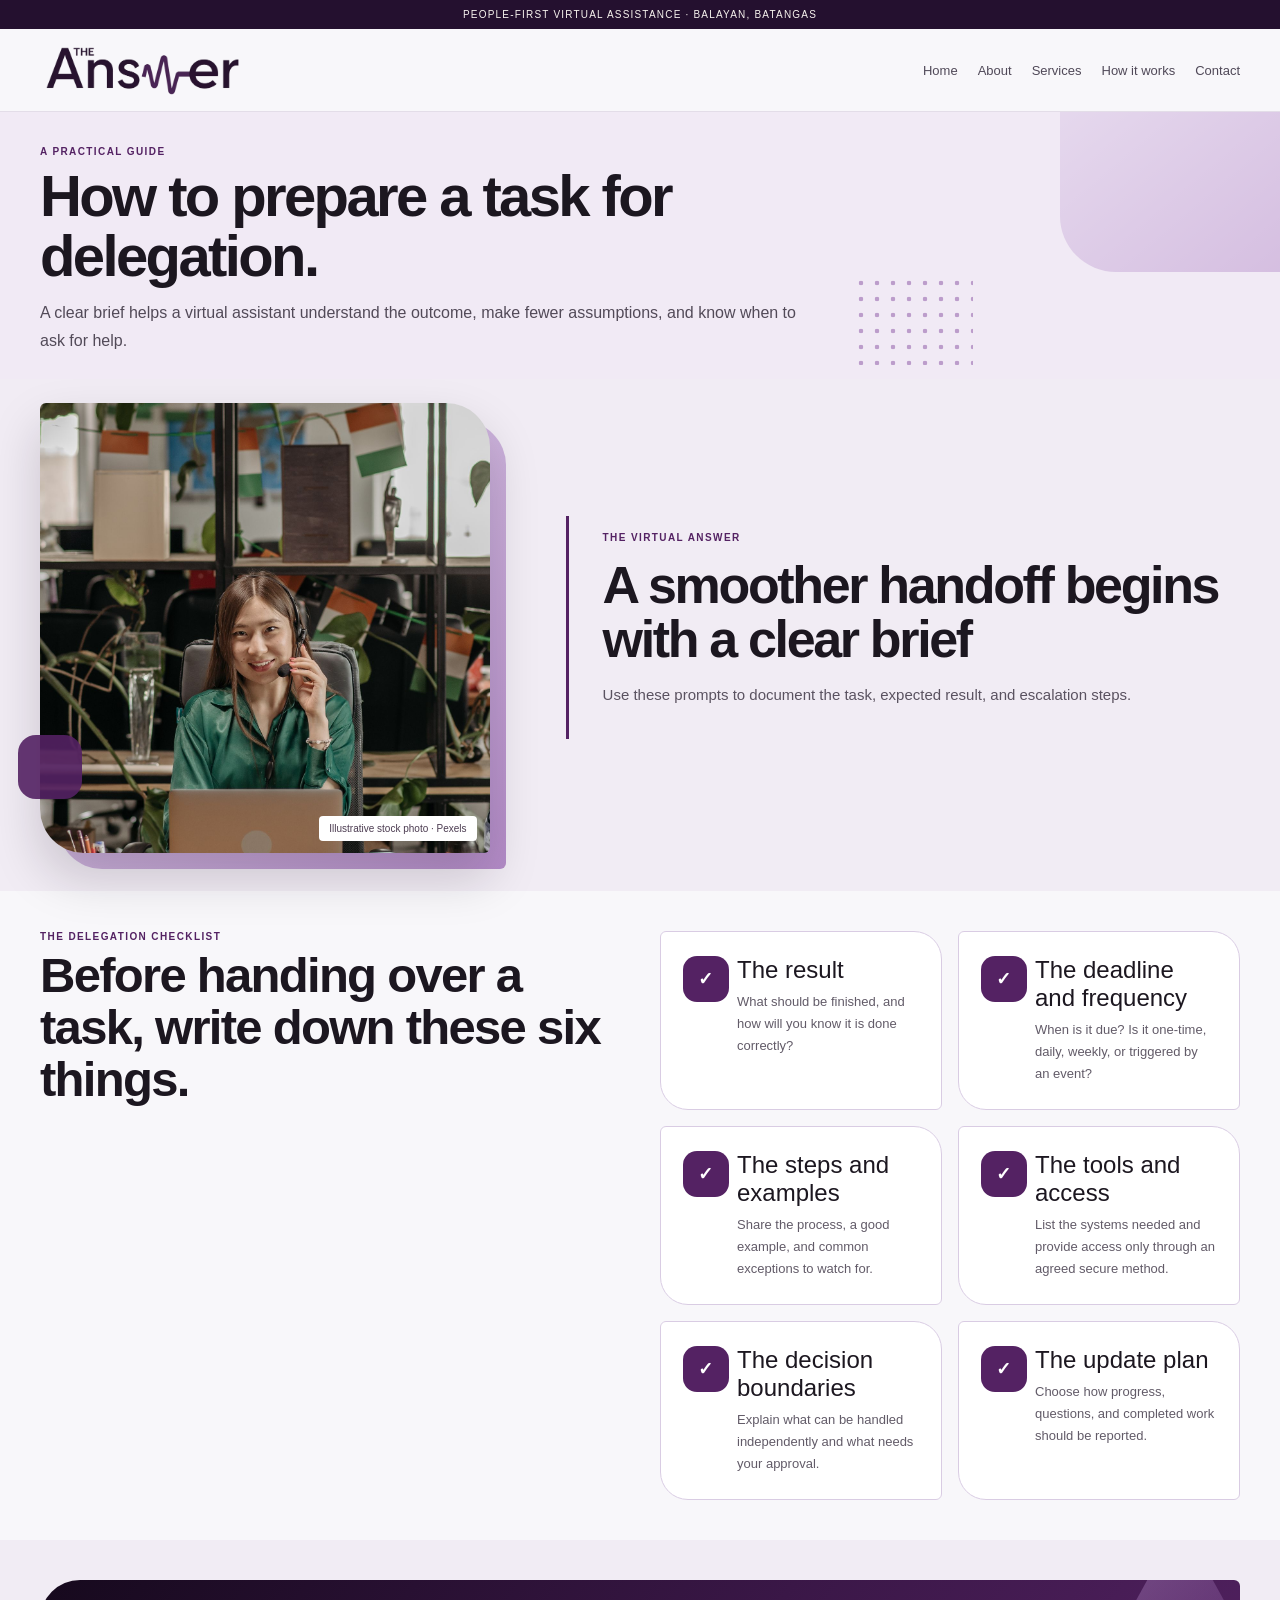
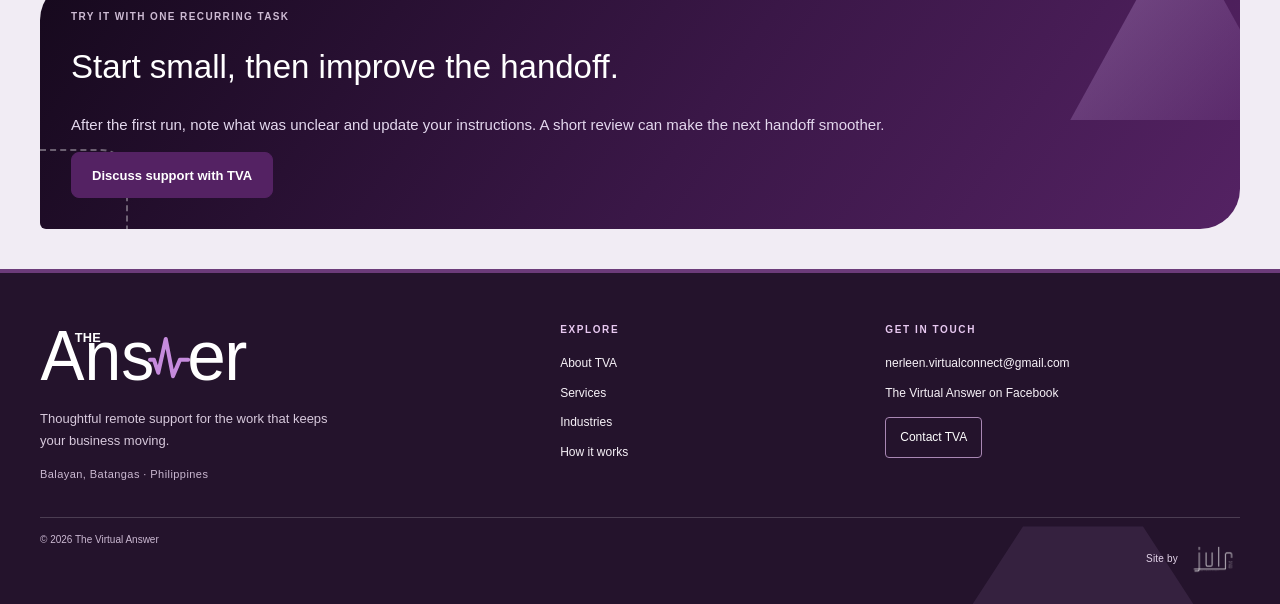
<file: resources.html>
<!doctype html><html lang="en"><head><meta charset="utf-8"><meta name="viewport" content="width=device-width,initial-scale=1"><meta name="theme-color" content="#30143A"><meta name="description" content="Use this practical delegation checklist to identify repeatable tasks, document instructions, and prepare for support."><link rel="canonical" href="https://tvaassist.com/resources/"><meta property="og:type" content="website"><meta property="og:site_name" content="The Virtual Answer"><meta property="og:title" content="Business Delegation Checklist | The Virtual Answer"><meta property="og:description" content="Use this practical delegation checklist to identify repeatable tasks, document instructions, and prepare for support."><meta property="og:url" content="https://tvaassist.com/resources/"><title>Business Delegation Checklist | The Virtual Answer</title><link rel="icon" type="image/png" sizes="512x512" href="/favicon.png"><link rel="apple-touch-icon" sizes="512x512" href="/favicon.png"><link rel="stylesheet" href="/site.css"><link rel="stylesheet" href="/boxes.css"></head><body data-page="resources"><div class="announcement">People-first virtual assistance · Balayan, Batangas</div><header><div class="wrap nav"><a class="brand" href="/" aria-label="The Virtual Answer home"><img class="brand-logo" src="/assets/the-answer-logo-web.png" alt="The Virtual Answer logo" width="1100" height="310" decoding="async"></a><button class="menu" aria-label="Open menu" aria-expanded="false">☰</button><nav class="navlinks" aria-label="Main navigation"><a href="/">Home</a><a href="/about/">About</a><a href="/services/">Services</a><a href="/how-it-works/">How it works</a><a href="/contact/">Contact</a></nav></div></header><main><section class="pagehead"><div class="wrap"><div class="eyebrow">A practical guide</div><h1>How to prepare a task for delegation.</h1><p class="lead">A clear brief helps a virtual assistant understand the outcome, make fewer assumptions, and know when to ask for help.</p></div></section><section class="content visual-intro visual-caption"><div class="wrap visual-intro-inner"><figure><img src="/assets/web-13.jpg" alt="A shop owner working at a retail counter." loading="lazy" width="1400" height="2097" decoding="async"><figcaption>Illustrative stock photo · Pexels</figcaption></figure><div class="visual-copy"><div class="eyebrow">The Virtual Answer</div><h2>A smoother handoff begins with a clear brief</h2><p>Use these prompts to document the task, expected result, and escalation steps.</p></div></div></section><section class="content"><div class="wrap two"><div><div class="eyebrow">The delegation checklist</div><h2 class="section-title">Before handing over a task, write down these six things.</h2></div><div class="steps"><article class="step"><div><h3>The result</h3><p>What should be finished, and how will you know it is done correctly?</p></div></article><article class="step"><div><h3>The deadline and frequency</h3><p>When is it due? Is it one-time, daily, weekly, or triggered by an event?</p></div></article><article class="step"><div><h3>The steps and examples</h3><p>Share the process, a good example, and common exceptions to watch for.</p></div></article><article class="step"><div><h3>The tools and access</h3><p>List the systems needed and provide access only through an agreed secure method.</p></div></article><article class="step"><div><h3>The decision boundaries</h3><p>Explain what can be handled independently and what needs your approval.</p></div></article><article class="step"><div><h3>The update plan</h3><p>Choose how progress, questions, and completed work should be reported.</p></div></article></div></div></section><section class="content"><div class="wrap callout"><div class="eyebrow" style="color:var(--lime)">Try it with one recurring task</div><h2>Start small, then improve the handoff.</h2><p>After the first run, note what was unclear and update your instructions. A short review can make the next handoff smoother.</p><a class="button" href="/contact/">Discuss support with TVA </a></div></section></main><footer class="site-footer"><div class="wrap footer-main"><div class="footer-brand"><a href="/" aria-label="The Virtual Answer home"><img class="footer-logo" src="/the-answer-logo-light.svg" alt="The Virtual Answer" width="820" height="250" decoding="async"></a><p>Thoughtful remote support for the work that keeps your business moving.</p><span class="footer-location">Balayan, Batangas · Philippines</span></div><div class="footer-column"><h2>Explore</h2><a href="/about/">About TVA</a><a href="/services/">Services</a><a href="/industries/">Industries</a><a href="/how-it-works/">How it works</a></div><div class="footer-column"><h2>Get in touch</h2><a href="mailto:nerleen.virtualconnect@gmail.com">nerleen.virtualconnect@gmail.com</a><a href="https://www.facebook.com/profile.php?id=61569814790833" target="_blank" rel="noopener noreferrer">The Virtual Answer on Facebook</a><a class="footer-contact" href="/contact/">Contact TVA </a></div></div><div class="wrap footer-bottom"><span>© <span data-year>2026</span> The Virtual Answer</span><a class="developer-credit" href="https://jullianalouisse.vercel.app/homepage.html" target="_blank" rel="noopener noreferrer" aria-label="Site by Juls Devs — visit the portfolio"><span>Site by</span><img src="/assets/juls-logo-devs-web.png" alt="Juls Devs" width="450" height="246" decoding="async" loading="lazy"></a></div></footer><script src="/site.js"></script><script src="/motion.js"></script></body></html>
</file>
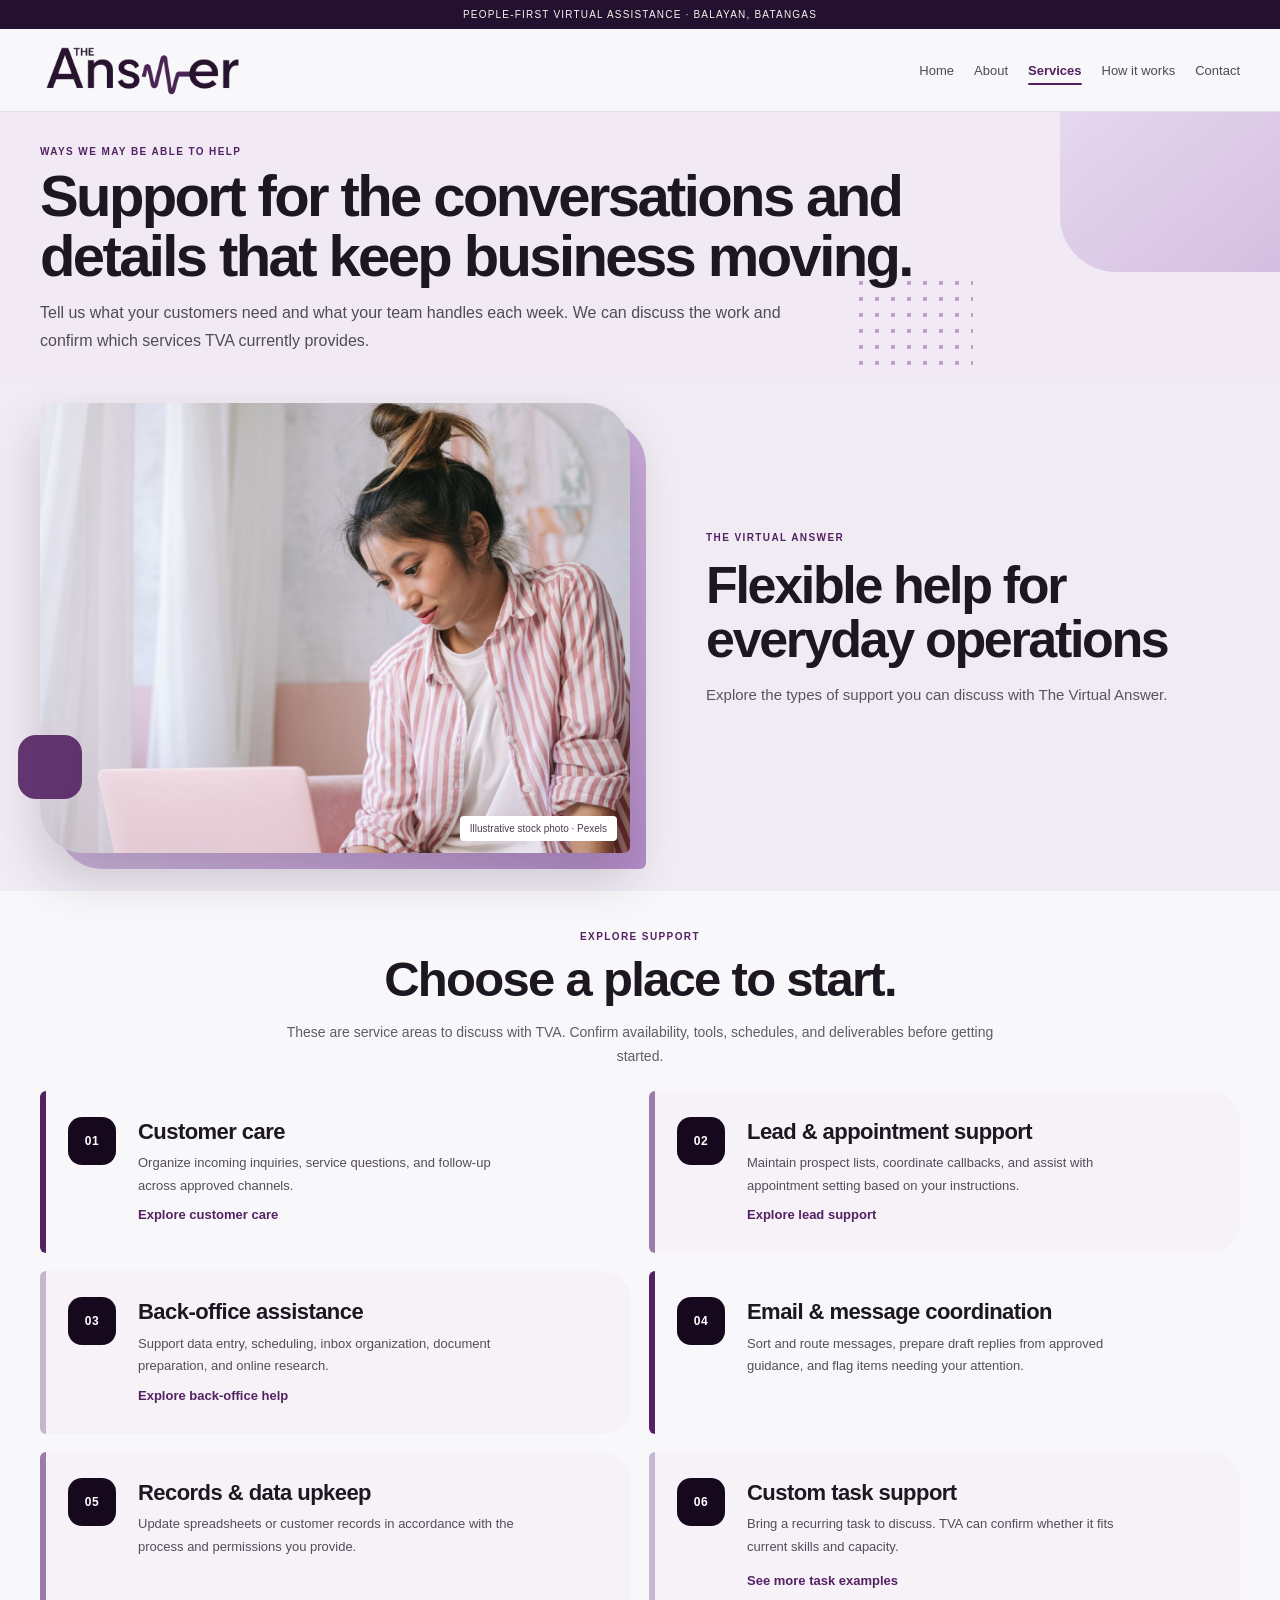
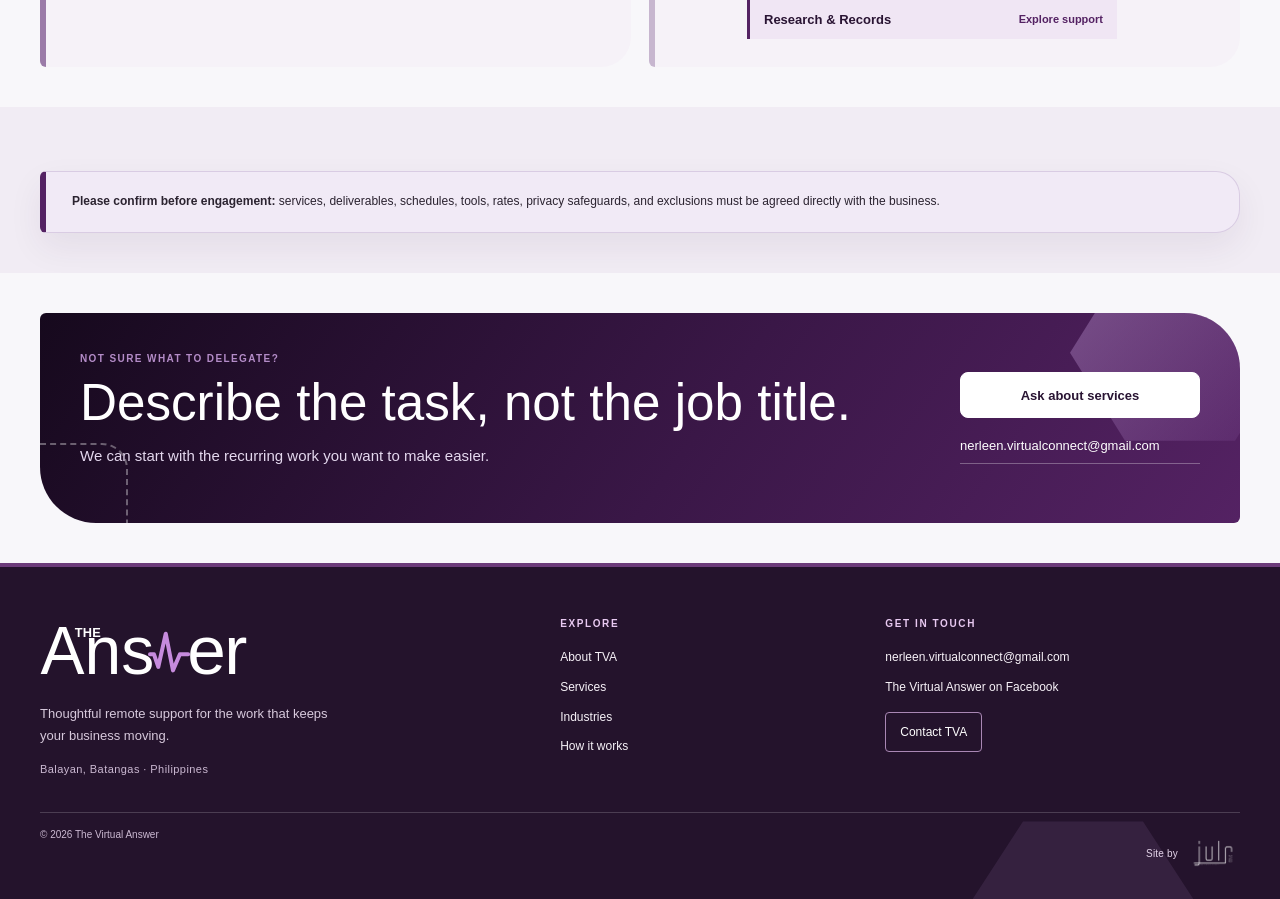
<file: services.html>
<!doctype html><html lang="en"><head><meta charset="utf-8"><meta name="viewport" content="width=device-width,initial-scale=1"><meta name="theme-color" content="#30143A"><meta name="description" content="Explore customer care, lead follow-up, and back-office support options from The Virtual Answer. Ask about current services and availability."><link rel="canonical" href="https://tvaassist.com/services/"><meta property="og:type" content="website"><meta property="og:site_name" content="The Virtual Answer"><meta property="og:title" content="Virtual Assistant Services | The Virtual Answer"><meta property="og:description" content="Explore customer care, lead follow-up, and back-office support options from The Virtual Answer. Ask about current services and availability."><meta property="og:url" content="https://tvaassist.com/services/"><title>Virtual Assistant Services | The Virtual Answer</title><link rel="icon" type="image/png" sizes="512x512" href="/favicon.png"><link rel="apple-touch-icon" sizes="512x512" href="/favicon.png"><link rel="stylesheet" href="/site.css"><link rel="stylesheet" href="/boxes.css"></head><body data-page="services"><div class="announcement">People-first virtual assistance · Balayan, Batangas</div><header><div class="wrap nav"><a class="brand" href="/" aria-label="The Virtual Answer home"><img class="brand-logo" src="/assets/the-answer-logo-web.png" alt="The Virtual Answer logo" width="1100" height="310" decoding="async"></a><button class="menu" aria-label="Open menu" aria-expanded="false">☰</button><nav class="navlinks" aria-label="Main navigation"><a href="/">Home</a><a href="/about/">About</a><a href="/services/">Services</a><a href="/how-it-works/">How it works</a><a href="/contact/">Contact</a></nav></div></header><main><section class="pagehead"><div class="wrap"><div class="eyebrow">Ways we may be able to help</div><h1>Support for the conversations and details that keep business moving.</h1><p class="lead">Tell us what your customers need and what your team handles each week. We can discuss the work and confirm which services TVA currently provides.</p></div></section><section class="content visual-intro visual-split"><div class="wrap visual-intro-inner"><figure><img src="/assets/web-14.jpg" alt="A woman using a laptop at home." loading="lazy" width="1400" height="2100" decoding="async"><figcaption>Illustrative stock photo · Pexels</figcaption></figure><div class="visual-copy"><div class="eyebrow">The Virtual Answer</div><h2>Flexible help for everyday operations</h2><p>Explore the types of support you can discuss with The Virtual Answer.</p></div></div></section><section class="content"><div class="wrap"><div class="section-intro"><div class="eyebrow">Explore support</div><h2 class="section-title">Choose a place to start.</h2><p>These are service areas to discuss with TVA. Confirm availability, tools, schedules, and deliverables before getting started.</p></div><div class="new-grid"><article class="new-card"><span class="eyebrow">01</span><h2>Customer care</h2><p>Organize incoming inquiries, service questions, and follow-up across approved channels.</p><a class="text-link" href="/customer-support/">Explore customer care </a></article><article class="new-card"><span class="eyebrow">02</span><h2>Lead &amp; appointment support</h2><p>Maintain prospect lists, coordinate callbacks, and assist with appointment setting based on your instructions.</p><a class="text-link" href="/lead-support/">Explore lead support </a></article><article class="new-card"><span class="eyebrow">03</span><h2>Back-office assistance</h2><p>Support data entry, scheduling, inbox organization, document preparation, and online research.</p><a class="text-link" href="/admin-support/">Explore back-office help </a></article><article class="new-card"><span class="eyebrow">04</span><h2>Email &amp; message coordination</h2><p>Sort and route messages, prepare draft replies from approved guidance, and flag items needing your attention.</p></article><article class="new-card"><span class="eyebrow">05</span><h2>Records &amp; data upkeep</h2><p>Update spreadsheets or customer records in accordance with the process and permissions you provide.</p></article><article class="new-card"><span class="eyebrow">06</span><h2>Custom task support</h2><p>Bring a recurring task to discuss. TVA can confirm whether it fits current skills and capacity.</p><div class="service-card-links"><a class="text-link" href="/social-media/">See more task examples</a><a class="research-service-link" href="/research-support/"><span>Research &amp; Records</span><span class="research-service-note">Explore support</span></a></div></article></div></div></section><section class="content"><div class="wrap notice"><strong>Please confirm before engagement:</strong> services, deliverables, schedules, tools, rates, privacy safeguards, and exclusions must be agreed directly with the business.</div></section><section class="content"><div class="wrap contactbox"><div><div class="eyebrow">Not sure what to delegate?</div><h2>Describe the task, not the job title.</h2><p>We can start with the recurring work you want to make easier.</p></div><div class="contactlinks"><a class="button" href="/contact/">Ask about services </a><a href="mailto:nerleen.virtualconnect@gmail.com">nerleen.virtualconnect@gmail.com</a></div></div></section></main><footer class="site-footer"><div class="wrap footer-main"><div class="footer-brand"><a href="/" aria-label="The Virtual Answer home"><img class="footer-logo" src="/the-answer-logo-light.svg" alt="The Virtual Answer" width="820" height="250" decoding="async"></a><p>Thoughtful remote support for the work that keeps your business moving.</p><span class="footer-location">Balayan, Batangas · Philippines</span></div><div class="footer-column"><h2>Explore</h2><a href="/about/">About TVA</a><a href="/services/">Services</a><a href="/industries/">Industries</a><a href="/how-it-works/">How it works</a></div><div class="footer-column"><h2>Get in touch</h2><a href="mailto:nerleen.virtualconnect@gmail.com">nerleen.virtualconnect@gmail.com</a><a href="https://www.facebook.com/profile.php?id=61569814790833" target="_blank" rel="noopener noreferrer">The Virtual Answer on Facebook</a><a class="footer-contact" href="/contact/">Contact TVA </a></div></div><div class="wrap footer-bottom"><span>© <span data-year>2026</span> The Virtual Answer</span><a class="developer-credit" href="https://jullianalouisse.vercel.app/homepage.html" target="_blank" rel="noopener noreferrer" aria-label="Site by Juls Devs — visit the portfolio"><span>Site by</span><img src="/assets/juls-logo-devs-web.png" alt="Juls Devs" width="450" height="246" decoding="async" loading="lazy"></a></div></footer><script src="/site.js"></script><script src="/motion.js"></script></body></html>
</file>
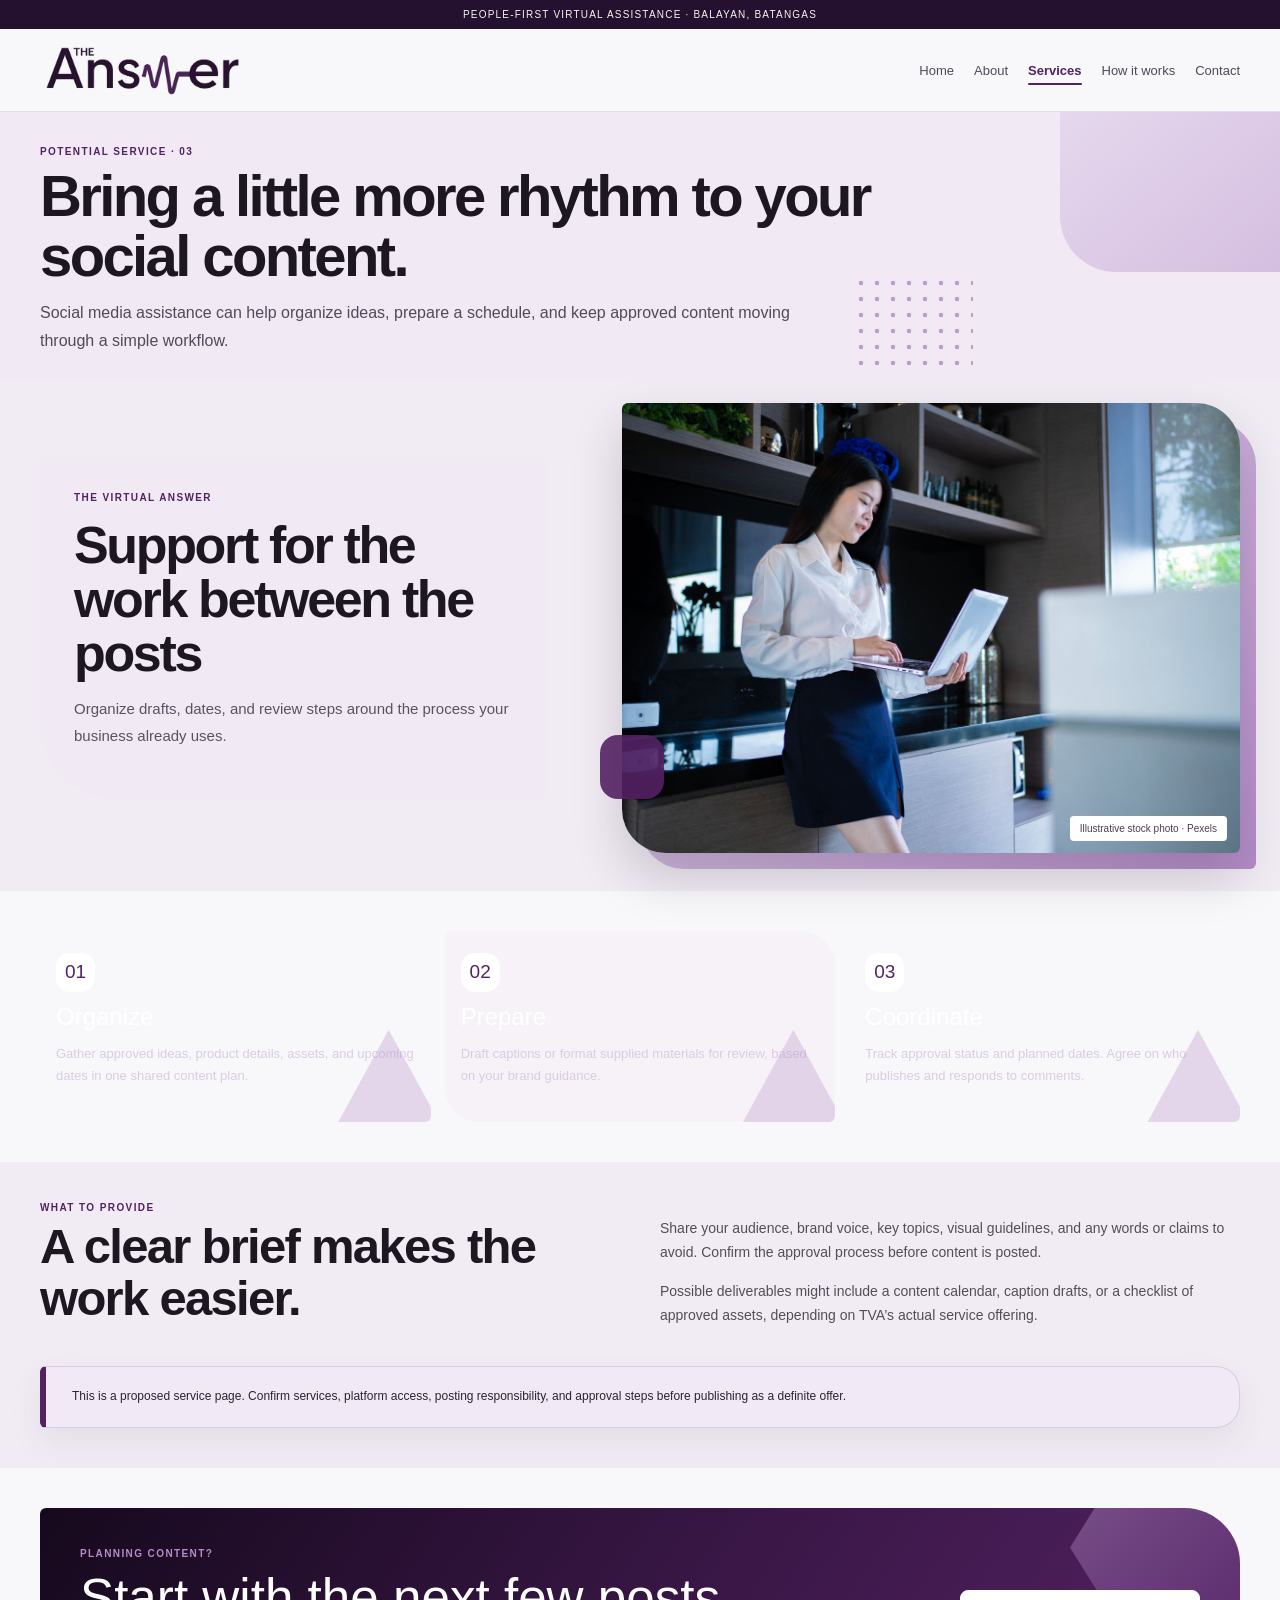
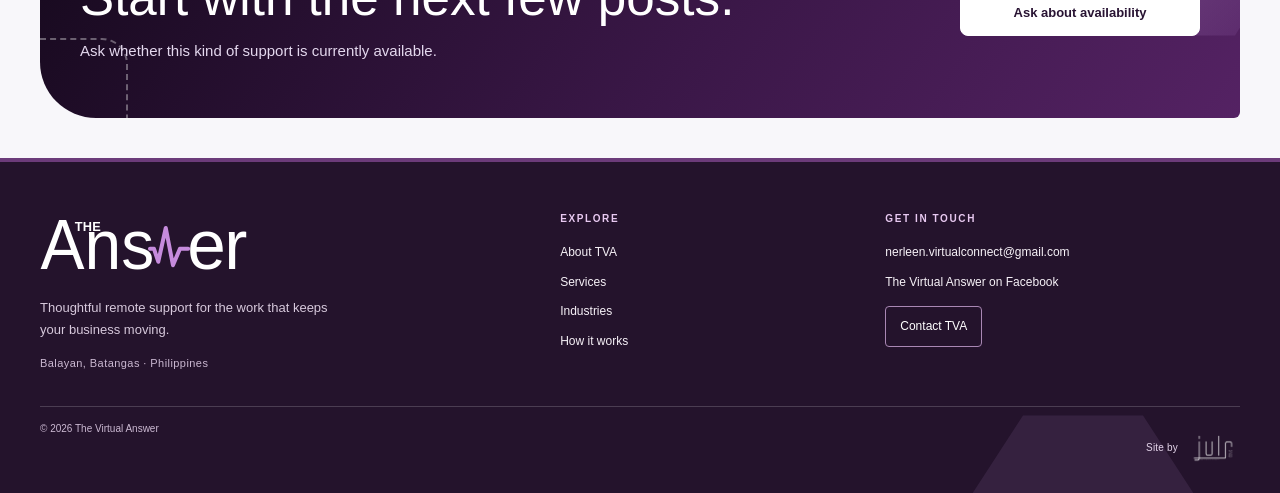
<file: social-media.html>
<!doctype html><html lang="en"><head><meta charset="utf-8"><meta name="viewport" content="width=device-width,initial-scale=1"><meta name="theme-color" content="#30143A"><meta name="description" content="Explore social media coordination options, including organizing content ideas, schedules, and approvals."><link rel="canonical" href="https://tvaassist.com/social-media/"><meta property="og:type" content="website"><meta property="og:site_name" content="The Virtual Answer"><meta property="og:title" content="Social Media Support | The Virtual Answer"><meta property="og:description" content="Explore social media coordination options, including organizing content ideas, schedules, and approvals."><meta property="og:url" content="https://tvaassist.com/social-media/"><title>Social Media Support | The Virtual Answer</title><link rel="icon" type="image/png" sizes="512x512" href="/favicon.png"><link rel="apple-touch-icon" sizes="512x512" href="/favicon.png"><link rel="stylesheet" href="/site.css"><link rel="stylesheet" href="/boxes.css"></head><body data-page="social-media"><div class="announcement">People-first virtual assistance · Balayan, Batangas</div><header><div class="wrap nav"><a class="brand" href="/" aria-label="The Virtual Answer home"><img class="brand-logo" src="/assets/the-answer-logo-web.png" alt="The Virtual Answer logo" width="1100" height="310" decoding="async"></a><button class="menu" aria-label="Open menu" aria-expanded="false">☰</button><nav class="navlinks" aria-label="Main navigation"><a href="/">Home</a><a href="/about/">About</a><a href="/services/">Services</a><a href="/how-it-works/">How it works</a><a href="/contact/">Contact</a></nav></div></header><main><section class="pagehead"><div class="wrap"><div class="eyebrow">Potential service · 03</div><h1>Bring a little more rhythm to your social content.</h1><p class="lead">Social media assistance can help organize ideas, prepare a schedule, and keep approved content moving through a simple workflow.</p></div></section><section class="content visual-intro visual-side"><div class="wrap visual-intro-inner"><figure><img src="/assets/web-15.jpg" alt="A professional using a laptop in a modern home office." loading="lazy" width="1400" height="933" decoding="async"><figcaption>Illustrative stock photo · Pexels</figcaption></figure><div class="visual-copy"><div class="eyebrow">The Virtual Answer</div><h2>Support for the work between the posts</h2><p>Organize drafts, dates, and review steps around the process your business already uses.</p></div></div></section><section class="content"><div class="wrap grid"><article class="card"><div class="icon">01</div><h2>Organize</h2><p>Gather approved ideas, product details, assets, and upcoming dates in one shared content plan.</p></article><article class="card"><div class="icon">02</div><h2>Prepare</h2><p>Draft captions or format supplied materials for review, based on your brand guidance.</p></article><article class="card"><div class="icon">03</div><h2>Coordinate</h2><p>Track approval status and planned dates. Agree on who publishes and responds to comments.</p></article></div></section><section class="content"><div class="wrap two"><div><div class="eyebrow">What to provide</div><h2 class="section-title">A clear brief makes the work easier.</h2></div><div class="bodycopy"><p>Share your audience, brand voice, key topics, visual guidelines, and any words or claims to avoid. Confirm the approval process before content is posted.</p><p>Possible deliverables might include a content calendar, caption drafts, or a checklist of approved assets, depending on TVA’s actual service offering.</p></div></div><div class="wrap notice">This is a proposed service page. Confirm services, platform access, posting responsibility, and approval steps before publishing as a definite offer.</div></section><section class="content"><div class="wrap contactbox"><div><div class="eyebrow">Planning content?</div><h2>Start with the next few posts.</h2><p>Ask whether this kind of support is currently available.</p></div><div class="contactlinks"><a class="button" href="/contact/">Ask about availability </a></div></div></section></main><footer class="site-footer"><div class="wrap footer-main"><div class="footer-brand"><a href="/" aria-label="The Virtual Answer home"><img class="footer-logo" src="/the-answer-logo-light.svg" alt="The Virtual Answer" width="820" height="250" decoding="async"></a><p>Thoughtful remote support for the work that keeps your business moving.</p><span class="footer-location">Balayan, Batangas · Philippines</span></div><div class="footer-column"><h2>Explore</h2><a href="/about/">About TVA</a><a href="/services/">Services</a><a href="/industries/">Industries</a><a href="/how-it-works/">How it works</a></div><div class="footer-column"><h2>Get in touch</h2><a href="mailto:nerleen.virtualconnect@gmail.com">nerleen.virtualconnect@gmail.com</a><a href="https://www.facebook.com/profile.php?id=61569814790833" target="_blank" rel="noopener noreferrer">The Virtual Answer on Facebook</a><a class="footer-contact" href="/contact/">Contact TVA </a></div></div><div class="wrap footer-bottom"><span>© <span data-year>2026</span> The Virtual Answer</span><a class="developer-credit" href="https://jullianalouisse.vercel.app/homepage.html" target="_blank" rel="noopener noreferrer" aria-label="Site by Juls Devs — visit the portfolio"><span>Site by</span><img src="/assets/juls-logo-devs-web.png" alt="Juls Devs" width="450" height="246" decoding="async" loading="lazy"></a></div></footer><script src="/site.js"></script><script src="/motion.js"></script></body></html>
</file>
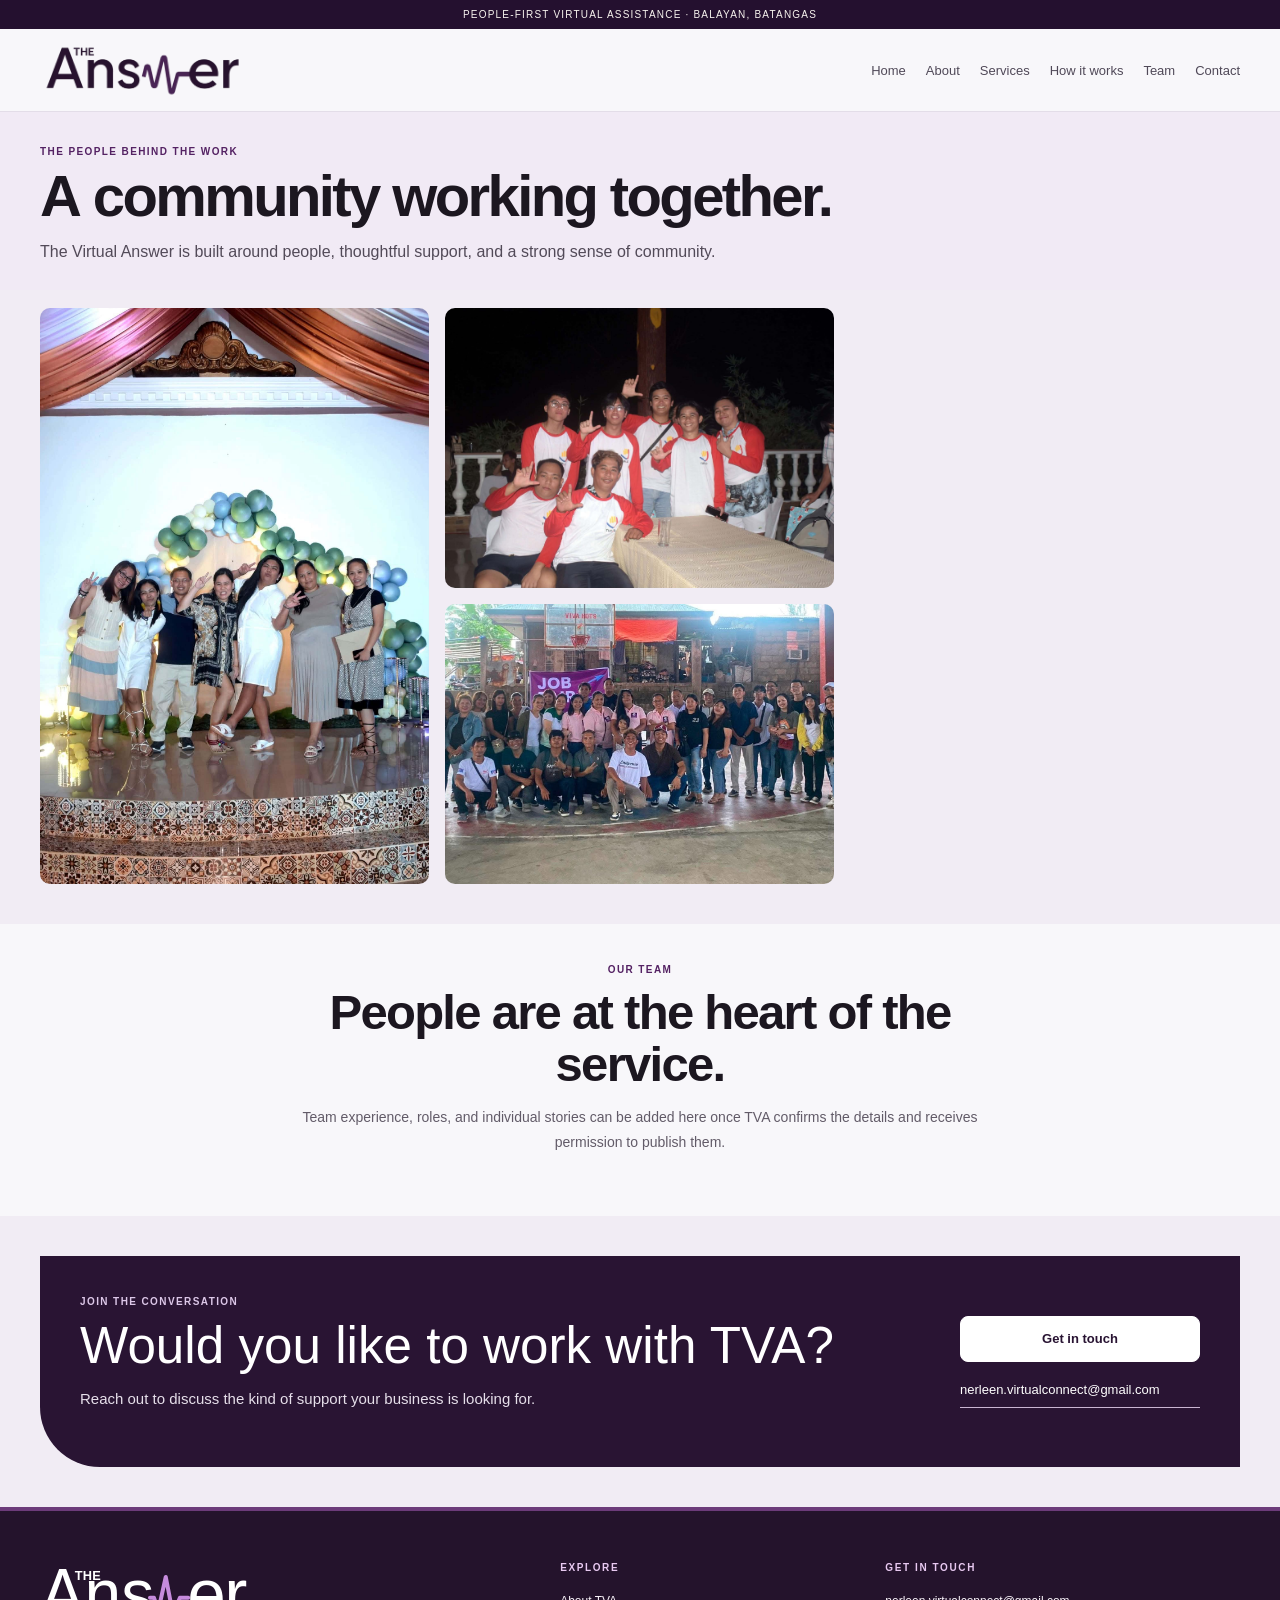
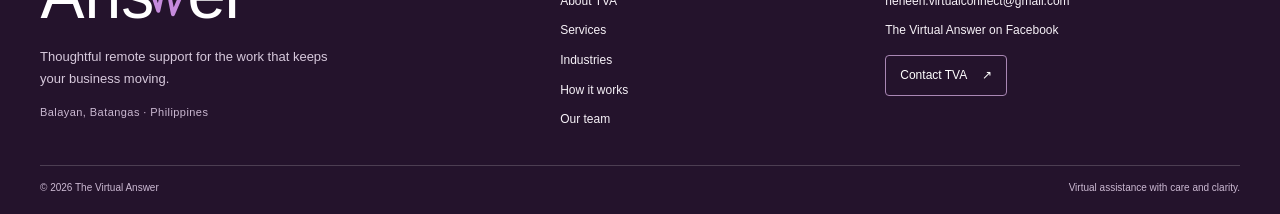
<file: team.html>
<!doctype html><html lang="en"><head><meta charset="utf-8"><meta name="viewport" content="width=device-width,initial-scale=1"><meta name="theme-color" content="#30143A"><meta name="description" content="Meet the people and community behind The Virtual Answer."><title>Our Team | The Virtual Answer</title><link rel="stylesheet" href="site.css"><link rel="icon" href="favicon.ico" sizes="any"><link rel="shortcut icon" href="favicon.ico"><link rel="icon" type="image/png" sizes="512x512" href="favicon.png"></head><body data-page="team"><div class="announcement">People-first virtual assistance · Balayan, Batangas</div><header><div class="wrap nav"><a class="brand" href="index.html" aria-label="The Virtual Answer home"><img class="brand-logo" src="the-answer-logo.png" alt="The Answer Virtual Assistance Service"></a><button class="menu" aria-label="Open menu" aria-expanded="false">☰</button><nav class="navlinks" aria-label="Main navigation"><a href="index.html">Home</a><a href="about.html">About</a><a href="services.html">Services</a><a href="how-it-works.html">How it works</a><a href="team.html">Team</a><a href="contact.html">Contact</a></nav></div></header><main><section class="pagehead"><div class="wrap"><div class="eyebrow">The people behind the work</div><h1>A community working together.</h1><p class="lead">The Virtual Answer is built around people, thoughtful support, and a strong sense of community.</p></div></section><section class="content team-photo-section"><div class="wrap"><div class="team-gallery" aria-label="Photos of the TVA team and community"><figure><img src="assets/team-celebration.png" alt="The TVA team gathered beneath a balloon arch"></figure><figure><img src="assets/team-night.png" alt="The TVA team gathered outdoors in matching shirts"></figure><figure><img src="assets/community-team.jpg" alt="The Virtual Answer community gathered at an outdoor event"></figure></div></div></section><section class="content"><div class="wrap"><div class="section-intro"><div class="eyebrow">Our team</div><h2 class="section-title">People are at the heart of the service.</h2><p>Team experience, roles, and individual stories can be added here once TVA confirms the details and receives permission to publish them.</p></div></div></section><section class="content"><div class="wrap contactbox"><div><div class="eyebrow">Join the conversation</div><h2>Would you like to work with TVA?</h2><p>Reach out to discuss the kind of support your business is looking for.</p></div><div class="contactlinks"><a class="button" href="contact.html">Get in touch </a><a href="mailto:nerleen.virtualconnect@gmail.com">nerleen.virtualconnect@gmail.com</a></div></div></section></main><footer class="site-footer"><div class="wrap footer-main"><div class="footer-brand"><a href="index.html" aria-label="The Virtual Answer home"><img class="footer-logo" src="the-answer-logo-light.svg" alt="The Virtual Answer"></a><p>Thoughtful remote support for the work that keeps your business moving.</p><span class="footer-location">Balayan, Batangas · Philippines</span></div><div class="footer-column"><h2>Explore</h2><a href="about.html">About TVA</a><a href="services.html">Services</a><a href="industries.html">Industries</a><a href="how-it-works.html">How it works</a><a href="team.html">Our team</a></div><div class="footer-column"><h2>Get in touch</h2><a href="mailto:nerleen.virtualconnect@gmail.com">nerleen.virtualconnect@gmail.com</a><a href="https://www.facebook.com/profile.php?id=61569814790833" target="_blank" rel="noopener noreferrer">The Virtual Answer on Facebook</a><a class="footer-contact" href="contact.html">Contact TVA <span aria-hidden="true">↗</span></a></div></div><div class="wrap footer-bottom"><span>© <span data-year>2026</span> The Virtual Answer</span><span>Virtual assistance with care and clarity.</span></div></footer><script src="site.js"></script></body></html>
</file>
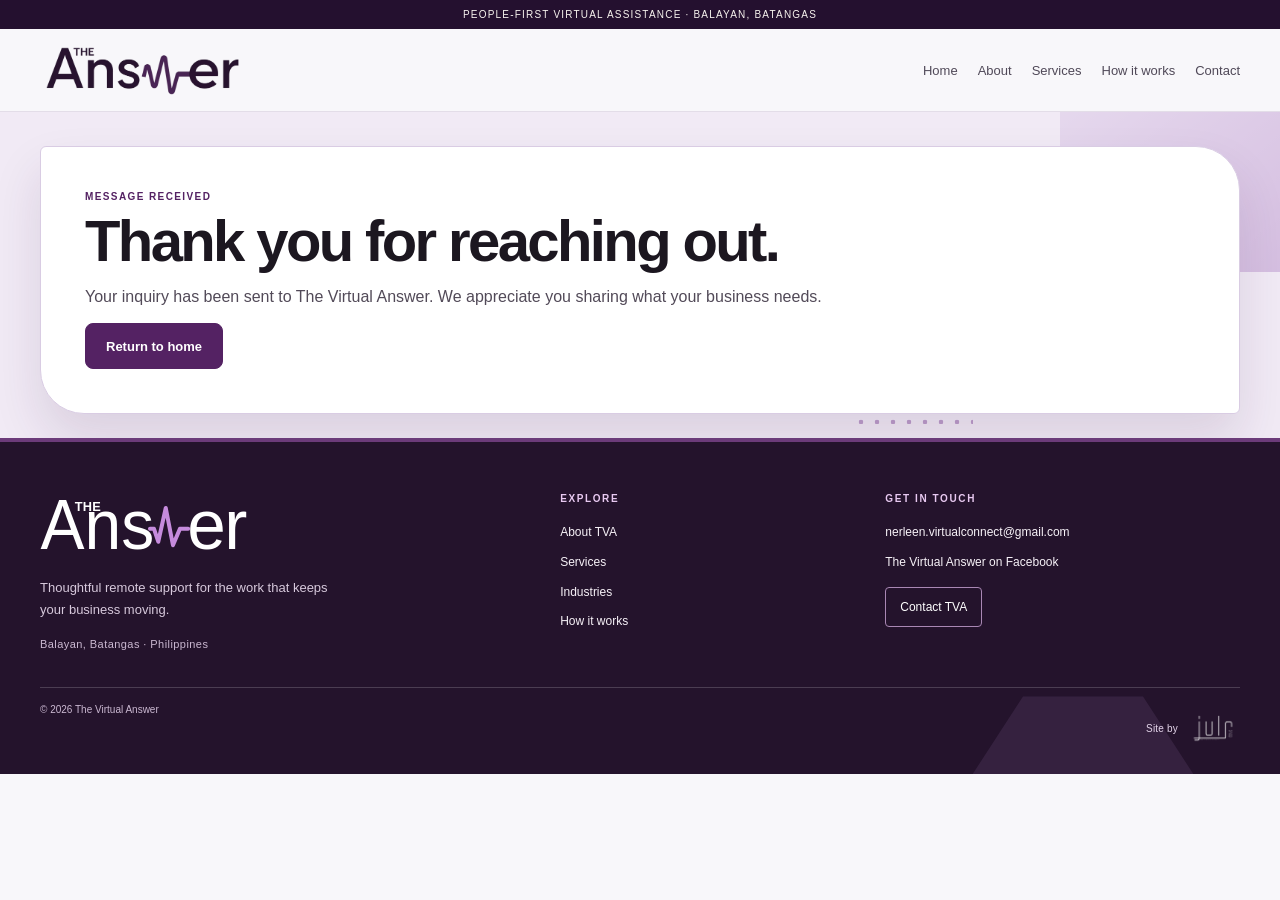
<file: thank-you.html>
<!doctype html><html lang="en"><head><meta charset="utf-8"><meta name="viewport" content="width=device-width,initial-scale=1"><meta name="theme-color" content="#30143A"><meta name="description" content="Your inquiry has been sent to The Virtual Answer."><meta name="robots" content="noindex,follow"><title>Thank You | The Virtual Answer</title><link rel="icon" type="image/png" sizes="512x512" href="/favicon.png"><link rel="apple-touch-icon" sizes="512x512" href="/favicon.png"><link rel="stylesheet" href="/site.css"><link rel="stylesheet" href="/boxes.css"></head><body data-page="thank-you"><div class="announcement">People-first virtual assistance · Balayan, Batangas</div><header><div class="wrap nav"><a class="brand" href="/" aria-label="The Virtual Answer home"><img class="brand-logo" src="/assets/the-answer-logo-web.png" alt="The Virtual Answer logo" width="1100" height="310" decoding="async"></a><button class="menu" aria-label="Open menu" aria-expanded="false">☰</button><nav class="navlinks" aria-label="Main navigation"><a href="/">Home</a><a href="/about/">About</a><a href="/services/">Services</a><a href="/how-it-works/">How it works</a><a href="/contact/">Contact</a></nav></div></header><main><section class="pagehead"><div class="wrap thank-you-content"><div class="eyebrow">Message received</div><h1>Thank you for reaching out.</h1><p class="lead">Your inquiry has been sent to The Virtual Answer. We appreciate you sharing what your business needs.</p><a class="button" href="/">Return to home</a></div></section></main><footer class="site-footer"><div class="wrap footer-main"><div class="footer-brand"><a href="/" aria-label="The Virtual Answer home"><img class="footer-logo" src="/the-answer-logo-light.svg" alt="The Virtual Answer" width="820" height="250" decoding="async"></a><p>Thoughtful remote support for the work that keeps your business moving.</p><span class="footer-location">Balayan, Batangas · Philippines</span></div><div class="footer-column"><h2>Explore</h2><a href="/about/">About TVA</a><a href="/services/">Services</a><a href="/industries/">Industries</a><a href="/how-it-works/">How it works</a></div><div class="footer-column"><h2>Get in touch</h2><a href="mailto:nerleen.virtualconnect@gmail.com">nerleen.virtualconnect@gmail.com</a><a href="https://www.facebook.com/profile.php?id=61569814790833" target="_blank" rel="noopener noreferrer">The Virtual Answer on Facebook</a><a class="footer-contact" href="/contact/">Contact TVA </a></div></div><div class="wrap footer-bottom"><span>© <span data-year>2026</span> The Virtual Answer</span><a class="developer-credit" href="https://jullianalouisse.vercel.app/homepage.html" target="_blank" rel="noopener noreferrer" aria-label="Site by Juls Devs — visit the portfolio"><span>Site by</span><img src="/assets/juls-logo-devs-web.png" alt="Juls Devs" width="450" height="246" decoding="async" loading="lazy"></a></div></footer><script src="/site.js"></script><script src="/motion.js"></script></body></html>
</file>
<file: site.css>
:root{--paper:#F8F5FA;--white:#FFFEFF;--ink:#24152A;--muted:#66586C;--line:#E1D8E5;--plum:#542263;--plum-dark:#30143A;--lilac:#F0E6F4;--lime:#DCC8E7;--peach:#F3E1D1;--serif:Georgia,'Times New Roman',serif;--sans:Inter,'Aptos',Arial,sans-serif;--max:1160px}*{box-sizing:border-box}html{scroll-behavior:smooth}body{margin:0;background:var(--paper);color:var(--ink);font-family:var(--sans);-webkit-font-smoothing:antialiased}a{color:inherit}.wrap{width:min(var(--max),calc(100% - 56px));margin:auto}.announcement{background:var(--plum-dark);color:#f8f4ef;text-align:center;padding:9px 14px;font-size:11px;letter-spacing:.08em;text-transform:uppercase}header{position:sticky;top:0;z-index:5;background:rgba(248,245,250,.96);backdrop-filter:blur(12px);border-bottom:1px solid var(--line)}.nav{min-height:74px;display:flex;align-items:center;justify-content:space-between;gap:24px}.brand{display:flex;align-items:center;gap:10px;text-decoration:none}.mark{width:39px;height:39px;display:grid;place-items:center;border-radius:13px;background:var(--plum);color:var(--lime);font:700 20px var(--serif)}.brandname{font-weight:750;letter-spacing:-.03em}.brandname small{display:block;margin-top:4px;color:var(--muted);font-size:9px;letter-spacing:.12em;text-transform:uppercase}.navlinks{display:flex;align-items:center;gap:24px}.navlinks a{text-decoration:none;font-size:12px;color:#514456}.navlinks a:hover,.navlinks a[aria-current=page]{color:var(--plum)}.navlinks a[aria-current=page]{font-weight:750}.button{min-height:44px;padding:0 18px;display:inline-flex;align-items:center;justify-content:center;border-radius:999px;background:var(--plum);border:1px solid var(--plum);color:white;text-decoration:none;font-size:12px;font-weight:700;transition:.18s}.button:hover{background:var(--plum-dark);transform:translateY(-1px)}.button.secondary{background:transparent;color:var(--plum)}.button.secondary:hover{background:var(--lilac)}.menu{display:none;width:42px;height:42px;border:1px solid var(--line);background:var(--white);border-radius:50%;font-size:18px}.eyebrow{color:var(--plum);font-size:10px;font-weight:750;letter-spacing:.16em;text-transform:uppercase}.hero{padding:72px 0 76px}.hero-grid{display:grid;grid-template-columns:1.05fr .95fr;gap:48px;align-items:center}.hero h1,.pagehead h1{font:500 clamp(48px,6vw,76px)/.99 var(--serif);letter-spacing:-.05em;margin:18px 0}.hero h1 em{color:var(--plum)}.lead{max-width:610px;color:#5D4E63;font-size:16px;line-height:1.75}.actions{display:flex;flex-wrap:wrap;gap:11px;margin-top:25px}.illustration{min-height:380px;border-radius:30px;background:var(--lilac);padding:28px;display:grid;place-items:center;position:relative;overflow:hidden}.illustration:before,.illustration:after{content:'';position:absolute;border-radius:50%;background:var(--lime)}.illustration:before{width:110px;height:110px;right:9%;top:8%}.illustration:after{width:260px;height:260px;left:10%;bottom:-30%;background:#DCC8E7}.desk{position:relative;z-index:1;width:min(100%,390px);background:var(--white);border:1px solid #ffffff;border-radius:22px;padding:23px;box-shadow:0 20px 50px #30143A20;transform:rotate(-2deg)}.desk small{color:var(--muted)}.desk h2{font:500 30px var(--serif);margin:15px 0 8px}.task{border-top:1px solid var(--line);padding:12px 0;font-size:12px}.task b{margin-left:8px}.task i{display:inline-grid;place-items:center;width:22px;height:22px;border-radius:50%;background:var(--lime);font-style:normal;color:var(--plum)}.pagehead{padding:58px 0 42px;border-bottom:1px solid var(--line)}.pagehead h1{font-size:clamp(43px,5.2vw,66px);max-width:850px}.pagehead .lead{max-width:760px}.content{padding:60px 0}.section-title{font:500 clamp(34px,4vw,49px)/1.06 var(--serif);letter-spacing:-.04em;margin:13px 0 16px}.bodycopy{max-width:790px;color:#5D4E63;line-height:1.8;font-size:14px}.grid{display:grid;grid-template-columns:repeat(3,1fr);gap:14px}.card{padding:23px;border:1px solid var(--line);border-radius:17px;background:#fffefa9c}.card h2,.card h3{font:500 24px/1.08 var(--serif);margin:12px 0}.card p,.card li{font-size:13px;line-height:1.7;color:var(--muted)}.icon{width:39px;height:39px;border-radius:13px;background:var(--lilac);display:grid;place-items:center;color:var(--plum);font-size:19px}.two{display:grid;grid-template-columns:1fr 1fr;gap:40px;align-items:start}.callout{background:var(--plum-dark);color:white;border-radius:22px;padding:31px}.callout p{color:#E8DCF0;line-height:1.7}.callout h2{font:500 33px/1.04 var(--serif)}.steps{counter-reset:step}.step{border-top:1px solid var(--line);padding:22px 0;display:grid;grid-template-columns:65px 1fr;gap:18px}.step:before{counter-increment:step;content:'0' counter(step);color:var(--plum);font-weight:750;font-size:12px;letter-spacing:.1em}.step h3{font:500 24px var(--serif);margin:0 0 7px}.step p{font-size:13px;color:var(--muted);line-height:1.7;margin:0}.faq details{border-bottom:1px solid var(--line);padding:18px 0}.faq summary{font:500 21px var(--serif);cursor:pointer}.faq details p{max-width:760px;color:var(--muted);line-height:1.75;font-size:13px}.contactbox{background:var(--lilac);border-radius:25px;padding:38px;display:flex;align-items:center;justify-content:space-between;gap:28px}.contactbox h2{font:500 clamp(35px,4vw,52px)/1 var(--serif);margin:13px 0}.contactbox p{color:#615367;line-height:1.7}.contactlinks{display:grid;gap:10px;min-width:240px}.contactlinks a:not(.button){font-size:13px;text-decoration:none;padding:10px 0;border-bottom:1px solid #C9B5D2}.notice{padding:14px 17px;background:#F3EAF5;border-left:3px solid var(--plum);font-size:12px;line-height:1.65;color:#5E5162;margin-top:24px}footer{border-top:1px solid var(--line);padding:24px 0 30px}.foot{display:flex;align-items:center;justify-content:space-between;gap:24px}.footbrand{display:flex;align-items:center;gap:10px;font-weight:700;font-size:12px}.footmeta{text-align:right;color:var(--muted);font-size:11px;line-height:1.7}.focus:focus-visible,a:focus-visible,button:focus-visible,summary:focus-visible{outline:3px solid #704282;outline-offset:4px}@media(max-width:850px){.nav{position:relative}.menu{display:block}.navlinks{display:none;position:absolute;top:100%;left:-1px;right:-1px;padding:14px 20px 21px;background:var(--paper);border:1px solid var(--line);border-top:0;box-shadow:0 14px 24px #30143A10;flex-direction:column;align-items:stretch;gap:0}.navlinks.open{display:flex}.navlinks a{font-size:13px;padding:12px 0;border-bottom:1px solid var(--line)}.navlinks .button{margin-top:12px}.hero-grid{gap:26px}.grid{grid-template-columns:repeat(2,1fr)}}@media(max-width:680px){.wrap{width:min(100% - 34px,var(--max))}.nav{min-height:66px}.navlinks{padding:12px 17px 18px}.hero{padding:48px 0}.hero-grid,.two{grid-template-columns:1fr;gap:25px}.hero h1{font-size:clamp(48px,13vw,65px)}.illustration{min-height:320px;padding:19px}.pagehead{padding:42px 0 30px}.pagehead h1{font-size:clamp(42px,12vw,58px)}.content{padding:43px 0}.grid{grid-template-columns:1fr}.contactbox{display:block;padding:27px 22px}.contactlinks{margin-top:20px;min-width:0}.foot{align-items:flex-start;flex-direction:column}.footmeta{text-align:left}}@media(prefers-reduced-motion:reduce){html{scroll-behavior:auto}*,*::before,*::after{transition:none!important}}

/* Homepage: service-led, high-clarity layout inspired by modern VA sites. */
.hero{padding:64px 0 68px}.hero h1{max-width:650px}.hero-location{margin:22px 0 0;color:var(--muted);font-size:12px}.illustration{background:#F0E6F4}.illustration:before{background:var(--lime)}.illustration-stamp{position:absolute;z-index:2;bottom:8%;right:5%;width:92px;height:92px;border-radius:50%;background:var(--peach);display:grid;place-content:center;text-align:center;font-size:9px;font-weight:800;line-height:1.4;letter-spacing:.08em;transform:rotate(8deg);color:var(--plum-dark)}.proof-strip{background:#fffefa;border-block:1px solid var(--line)}.proof-row{min-height:82px;display:flex;align-items:center;justify-content:space-between;gap:20px}.proof-intro{font:500 17px var(--serif);color:var(--ink)}.proof-item{font-size:12px;color:#594B5F}.proof-item span{font-size:10px;font-weight:750;color:var(--plum);margin-right:8px}.workflow-band{background:var(--plum-dark);color:#fff;padding:76px 0}.workflow-inner{display:grid;grid-template-columns:.9fr 1.1fr;gap:70px}.workflow-band .eyebrow{color:var(--lime)}.workflow-heading h2{font:500 clamp(38px,4.2vw,54px)/1.02 var(--serif);letter-spacing:-.04em;margin:15px 0}.workflow-heading p{max-width:420px;font-size:14px;line-height:1.75;color:#E1D8E5}.workflow-list article{display:grid;grid-template-columns:44px 1fr;gap:17px;padding:18px 0;border-top:1px solid #ffffff40}.workflow-list article>span{color:var(--lime);font-weight:750;font-size:11px;letter-spacing:.1em}.workflow-list h3{font:500 23px var(--serif);margin:0 0 6px}.workflow-list p{font-size:12px;line-height:1.65;color:#E1D8E5;margin:0}.local-card{background:var(--lilac);padding:34px;border-radius:24px;min-height:290px;display:flex;flex-direction:column;align-items:flex-start;justify-content:center}.local-card .local-mark{width:46px;height:46px;border-radius:50%;display:grid;place-items:center;background:var(--plum);color:white;font-size:24px;margin-bottom:25px}.local-card h3{font:500 34px/1.07 var(--serif);margin:13px 0}.local-card p{font-size:13px;color:#5C4E62;line-height:1.7}.local-card a{font-weight:700;font-size:12px;color:var(--plum)}.faq-preview{background:#fffefa}.faq-preview .faq{border-top:1px solid var(--line)}.faq-preview .faq details:first-child{padding-top:18px}.card a{display:inline-block;margin-top:10px;color:var(--plum);font-weight:700;font-size:12px;text-decoration:none}.card a:hover{text-decoration:underline}.workflow-heading .button.secondary{border-color:#C9B5D2;color:#fff}.workflow-heading .button.secondary:hover{background:#ffffff20}.proof-row{flex-wrap:wrap}@media(max-width:850px){.proof-row{justify-content:flex-start;padding:18px 0}.proof-intro{width:100%}.workflow-inner{grid-template-columns:1fr;gap:35px}}@media(max-width:680px){.hero{padding:45px 0 50px}.hero-grid{gap:26px}.proof-row{gap:13px 20px}.proof-item{font-size:11px}.workflow-band{padding:53px 0}.workflow-inner{gap:25px}.local-card{min-height:250px;padding:26px}}

/* High-resolution vector brand logo */
.brand-logo{display:block;width:clamp(150px,16vw,205px);height:auto;flex:0 0 auto}.footer-logo{width:180px}@media(max-width:680px){.brand-logo{width:150px}}

/* Photo-led identity and page layouts for The Virtual Answer */
.new-hero{padding:60px 0 64px;background:linear-gradient(110deg,#f5eff8,#fff 64%,#fbf8fc)}.new-hero-grid{display:grid;grid-template-columns:1fr 1.04fr;gap:54px;align-items:center}.new-hero h1{font:500 clamp(46px,5.8vw,72px)/.98 var(--serif);letter-spacing:-.055em;margin:18px 0 20px;max-width:620px}.new-hero h1 em{font-style:normal;color:var(--plum)}.new-hero-copy .lead{max-width:560px}.hero-photo{margin:0;position:relative}.hero-photo img{display:block;width:100%;height:390px;object-fit:cover;object-position:center 42%;border-radius:26px}.hero-photo figcaption{font-size:11px;color:var(--muted);margin:10px 4px 0}.new-ribbon{background:#fff;border-block:1px solid var(--line)}.ribbon-inner{min-height:76px;display:flex;align-items:center;justify-content:space-between;gap:18px;flex-wrap:wrap}.ribbon-inner span{font-size:12px;color:var(--muted)}.ribbon-inner span:first-child{font:500 19px var(--serif);color:var(--ink)}.ribbon-inner .registration-note{width:100%;text-align:center;padding:0 0 12px;font-size:11px;color:#594B5F}.section-intro{max-width:700px;margin:0 auto 34px;text-align:center}.section-intro .section-title{margin:12px 0}.section-intro>p{font-size:14px;line-height:1.75;color:var(--muted)}.new-grid{display:grid;grid-template-columns:repeat(3,minmax(0,1fr));gap:14px}.new-card{min-height:206px;padding:26px;background:#fff;border:1px solid var(--line);border-radius:19px;transition:transform .18s,border-color .18s,box-shadow .18s}.new-card:hover{transform:translateY(-3px);border-color:#c9b5d2;box-shadow:0 12px 28px #30143a0d}.new-card h2{font:500 25px/1.05 var(--serif);margin:25px 0 10px}.new-card p{font-size:13px;line-height:1.7;color:var(--muted);margin:0}.photo-story{display:grid;grid-template-columns:1fr 1fr;gap:56px;align-items:center}.photo-story.reverse figure{order:2}.photo-story figure{margin:0}.photo-story img{width:100%;height:370px;object-fit:cover;object-position:center;border-radius:24px;display:block}.photo-story .section-title{max-width:520px}.text-link{display:inline-block;color:var(--plum);font-weight:700;font-size:13px;margin-top:10px;text-decoration:none}.text-link:hover{text-decoration:underline}.pagehead{padding:60px 0 28px}.pagehead h1{max-width:820px;margin:14px 0;font-size:clamp(43px,5vw,64px)}.pagehead .lead{max-width:720px}.team-gallery{display:grid;grid-template-columns:1fr 1fr;gap:16px}.team-gallery figure{margin:0;background:#fff;border:1px solid var(--line);padding:9px;border-radius:18px}.team-gallery figure:first-child{grid-column:span 2}.team-gallery img{width:100%;height:280px;display:block;object-fit:cover;border-radius:12px}.team-gallery figure:first-child img{height:400px}.team-gallery figcaption{font-size:12px;color:var(--muted);padding:10px 7px 4px}.contact-layout{display:grid;grid-template-columns:1.15fr .85fr;gap:20px}.contact-card{padding:40px;border-radius:24px;background:#fff;border:1px solid var(--line)}.contact-card h2{font:500 37px/1.08 var(--serif);margin:15px 0}.contact-card p{max-width:500px;color:var(--muted);font-size:14px;line-height:1.75}.contact-email a{color:var(--plum);font-weight:700}.faq-list{max-width:800px}.faq-item{padding:19px 0;border-top:1px solid var(--line)}.faq-item summary{font:500 21px var(--serif);cursor:pointer}.faq-item p{max-width:720px;color:var(--muted);font-size:14px;line-height:1.75}.footbrand p{max-width:290px;color:var(--muted);font-size:12px;line-height:1.7}.footmeta a{text-decoration:none}.footmeta a:hover{color:var(--plum)}
@media(max-width:850px){.new-hero-grid,.photo-story,.contact-layout{grid-template-columns:1fr}.new-hero-grid{gap:32px}.new-hero{padding:45px 0}.hero-photo img{height:min(62vw,400px)}.photo-story{gap:28px}.photo-story.reverse figure{order:0}.photo-story img{height:min(66vw,390px)}.new-grid{grid-template-columns:repeat(2,minmax(0,1fr))}.contact-card{padding:30px}.team-gallery figure:first-child img{height:330px}}
@media(max-width:560px){.new-hero h1{font-size:45px}.ribbon-inner{padding:16px 0;justify-content:flex-start}.ribbon-inner span{width:calc(50% - 10px)}.ribbon-inner span:first-child{width:100%}.new-grid{grid-template-columns:1fr;gap:10px}.new-card{min-height:0;padding:22px}.new-card h2{margin:18px 0 8px}.pagehead{padding:42px 0 18px}.team-gallery{grid-template-columns:1fr}.team-gallery figure:first-child{grid-column:auto}.team-gallery img,.team-gallery figure:first-child img{height:auto;max-height:360px}.contact-card{padding:24px}}

/* Professional finish: restrained brand color, consistent type, navigation and accessible focus */
:root{--paper:#F7F8FA;--white:#FFFFFF;--ink:#21172A;--muted:#625B68;--line:#E3DDE8;--plum:#4B2059;--plum-dark:#291433;--lilac:#F1EAF5;--lime:#DCC7E8;--peach:#F2E4D8;--serif:'Aptos Display','Segoe UI',Arial,sans-serif;--sans:'Aptos','Segoe UI',Arial,sans-serif;--max:1200px}
body{background:var(--paper);color:var(--ink);font-size:15px}header{background:rgba(255,255,255,.96)}.announcement{background:var(--plum-dark);letter-spacing:.11em}.nav{min-height:82px}.navlinks{gap:20px}.navlinks a{font-size:13px}.navlinks a[aria-current=page]{color:var(--plum);font-weight:700}.button{min-height:46px;border-radius:8px;padding-inline:20px;font-size:13px;box-shadow:none}.button:hover{transform:translateY(-1px)}.button.secondary{border-color:#BDA8C8}.eyebrow{font-size:10px;letter-spacing:.14em}.content{padding:76px 0}.pagehead{padding:66px 0 42px}.pagehead h1,.new-hero h1{font-weight:700;letter-spacing:-.045em}.pagehead h1{font-size:clamp(42px,5vw,62px);line-height:1.04}.lead{font-size:16px;line-height:1.75;color:#524A58}.new-hero{background:linear-gradient(115deg,#f1eaf5 0%,#fff 62%);padding-block:68px}.new-hero-grid{gap:64px}.hero-photo img{height:450px;border-radius:18px;object-position:center 38%}.hero-photo figcaption{font-size:11px}.hero-photo figcaption a{color:var(--plum);text-underline-offset:2px}.new-ribbon{background:#fff}.ribbon-inner{min-height:76px}.ribbon-inner .registration-note{color:#55435E}.section-intro{max-width:740px;margin-bottom:40px}.section-intro .section-title,.section-title{font-weight:650;letter-spacing:-.035em}.new-grid{gap:16px}.new-card{border-radius:14px;padding:28px;min-height:216px;box-shadow:0 1px 2px #21172a07}.new-card:hover{box-shadow:0 12px 26px #29143310}.new-card h2{font-weight:650;font-size:24px;letter-spacing:-.025em;line-height:1.15}.new-card p,.bodycopy{color:#544D59;line-height:1.75}.photo-story{gap:64px}.photo-story img{border-radius:18px}.contactbox{border-radius:18px;background:#291433;padding:40px;color:#fff}.contactbox .eyebrow{color:#DCC7E8}.contactbox p{color:#E6DFEA}.contactbox .contactlinks a:not(.button){color:#fff}.contactbox .button{background:#fff;color:var(--plum);border-color:#fff}.contact-card,.local-card{border-radius:18px}.local-card{background:#F1EAF5}.team-gallery figure{border-radius:14px}.faq-item summary{font-family:var(--sans);font-weight:650;font-size:17px}.foot{gap:40px;padding-block:34px}.footmeta{font-size:12px;line-height:1.8;color:var(--muted)}.registration-note{line-height:1.5}.button:focus-visible,.navlinks a:focus-visible,.text-link:focus-visible,.footmeta a:focus-visible{outline:3px solid #9B6BAE;outline-offset:3px}
@media(max-width:900px){.nav{gap:12px}.menu{display:block;cursor:pointer}.navlinks{display:none;position:absolute;top:100%;left:0;right:0;background:white;border-bottom:1px solid var(--line);padding:12px 24px 20px;box-shadow:0 14px 24px #21172a12;align-items:stretch;gap:0}.navlinks.open{display:flex;flex-direction:column}.navlinks a{padding:12px 4px}.navlinks a.button{margin-top:8px}.new-hero-grid{gap:36px}.hero-photo img{height:390px}}
@media(max-width:680px){.wrap{width:calc(100% - 36px)}.nav{min-height:70px}.brand-logo{width:148px}.new-hero{padding:42px 0}.new-hero-grid{gap:28px}.new-hero h1{font-size:clamp(40px,11vw,52px)}.hero-photo img{height:360px}.content{padding:52px 0}.pagehead{padding:44px 0 26px}.pagehead h1{font-size:clamp(38px,10vw,48px)}.new-grid{grid-template-columns:1fr}.new-card{min-height:0}.photo-story{gap:24px}.photo-story img{height:280px}.contactbox{padding:28px 22px}.team-gallery img,.team-gallery figure:first-child img{height:260px;object-fit:cover}.ribbon-inner .registration-note{text-align:left;padding-top:6px}.contact-layout{grid-template-columns:1fr}}
@media(prefers-reduced-motion:reduce){.new-card,.button{transition:none}}
.full-hero{position:relative;isolation:isolate;min-height:clamp(620px,78vh,820px);width:100%;overflow:hidden;display:flex;align-items:flex-end;background:#21172a;color:#fff}.full-hero-image,.full-hero-shade{position:absolute;inset:0;width:100%;height:100%}.full-hero-image{z-index:-2;object-fit:cover;object-position:center 42%}.full-hero-shade{z-index:-1;background:linear-gradient(180deg,rgba(18,10,24,.02) 18%,rgba(20,11,27,.18) 45%,rgba(20,11,27,.83) 100%)}.full-hero-content{padding-top:90px;padding-bottom:88px;text-align:center;max-width:900px}.full-hero-content .eyebrow{color:#F0E2F6}.full-hero-content h1{max-width:820px;margin:18px auto 14px;font:700 clamp(46px,6vw,76px)/1.01 var(--sans);letter-spacing:-.055em;color:#fff}.full-hero-content h1 em{font-style:normal;color:#E5C9F1}.full-hero-content>p{max-width:640px;margin:0 auto;color:#F6F1F7;font-size:17px;line-height:1.65}.full-hero-content .actions{justify-content:center;margin-top:27px}.full-hero-content .button{background:#F0E2F6;border-color:#F0E2F6;color:#291433;box-shadow:0 5px 20px #0003}.full-hero-content .button:hover{background:#fff;border-color:#fff}.full-hero-content .button.secondary{background:#ffffff12;border-color:#ffffffb3;color:#fff;backdrop-filter:blur(6px)}.full-hero-credit{display:inline-block;margin-top:24px;font-size:11px;color:#F2EAF5}.full-hero-credit a{color:#fff;text-underline-offset:3px}.hero-scroll{position:absolute;bottom:24px;left:50%;transform:translateX(-50%);width:38px;height:38px;border:1px solid #ffffff8c;border-radius:50%;display:grid;place-items:center;text-decoration:none;color:#fff;font-size:18px;transition:background .15s}.hero-scroll:hover{background:#ffffff26}
@media(max-width:680px){.full-hero{min-height:calc(100svh - 100px);min-height:max(640px,calc(90svh - 80px));align-items:flex-end}.full-hero-image{object-position:53% center}.full-hero-shade{background:linear-gradient(180deg,rgba(18,10,24,.02) 0%,rgba(20,11,27,.18) 35%,rgba(20,11,27,.88) 100%)}.full-hero-content{padding:70px 18px 74px}.full-hero-content h1{font-size:clamp(40px,11vw,54px)}.full-hero-content>p{font-size:15px}.full-hero-content .actions{gap:9px}.full-hero-content .button{min-height:44px;padding-inline:15px}.hero-scroll{bottom:16px}}




/* ===================== MOTION LAYER (refined) ===================== */
@view-transition{navigation:auto}
header{view-transition-name:site-header}
::view-transition-old(root){animation:vtOut .2s ease both}
::view-transition-new(root){animation:vtIn .4s cubic-bezier(.2,.7,.2,1) both}
@keyframes vtOut{to{opacity:0}}
@keyframes vtIn{from{opacity:0}}
@keyframes rise{from{opacity:0;translate:0 16px}}
@keyframes wordUp{from{translate:0 110%}}
@keyframes kb{from{scale:1.2}}
@keyframes shadeIn{from{opacity:0}}
@keyframes nudge{50%{translate:0 5px}}
@keyframes tick{from{opacity:0;translate:-6px 0}}

/* Scroll progress + header that tightens on scroll */
.va-progress{position:fixed;inset:0 0 auto 0;height:2px;z-index:50;pointer-events:none;transform-origin:0 50%;transform:scaleX(0);background:linear-gradient(90deg,#9B6BAE,var(--plum))}
header{transition:box-shadow .35s}
.nav{transition:min-height .35s cubic-bezier(.2,.7,.2,1)}
.brand-logo{transition:transform .35s cubic-bezier(.2,.7,.2,1);transform-origin:left center}
header.scrolled{box-shadow:0 8px 24px #29143314}
header.scrolled .nav{min-height:62px}
header.scrolled .brand-logo{transform:scale(.9)}
@media(min-width:901px){
.navlinks a:not(.button){position:relative}
.navlinks a:not(.button)::after{content:'';position:absolute;left:0;right:0;bottom:-7px;height:2px;border-radius:2px;background:var(--plum);transform:scaleX(0);transform-origin:right;transition:transform .35s cubic-bezier(.2,.7,.2,1)}
.navlinks a:not(.button):hover::after,.navlinks a[aria-current=page]::after{transform:scaleX(1);transform-origin:left}}
/* Mobile menu: panel and links ease in when opened */
@media(max-width:900px){.navlinks.open{animation:rise .25s ease both}.navlinks.open a{animation:tick .35s cubic-bezier(.2,.7,.2,1) both}.navlinks.open a:nth-child(1){animation-delay:0.03s}.navlinks.open a:nth-child(2){animation-delay:0.06s}.navlinks.open a:nth-child(3){animation-delay:0.09s}.navlinks.open a:nth-child(4){animation-delay:0.12s}.navlinks.open a:nth-child(5){animation-delay:0.15s}.navlinks.open a:nth-child(6){animation-delay:0.18s}.navlinks.open a:nth-child(7){animation-delay:0.21s}.navlinks.open a:nth-child(8){animation-delay:0.24s}}

/* Buttons: soft sheen + small lift */
.button{position:relative;overflow:hidden;transition:background .18s,color .18s,box-shadow .3s,translate .3s cubic-bezier(.2,.7,.2,1)}
.button::after{content:'';position:absolute;inset:0;pointer-events:none;background:linear-gradient(105deg,transparent 40%,#ffffff40 50%,transparent 60%);translate:-130% 0}
.button:hover{translate:0 -1px;box-shadow:0 8px 18px #4b205933}
.button:hover::after{translate:130% 0;transition:translate .7s cubic-bezier(.2,.7,.2,1)}
.text-link{background:linear-gradient(currentColor,currentColor) 0 100%/0 1px no-repeat;padding-bottom:3px;transition:background-size .35s cubic-bezier(.2,.7,.2,1)}
.text-link:hover{background-size:100% 1px}

/* Hero: the one orchestrated moment (plays on load) */
.full-hero-image{scale:1.12;translate:0 var(--py,0px);animation:kb 2.4s cubic-bezier(.16,.84,.24,1) both}
.full-hero-shade{animation:shadeIn 1.6s ease both}
.full-hero h1,.new-hero h1,.hero h1,.pagehead h1{animation:rise .8s .2s cubic-bezier(.2,.7,.2,1) both}
h1.is-split{animation:none}
.is-split .w{display:inline-block;overflow:hidden;vertical-align:top;padding:.08em .05em .14em;margin:-.08em -.05em -.14em}
.is-split .wi{display:inline-block;animation:wordUp .9s cubic-bezier(.16,.84,.24,1) both;animation-delay:calc(.25s + var(--i) * 60ms)}
.full-hero-content>:not(h1),.new-hero-copy>:not(h1),.pagehead>.wrap>:not(h1){animation:rise .8s .7s cubic-bezier(.2,.7,.2,1) both}
.full-hero-content>.eyebrow,.new-hero-copy>.eyebrow,.pagehead .eyebrow{animation-delay:.1s}
.full-hero-content .actions,.new-hero-copy .actions{animation-delay:.9s}
.full-hero-credit{animation-delay:1.1s!important}
.hero-scroll{animation:rise 1s 1.3s both,nudge 2.6s 2.5s ease-in-out infinite}

/* Scroll reveals: quiet fade + short rise, no blur (classes added by JS, removed when done) */
.anim .rv{opacity:0;transition:opacity .7s ease var(--d,0ms),translate .7s cubic-bezier(.2,.7,.2,1) var(--d,0ms),clip-path 1.1s cubic-bezier(.7,0,.2,1) var(--d,0ms)}
.anim .rv.up{translate:0 14px}
.anim .rv.pop{translate:0 20px}
.anim .rv.line{translate:0 10px;position:relative;border-top-color:transparent!important}
.anim .rv.pic{opacity:1;clip-path:inset(0 0 100% 0 round var(--r,18px))}
.anim .rv.pic img{scale:1.12;transition:scale 1.4s cubic-bezier(.16,.84,.24,1) var(--d,0ms)}
.anim .rv.in{opacity:1;translate:none;clip-path:inset(0 0 0 0 round var(--r,18px))}
.anim .rv.pic.in img{scale:1}
.anim .rv.line::after{content:'';position:absolute;left:0;right:0;top:-1px;height:1px;background:var(--rl,var(--line));transform:scaleX(0);transform-origin:left;transition:transform 1s cubic-bezier(.7,0,.2,1) var(--d,0ms)}
.anim .rv.line.in::after{transform:none}
.anim .rv.line:before{opacity:0;transition:opacity .6s ease calc(var(--d,0ms) + .3s)}
.anim .rv.line.in:before{opacity:1}
.team-gallery figure{--r:14px}
.workflow-list article{--rl:#ffffff40}
.step{position:relative}

/* Cards: calm hover response + cursor spotlight (mouse devices only) */
.new-card,.card,.local-card{transition:translate .35s cubic-bezier(.2,.7,.2,1),border-color .35s,box-shadow .35s}
@media(hover:hover){
.new-card,.card,.local-card{position:relative;isolation:isolate;overflow:hidden}
.new-card:hover,.card:hover,.local-card:hover{translate:0 -3px;border-color:#CDB7D8;box-shadow:0 14px 30px #4b20591a}
.new-card::before,.card::before,.local-card::before{content:'';position:absolute;inset:0;z-index:-1;border-radius:inherit;opacity:0;transition:opacity .4s;background:radial-gradient(280px circle at var(--mx,50%) var(--my,50%),#EBDDF3 0,#F7F1FA 45%,transparent 72%)}
.new-card:hover::before,.card:hover::before,.local-card:hover::before{opacity:1}}

/* FAQ: answers respond to the click */
details[open]>:not(summary){animation:rise .35s cubic-bezier(.2,.7,.2,1) both}
.faq-item summary,.faq summary{transition:color .2s}
.faq-item summary:hover,.faq summary:hover{color:var(--plum)}

@media(prefers-reduced-motion:reduce){
*,*::before,*::after{animation:none!important;transition:none!important}
.full-hero-image{scale:1;translate:none}.va-progress{display:none}
::view-transition-old(root),::view-transition-new(root){animation:none}}

/* Page-specific image stories and more varied editorial layouts */
.visual-intro{padding:26px 0 66px}.visual-intro-inner{display:grid;grid-template-columns:minmax(0,1.05fr) minmax(300px,.95fr);gap:clamp(28px,6vw,76px);align-items:center}.visual-intro figure{margin:0;position:relative;min-width:0}.visual-intro figure img{display:block;width:100%;height:clamp(290px,38vw,480px);object-fit:cover;object-position:center;border-radius:20px}.visual-intro figcaption{position:absolute;right:13px;bottom:12px;padding:7px 10px;border-radius:4px;background:#fff;color:#4c3c51;font-size:10px}.visual-copy{padding:20px 0}.visual-copy h2{font:700 clamp(32px,4.2vw,52px)/1.04 var(--sans);letter-spacing:-.045em;margin:15px 0}.visual-copy p{max-width:530px;color:#5a5260;line-height:1.8;font-size:15px}.visual-side .visual-intro-inner{grid-template-columns:.9fr 1.1fr}.visual-side figure{order:2}.visual-side .visual-copy{order:1;padding:34px;background:#f1eaf5;border-radius:20px 5px 20px 5px}.visual-overlap .visual-intro-inner{position:relative;display:block;min-height:390px}.visual-overlap figure{width:72%;margin-left:auto}.visual-overlap figure img{height:430px}.visual-overlap .visual-copy{position:absolute;left:0;bottom:20px;width:min(510px,56%);padding:34px;background:#fff;border:1px solid var(--line);box-shadow:0 18px 50px #29143318;border-radius:4px 18px 4px 18px}.visual-banner{background:var(--plum-dark);color:#fff;padding:60px 0}.visual-banner .visual-intro-inner{grid-template-columns:1.25fr .75fr}.visual-banner figure img{height:330px}.visual-banner .visual-copy h2{color:#fff}.visual-banner .visual-copy p{color:#eee7f1}.visual-banner .visual-copy .eyebrow{color:#e4c9ef}.visual-banner figcaption{background:#24152A;color:#fff}.visual-caption figure img{height:330px}.visual-caption .visual-intro-inner{grid-template-columns:.8fr 1.2fr}.visual-caption .visual-copy{border-left:3px solid var(--plum);padding:16px 0 16px 34px}.new-card{position:relative;overflow:hidden;border:1px solid #e4dce9;border-top:3px solid #6b3a7c;border-radius:4px 16px 4px 16px;background:linear-gradient(145deg,#fff 65%,#f8f3fa);box-shadow:0 5px 18px #2914330a}.new-card:nth-child(3n+2){border-top-color:#b487c2;background:linear-gradient(145deg,#fff 60%,#f3eef7)}.new-card:nth-child(3n){border-top-color:#d7b38d;background:linear-gradient(145deg,#fff 60%,#faf4ef)}.new-card h2{font-size:23px}.new-card:after{content:'';position:absolute;right:-34px;top:-38px;width:90px;height:90px;border:1px solid #6b3a7c1f;border-radius:50%;pointer-events:none}.card{border-radius:5px 17px 5px 17px;background:#fff;box-shadow:0 8px 22px #2914330d}.card:nth-child(even){background:#f4eff7}.contactbox{border-radius:5px 22px 5px 22px}.pagehead{border-bottom:0}.announcement{font-size:10px;letter-spacing:.12em}
@media(max-width:980px){.visual-intro-inner,.visual-side .visual-intro-inner,.visual-banner .visual-intro-inner,.visual-caption .visual-intro-inner{grid-template-columns:1fr;gap:24px}.visual-side figure{order:0}.visual-side .visual-copy{order:0}.visual-intro figure img{height:min(60vw,430px)}.visual-overlap .visual-intro-inner{min-height:0}.visual-overlap figure{width:100%}.visual-overlap .visual-copy{position:relative;left:auto;bottom:auto;width:100%;margin-top:-35px}.visual-banner{padding:40px 0}.visual-caption .visual-copy{border-left:0;border-top:3px solid var(--plum);padding:22px 0 0}}
@media(max-width:680px){.visual-intro{padding:18px 0 44px}.visual-intro figure img,.visual-banner figure img,.visual-caption figure img,.visual-overlap figure img{height:260px;border-radius:15px}.visual-side .visual-copy,.visual-overlap .visual-copy{padding:24px}.visual-overlap .visual-copy{margin-top:-18px}.visual-copy h2{font-size:34px}.visual-banner{padding:36px 0}.new-card{min-height:0}.new-card h2{font-size:21px}}

/* Less empty canvas: tighter rhythm, richer section color, and photography first */
:root{--paper:#F5F1F7;--muted:#514956;--line:#D8CCDF}
body{background:#F5F1F7}
.content{padding:40px 0}
.pagehead{padding:34px 0 24px;background:#EEE6F2}
.pagehead h1{max-width:900px;font-size:clamp(38px,4.8vw,58px);margin:9px 0 12px}
.pagehead .lead{max-width:760px;margin:0}
.section-intro{margin-bottom:22px}
.section-title{margin:8px 0 12px}
main>section.content:nth-of-type(even){background:#EEE7F2}
main>section.content.visual-intro{background:transparent}
.new-card{min-height:0;padding:22px 18px 20px;border:0;border-top:1px solid #bca9c5;border-radius:0;background:transparent!important;box-shadow:none!important}
.new-card:nth-child(3n+2),.new-card:nth-child(3n){border-top-color:#bca9c5}
.new-card:after{display:none}
.new-card h2{margin:17px 0 8px;font-size:22px}
.new-card p{max-width:380px}
.new-card:hover{transform:translateY(-2px);border-color:#6b3a7c}
.card{border:0;border-top:1px solid #bca9c5;border-radius:0;background:transparent!important;box-shadow:none!important;padding:22px 16px}
.team-gallery{grid-template-columns:repeat(12,minmax(0,1fr));align-items:start;gap:20px}
.team-gallery figure,.team-gallery figure:first-child{grid-column:auto;background:transparent;border:0;border-radius:0;padding:0}
.team-gallery figure:nth-child(1){grid-column:1 / span 7}
.team-gallery figure:nth-child(2){grid-column:9 / span 4;margin-top:80px}
.team-gallery figure:nth-child(3){grid-column:4 / span 6;margin-top:-34px}
.team-gallery img,.team-gallery figure:first-child img{height:clamp(250px,33vw,420px);border-radius:0;object-fit:cover}
.team-gallery figure:nth-child(2) img{height:clamp(220px,27vw,340px)}
.team-gallery figcaption{padding:9px 0;color:#62596A;font-size:11px;text-transform:uppercase;letter-spacing:.08em}
.photo-story{gap:38px}
.photo-story img{height:clamp(300px,38vw,470px);border-radius:0}
.visual-intro{padding:24px 0 38px}
.visual-intro figure img{height:clamp(300px,37vw,450px);border-radius:0}
.visual-side .visual-copy{border-radius:0 0 0 72px;background:#E9DDEE}
.visual-overlap .visual-copy{border:0;box-shadow:none;border-radius:0 0 0 64px;background:#EEE6F2}
.visual-banner{background:#392044!important;padding:40px 0!important}
.visual-banner figure img{height:clamp(270px,30vw,360px)}
.new-ribbon{background:#392044;border:0;color:#fff}
.ribbon-inner span,.ribbon-inner span:first-child,.ribbon-inner .registration-note{color:#fff}
.ribbon-inner .registration-note{padding:0 0 12px}
.contactbox{border-radius:0 0 0 60px}
.contact-card,.local-card{border-radius:0;border:0}
.visual-intro img,.photo-story img,.team-gallery img{display:block;opacity:1;visibility:visible}
@media(max-width:850px){.content{padding:34px 0}.team-gallery figure:nth-child(1){grid-column:1 / span 7}.team-gallery figure:nth-child(2){grid-column:9 / span 4;margin-top:46px}.team-gallery figure:nth-child(3){grid-column:3 / span 8;margin-top:-20px}}
@media(max-width:680px){.pagehead{padding:28px 0 20px}.pagehead h1{font-size:38px}.content{padding:30px 0}.team-gallery{grid-template-columns:1fr;gap:18px}.team-gallery figure:nth-child(1),.team-gallery figure:nth-child(2),.team-gallery figure:nth-child(3){grid-column:1;margin:0}.team-gallery img,.team-gallery figure:first-child img,.team-gallery figure:nth-child(2) img{height:260px}.visual-intro{padding:18px 0 30px}.visual-intro figure img,.visual-banner figure img,.visual-caption figure img,.visual-overlap figure img{height:255px}.visual-overlap .visual-copy{margin-top:-10px}.ribbon-inner{min-height:unset;padding:18px 0}.new-card{padding:19px 12px}.photo-story img{height:250px}}


/* Refined shared controls, Filipino team imagery, and accessible photo motion */
.navlinks a.button,.navlinks .button{color:#fff;background:#542263;border-color:#542263}
.navlinks a.button:hover,.navlinks .button:hover{color:#fff;background:#30143A}
.button:not(.secondary){color:#fff}
.button:not(.secondary):hover{color:#fff}
.page-back{padding-top:16px}
.back-link{display:inline-flex;align-items:center;min-height:40px;padding:0 15px;border:1px solid #8E7897;border-radius:999px;color:#392044;text-decoration:none;font-size:13px;font-weight:700;background:#fff}
.back-link:hover{background:#392044;color:#fff;border-color:#392044}
.back-link:focus-visible{outline:3px solid #6F3F80;outline-offset:3px}
.team-gallery{grid-template-columns:minmax(0,1.25fr) minmax(260px,.85fr);grid-template-rows:repeat(2,minmax(190px,250px));gap:18px 24px;align-items:stretch}
.team-gallery figure:nth-child(1){grid-column:1;grid-row:1 / span 2;margin:0}
.team-gallery figure:nth-child(2){grid-column:2;grid-row:1;margin:0}
.team-gallery figure:nth-child(3){grid-column:2;grid-row:2;margin:0}
.team-gallery img,.team-gallery figure:first-child img,.team-gallery figure:nth-child(2) img{width:100%;height:100%;min-height:0;object-fit:cover;object-position:center;border-radius:10px}
.team-gallery figcaption{padding:9px 0;color:#55445C;font-size:11px;text-transform:uppercase;letter-spacing:.08em}
main img:not(.brand-logo){transform:translateZ(0);transition:transform .65s cubic-bezier(.2,.7,.2,1),filter .65s;will-change:transform}
@keyframes photoArrive{from{opacity:.65;transform:translateY(16px) scale(.985)}to{opacity:1;transform:translateY(0) scale(1)}}
main img.photo-in:not(.brand-logo){animation:photoArrive .75s cubic-bezier(.2,.7,.2,1) both}
@media(hover:hover){main figure:hover img:not(.brand-logo){transform:scale(1.035);filter:saturate(1.06)}}

/* Research & Records page */
.research-toolkit{padding:56px 0 62px;background:#F0E6F4}
.research-layout{display:grid;grid-template-columns:minmax(260px,.82fr) minmax(0,1.18fr);gap:clamp(36px,7vw,90px);align-items:start}
.research-brief{position:sticky;top:110px;padding:4px 0 0}
.research-brief h2,.research-method-head h2{font:500 clamp(37px,4.5vw,56px)/1.03 var(--serif);letter-spacing:-.045em;margin:14px 0 16px;color:#24152A}
.research-brief p{max-width:430px;color:#514356;line-height:1.8;font-size:15px;margin:0 0 24px}
.research-list{border-top:1px solid #BCA9C5}
.research-list article{display:grid;grid-template-columns:48px 1fr;gap:18px;padding:21px 0;border-bottom:1px solid #BCA9C5}
.research-list article>span{font-size:11px;letter-spacing:.12em;font-weight:800;color:#542263;padding-top:4px}
.research-list h3,.research-method-grid h3{font:500 24px/1.1 var(--serif);margin:0 0 7px;color:#24152A}
.research-list p,.research-method-grid p{font-size:13px;line-height:1.7;color:#514356;margin:0;max-width:520px}
.research-method{padding:62px 0 56px;background:#fff}
.research-method-head{max-width:650px;margin-bottom:28px}
.research-method-grid{display:grid;grid-template-columns:repeat(3,minmax(0,1fr));gap:26px}
.research-method-grid article{border-top:3px solid #542263;padding:18px 18px 8px 0}
.research-method-grid article>span{display:block;color:#542263;font-size:10px;font-weight:800;letter-spacing:.14em;margin-bottom:19px}
.research-method-grid h3{font-size:22px}
.research-caution{margin:34px 0 0;padding:16px 18px;border-left:4px solid #542263;background:#F0E6F4;color:#392D3F;font-size:13px;line-height:1.7}
@media(max-width:850px){.team-gallery{grid-template-columns:minmax(0,1fr) minmax(0,.82fr);grid-template-rows:repeat(2,minmax(170px,220px));gap:15px}.research-layout{grid-template-columns:1fr;gap:28px}.research-brief{position:static}.research-method-grid{gap:17px}}
@media(max-width:680px){.page-back{padding-top:11px}.team-gallery{grid-template-columns:1fr;grid-template-rows:none;gap:16px}.team-gallery figure:nth-child(1),.team-gallery figure:nth-child(2),.team-gallery figure:nth-child(3){grid-column:1;grid-row:auto;margin:0}.team-gallery img,.team-gallery figure:first-child img,.team-gallery figure:nth-child(2) img{height:260px}.research-toolkit{padding:36px 0 42px}.research-layout{gap:24px}.research-brief h2,.research-method-head h2{font-size:37px}.research-list article{grid-template-columns:35px 1fr;gap:11px;padding:18px 0}.research-method{padding:40px 0}.research-method-grid{grid-template-columns:1fr;gap:8px}.research-method-grid article{padding:15px 0;border-top-width:2px}.research-method-grid article>span{margin-bottom:10px}.research-caution{margin-top:22px}}
@media(prefers-reduced-motion:reduce){main img:not(.brand-logo){transition:none!important;animation:none!important;will-change:auto}}


/* Screenshot refinements: readable calls to action, clean gallery spacing, and image-led research design */
.full-hero-content .button:not(.secondary){background:#fff;border-color:#fff;color:#291433}
.full-hero-content .button:not(.secondary):hover{background:#F3E1D1;border-color:#F3E1D1;color:#291433}
.contactbox .button:not(.secondary){background:#fff;border-color:#fff;color:#291433}
.contactbox .button:not(.secondary):hover{background:#F3E1D1;border-color:#F3E1D1;color:#291433}
.team-gallery{grid-template-columns:minmax(0,1.25fr) minmax(250px,.85fr);grid-template-rows:repeat(2,minmax(235px,260px));gap:24px 28px}
.team-gallery figure,.team-gallery figure:first-child{display:flex;flex-direction:column;min-width:0;min-height:0;overflow:hidden}
.team-gallery figure:nth-child(1){grid-column:1;grid-row:1 / span 2}
.team-gallery figure:nth-child(2){grid-column:2;grid-row:1}
.team-gallery figure:nth-child(3){grid-column:2;grid-row:2}
.team-gallery figure img,.team-gallery figure:first-child img,.team-gallery figure:nth-child(2) img{display:block;width:100%;height:auto;flex:1 1 auto;min-height:0;object-fit:cover;border-radius:10px}
.team-gallery figcaption{flex:0 0 auto;min-height:29px;padding:10px 0 0;line-height:1.25;white-space:normal}
@media(max-width:850px){.team-gallery{grid-template-rows:repeat(2,minmax(200px,235px));gap:20px 22px}}
@media(max-width:680px){.team-gallery{grid-template-columns:1fr;grid-template-rows:none;gap:18px}.team-gallery figure:nth-child(1),.team-gallery figure:nth-child(2),.team-gallery figure:nth-child(3){grid-column:1;grid-row:auto}.team-gallery figure img,.team-gallery figure:first-child img,.team-gallery figure:nth-child(2) img{width:100%;height:260px;flex:none;object-fit:cover}.team-gallery figcaption{min-height:0;padding-top:9px}}

.research-hero{padding:34px 0 42px;background:#F0E6F4}
.research-hero-grid{display:grid;grid-template-columns:minmax(0,.96fr) minmax(380px,1.04fr);gap:clamp(32px,6vw,78px);align-items:center}
.research-hero-copy{max-width:590px}
.research-hero-copy h1{font:700 clamp(42px,5vw,62px)/1.04 var(--sans);letter-spacing:-.045em;margin:14px 0 18px;color:#21172A}
.research-hero-copy .lead{font-size:16px;line-height:1.75;color:#4f4655;max-width:540px;margin:0 0 22px}
.research-hero figure{position:relative;margin:0;min-width:0}
.research-hero figure img{display:block;width:100%;height:390px;object-fit:cover;object-position:center 48%;border-radius:0 70px 0 0}
.research-hero figcaption{position:absolute;right:12px;bottom:12px;padding:8px 12px;background:#fff;color:#34253B;font-size:11px;letter-spacing:.02em}
.research-toolkit{padding:48px 0 54px}
.service-card-links{display:grid;gap:9px;margin-top:14px;max-width:370px}
.service-card-links .text-link{margin:0;justify-self:start}
.research-service-link{display:flex;align-items:center;justify-content:space-between;gap:12px;padding:12px 14px;background:#F0E6F4;border-left:3px solid #542263;color:#291433;text-decoration:none;font-size:13px;font-weight:750;transition:background .18s,transform .18s}
.research-service-link:hover{background:#E2D1E9;transform:translateX(3px)}
.research-service-note{color:#542263;font-size:11px;font-weight:650;white-space:nowrap}
@media(max-width:850px){.research-hero-grid{grid-template-columns:1fr;gap:27px}.research-hero figure img{height:340px}.research-hero-copy{max-width:720px}}
@media(max-width:680px){.research-hero{padding:22px 0 30px}.research-hero-grid{gap:22px}.research-hero-copy h1{font-size:42px}.research-hero-copy .lead{font-size:15px}.research-hero figure img{height:280px;border-radius:0 42px 0 0}.research-toolkit{padding:34px 0 38px}.research-service-link{padding:11px 12px}}


/* Integrated back control: visually part of each page heading, not a separate bar */
.page-back{width:auto;padding:0;margin:0 0 17px}
.back-link{display:inline-flex;align-items:center;gap:9px;min-height:40px;padding:5px 15px 5px 6px;border:1px solid #CDB9D6;border-radius:999px;background:rgba(255,255,255,.68);color:#392044;text-decoration:none;font-size:12px;font-weight:750;letter-spacing:.015em;box-shadow:0 2px 8px rgba(48,20,58,.06);transition:background .18s,border-color .18s,transform .18s,box-shadow .18s}
.back-icon{display:grid;place-items:center;width:27px;height:27px;border-radius:50%;background:#542263;color:#fff;font-size:17px;font-weight:500;line-height:1}
.back-link:hover{background:#fff;border-color:#542263;transform:translateX(-2px);box-shadow:0 4px 12px rgba(48,20,58,.11);color:#291433}
.back-link:focus-visible{outline:3px solid #9B6BAE;outline-offset:3px}
.pagehead .page-back{margin-bottom:15px}
.research-hero-copy .page-back{margin-bottom:16px}
.photo-story figcaption{margin-top:9px;color:#514356;font-size:11px;font-weight:650;letter-spacing:.06em;text-transform:uppercase}

/* Homepage hero photo finish: richer brand tint and intentional full-bleed framing */
.full-hero{background:#21172a}
.full-hero-image{object-position:center 46%;filter:brightness(.78) saturate(.84) contrast(1.04);transform:scale(1.015);transition:transform 1.4s cubic-bezier(.2,.7,.2,1),filter .8s}
.full-hero-shade{background:linear-gradient(115deg,rgba(35,17,43,.28) 0%,rgba(32,17,40,.12) 42%,rgba(28,14,36,.28) 100%),linear-gradient(180deg,rgba(31,14,39,.08) 0%,rgba(31,14,39,.22) 43%,rgba(28,13,36,.82) 100%)}
.full-hero-content h1{margin-top:0;text-wrap:balance;text-shadow:0 2px 26px rgba(24,11,31,.2)}
.full-hero-content>p{ text-shadow:0 1px 12px rgba(24,11,31,.4)}
.full-hero-credit{padding:8px 13px;border:1px solid rgba(255,255,255,.32);border-radius:999px;background:rgba(43,24,52,.36);backdrop-filter:blur(8px);letter-spacing:.025em}
@media(max-width:680px){.full-hero-image{object-position:56% center}.full-hero-content h1{margin-top:0}}
@media(prefers-reduced-motion:reduce){.full-hero-image{transition:none;transform:none}}

/* Homepage value strip: clear hierarchy and generous mobile-friendly rhythm */
.new-ribbon{background:linear-gradient(110deg,#30143A,#492055 58%,#542263);color:#fff;border:0;padding:22px 0 17px}
.ribbon-inner{display:grid;grid-template-columns:minmax(250px,1.15fr) minmax(0,1.85fr);gap:16px 44px;align-items:center;min-height:0}
.ribbon-lead{display:grid;gap:8px}
.ribbon-lead .eyebrow{color:#E7C9F0;font-size:9px;letter-spacing:.19em}
.ribbon-lead strong{font:500 clamp(18px,2vw,23px)/1.15 var(--serif);color:#fff}
.ribbon-points{display:grid;grid-template-columns:repeat(3,minmax(0,1fr));gap:14px;list-style:none;margin:0;padding:0}
.ribbon-points li{display:flex;align-items:center;gap:9px;color:#F8F2FB;font-size:12px;line-height:1.45}
.ribbon-points li::before{content:"";flex:0 0 7px;width:7px;height:7px;border-radius:50%;background:#D9B4E5;box-shadow:0 0 0 4px #ffffff14}
.ribbon-inner .registration-note{grid-column:1/-1;width:100%;margin:0;padding:11px 0 0;border-top:1px solid #ffffff28;text-align:left;color:#E6D7EA;font-size:11px;letter-spacing:.02em}
.ribbon-inner .registration-note strong{color:#fff;font-weight:650}

/* Consistent dark footer with three clear destinations */
.site-footer{padding:48px 0 18px;background:#24132C;color:#F8F4FA;border-top:4px solid #6C3B7A}
.footer-main{display:grid;grid-template-columns:minmax(250px,1.25fr) minmax(150px,.7fr) minmax(230px,1fr);gap:clamp(28px,6vw,82px);padding-bottom:36px}
.footer-brand>a{display:inline-flex;align-items:center}
.footer-logo{display:block;width:min(220px,100%);height:auto;max-height:68px;object-fit:contain;object-position:left center}
.footer-brand p{max-width:310px;margin:17px 0 12px;color:#D7C9DC;font-size:13px;line-height:1.7}
.footer-location{color:#CBB9D2;font-size:11px;letter-spacing:.04em}
.footer-column{display:flex;flex-direction:column;align-items:flex-start;gap:11px}
.footer-column h2{margin:3px 0 8px;color:#E8C9F1;font-size:10px;letter-spacing:.16em;text-transform:uppercase}
.footer-column>a{max-width:100%;color:#F7F2F8;text-decoration:none;font-size:12px;line-height:1.55;overflow-wrap:anywhere;transition:color .18s}
.footer-column>a:hover{color:#D9B4E5}
.footer-column .footer-contact{display:inline-flex;align-items:center;gap:15px;margin-top:4px;padding:10px 14px;border:1px solid #A987B4;border-radius:4px;color:#fff}
.footer-column .footer-contact:hover{background:#542263;color:#fff}
.footer-bottom{display:flex;justify-content:space-between;gap:18px;padding-top:14px;border-top:1px solid #ffffff2e;color:#CBB9D2;font-size:10px;line-height:1.6}

/* Team photos only: no captions, names, or labels */
.team-photo-section{padding-top:18px}
.team-gallery{display:grid;grid-template-columns:minmax(280px,.78fr) minmax(0,1.22fr);grid-template-rows:repeat(2,minmax(220px,280px));gap:20px 26px;align-items:stretch}
.team-gallery figure{margin:0;min-width:0;min-height:0;overflow:hidden}
.team-gallery figure:nth-child(1){grid-column:1;grid-row:1 / span 2}
.team-gallery figure:nth-child(2){grid-column:2;grid-row:1}
.team-gallery figure:nth-child(3){grid-column:2;grid-row:2}
.team-gallery img{display:block;width:100%;height:100%;min-height:0;object-fit:cover;object-position:center;border-radius:0;transition:transform .65s cubic-bezier(.2,.7,.2,1),filter .5s}
.team-gallery figure:nth-child(1) img{object-position:center 52%}
@media(hover:hover){.team-gallery figure:hover img{transform:scale(1.025);filter:saturate(1.05)}}

/* Responsive refinements for common tablet and phone widths */
img,video,svg{max-width:100%}
@media(min-width:851px) and (max-width:1100px){.wrap{width:min(var(--max),calc(100% - 44px))}.nav{gap:16px}.navlinks{gap:16px}.navlinks a{font-size:11px}.hero-grid{gap:28px}.full-hero{min-height:clamp(560px,72vh,720px)}.footer-main{gap:28px}}
@media(max-width:850px){.wrap{width:min(var(--max),calc(100% - 40px))}.nav{min-height:68px}.navlinks{max-height:calc(100dvh - 90px);overflow-y:auto}.hero-grid{grid-template-columns:1fr;gap:26px}.hero-grid>div:first-child{max-width:680px}.illustration{min-height:330px}.workflow-inner{grid-template-columns:1fr;gap:32px}.photo-story,.visual-intro-inner,.research-hero-grid,.research-layout{grid-template-columns:1fr;gap:28px}.photo-story.reverse figure{order:0}.team-gallery{grid-template-columns:minmax(0,.82fr) minmax(0,1.18fr);grid-template-rows:repeat(2,minmax(180px,240px));gap:16px 20px}.contactbox{align-items:flex-start}.footer-main{grid-template-columns:1fr 1fr;gap:30px}.footer-brand{grid-column:1/-1}.footer-logo{width:200px}.new-grid{grid-template-columns:repeat(2,minmax(0,1fr))}}
@media(max-width:680px){.wrap{width:calc(100% - 34px)}.announcement{font-size:9px;letter-spacing:.07em;padding:8px 10px}.nav{min-height:62px;gap:12px}.brand-logo{max-width:190px;max-height:48px}.menu{flex:0 0 42px}.navlinks{left:-17px;right:-17px;padding:10px 17px 16px}.navlinks a{font-size:14px}.navlinks .button{display:none}.hero{padding:42px 0}.hero h1{font-size:clamp(42px,12vw,58px)}.full-hero{min-height:max(590px,calc(92svh - 62px));align-items:flex-end}.full-hero-content{padding:50px 0 70px}.full-hero-content h1{font-size:clamp(39px,10.5vw,52px)}.full-hero-content>p{font-size:14px;line-height:1.6}.full-hero-content .actions{display:grid;grid-template-columns:1fr 1fr}.full-hero-content .button{padding-inline:10px;font-size:11px}.full-hero-credit{font-size:10px}.ribbon-inner{grid-template-columns:1fr;gap:17px}.ribbon-lead strong{font-size:20px}.ribbon-points{grid-template-columns:1fr;gap:9px}.ribbon-points li{font-size:12px}.ribbon-inner .registration-note{grid-column:1}.team-gallery{grid-template-columns:1fr;grid-template-rows:none;gap:15px}.team-gallery figure:nth-child(1),.team-gallery figure:nth-child(2),.team-gallery figure:nth-child(3){grid-column:1;grid-row:auto}.team-gallery figure,.team-gallery figure:nth-child(1){height:auto;aspect-ratio:4/3}.team-gallery figure:nth-child(1){aspect-ratio:3/4}.team-gallery img{height:100%;object-fit:cover}.new-grid,.grid{grid-template-columns:1fr}.contactbox{display:block;padding:25px 20px}.contactlinks{min-width:0}.foot,.footer-main{display:grid;grid-template-columns:1fr;gap:25px}.footmeta{text-align:left}.footer-main{padding-bottom:25px}.footer-brand{grid-column:auto}.footer-column{gap:9px}.footer-bottom{flex-direction:column;gap:5px}.pagehead{padding:34px 0 26px}.pagehead h1{font-size:clamp(37px,10.5vw,48px)}.content{padding:36px 0}.visual-intro figure img,.visual-banner figure img,.visual-caption figure img,.visual-overlap figure img{height:260px}.workflow-band{padding:46px 0}.research-method-grid{grid-template-columns:1fr}.proof-row{flex-wrap:wrap;justify-content:flex-start;padding:15px 0}}
@media(prefers-reduced-motion:reduce){.team-gallery img{transition:none!important}}

/* Mobile-only cleanup: tighter vertical rhythm, shorter hero, and compact footer */
@media(max-width:680px){
  html,body{max-width:100%;overflow-x:clip}
  main,main>section,.wrap{min-width:0}
  .pagehead{padding:26px 0 20px}
  .pagehead h1{margin:10px 0;font-size:clamp(36px,10vw,46px);line-height:1.02}
  .pagehead .lead,.lead{font-size:14px;line-height:1.58}
  .content{padding:28px 0}
  main>section.content:not(.team-photo-section){padding-block:27px}
  .section-intro{margin:0 auto 20px}
  .section-intro .section-title,.section-title{margin:9px 0 10px;font-size:clamp(29px,8vw,36px);line-height:1.04}
  .section-intro>p,.bodycopy{font-size:13px;line-height:1.58}
  .new-grid,.grid{gap:10px}
  .new-card,.card{padding:17px 0}
  .new-card h2,.card h2,.card h3{margin:11px 0 6px;font-size:21px}
  .new-card p,.card p,.card li{font-size:12px;line-height:1.55}
  .steps .step{grid-template-columns:31px minmax(0,1fr);gap:10px;padding:14px 0}
  .steps .step h3,.workflow-list h3{font-size:20px;line-height:1.12}
  .steps .step p,.workflow-list p{font-size:12px;line-height:1.55}
  .workflow-list article{grid-template-columns:30px minmax(0,1fr);gap:10px;padding:13px 0}
  .workflow-band{padding:36px 0}
  .workflow-inner{gap:20px}
  .research-list article{grid-template-columns:28px minmax(0,1fr);gap:9px;padding:13px 0}
  .research-list h3{font-size:20px}
  .research-list p{font-size:12px;line-height:1.55}
  .research-method{padding:32px 0}
  .research-method-grid article{padding:12px 0}
  .contactbox{padding:20px 17px}
  .contactbox h2{font-size:30px;line-height:1.04}
  .contactbox p{font-size:13px;line-height:1.55}

  .full-hero{height:auto;min-height:max(520px,calc(80svh - 62px));max-height:700px}
  .full-hero-content{padding:38px 0 58px}
  .full-hero-content h1{font-size:clamp(38px,10vw,48px);line-height:1.02}
  .full-hero-content>p{font-size:13px;line-height:1.52}
  .full-hero-content .actions{margin-top:18px;gap:8px}
  .full-hero-credit{margin-top:15px;padding:6px 10px}

  .new-ribbon{padding:18px 0 14px}
  .ribbon-inner{gap:12px}
  .ribbon-lead{gap:5px}
  .ribbon-lead .eyebrow{font-size:8px}
  .ribbon-lead strong{font-size:19px;line-height:1.12}
  .ribbon-points{grid-template-columns:repeat(2,minmax(0,1fr));gap:8px 10px}
  .ribbon-points li{font-size:11px;line-height:1.35;gap:7px}
  .ribbon-points li::before{flex-basis:6px;width:6px;height:6px;box-shadow:0 0 0 3px #ffffff14}
  .ribbon-inner .registration-note{padding-top:9px;font-size:10px;line-height:1.4}

  .team-photo-section{padding:12px 0 28px!important}
  .team-gallery{grid-template-columns:minmax(0,1fr)!important;grid-template-rows:none!important;gap:12px!important;margin:0;padding:0}
  .team-gallery figure,.team-gallery figure:first-child,.team-gallery figure:nth-child(1),.team-gallery figure:nth-child(2),.team-gallery figure:nth-child(3){display:block!important;grid-column:1!important;grid-row:auto!important;width:100%;height:auto!important;min-height:0!important;aspect-ratio:auto!important;margin:0!important;padding:0!important;overflow:hidden}
  .team-gallery figure img,.team-gallery figure:first-child img,.team-gallery figure:nth-child(1) img,.team-gallery figure:nth-child(2) img,.team-gallery figure:nth-child(3) img{display:block;width:100%;height:auto!important;max-height:none;min-height:0;aspect-ratio:auto;object-fit:cover;object-position:center;border-radius:0}
  .team-gallery figure:nth-child(1) img{object-position:center 52%}

  .site-footer{padding:24px 0 12px;border-top-width:2px}
  .footer-main{display:grid;grid-template-columns:1fr;gap:12px;padding-bottom:14px}
  .footer-brand{grid-column:auto;display:flex;align-items:center;justify-content:space-between;gap:14px}
  .footer-brand>a{flex:0 1 150px}
  .footer-logo{width:150px;max-height:44px}
  .footer-brand p,.footer-location{display:none}
  .footer-column{display:flex;flex-direction:row;align-items:center;gap:5px 14px}
  .footer-column h2{display:none}
  .footer-main>.footer-column:nth-of-type(2)>a{font-size:10px;line-height:1.35;color:#E4D7E8}
  .footer-main>.footer-column:nth-of-type(3)>a{font-size:10px;line-height:1.35}
  .footer-main>.footer-column:nth-of-type(3)>a[target="_blank"]{display:none}
  .footer-column .footer-contact{margin:0;padding:6px 9px;border-radius:3px}
  .footer-bottom{display:flex;flex-direction:row;justify-content:space-between;gap:8px;padding-top:10px;font-size:9px;line-height:1.4}
}
@media(max-width:390px){
  .wrap{width:calc(100% - 28px)}
  .ribbon-points{grid-template-columns:1fr 1fr;gap:7px 8px}
  .footer-brand>a{flex-basis:130px}
  .footer-logo{width:130px}
  .footer-column{gap:6px 10px}
  .footer-main>.footer-column:nth-of-type(2)>a{font-size:9px}
  .footer-bottom{font-size:8px}
  .full-hero-content .actions{grid-template-columns:1fr}
}

/* Mobile page identities: distinct rhythms and surfaces instead of one repeated card pattern */
@media(max-width:680px){
  /* About: principles read as editorial numbered rows */
  body[data-page="about"] .new-grid{display:block}
  body[data-page="about"] .new-grid .new-card{display:grid;grid-template-columns:30px minmax(0,1fr);column-gap:11px;align-items:start;padding:14px 0;border:0;border-top:1px solid #CDBBD3;border-radius:0;background:transparent!important}
  body[data-page="about"] .new-grid .new-card>.eyebrow{grid-column:1;grid-row:1 / span 2;font-size:9px;padding-top:3px}
  body[data-page="about"] .new-grid .new-card h2,body[data-page="about"] .new-grid .new-card p{grid-column:2;margin:0}
  body[data-page="about"] .new-grid .new-card h2{font-size:20px}
  body[data-page="about"] .new-grid .new-card p{margin-top:5px}
  body[data-page="about"] .photo-story figure img{height:245px;object-position:center 42%;border-radius:0 36px 0 0}

  /* Services: compact colored index bars distinguish the offerings */
  body[data-page="services"] .new-grid{display:grid;grid-template-columns:1fr;gap:8px}
  body[data-page="services"] .new-grid .new-card{display:grid;grid-template-columns:29px minmax(0,1fr);column-gap:10px;padding:13px 12px;border:0;border-left:3px solid #7C4B8B;border-radius:0 10px 0 0;background:#fff!important}
  body[data-page="services"] .new-grid .new-card:nth-child(3n+2){border-left-color:#B58AC1;background:#F0E8F4!important}
  body[data-page="services"] .new-grid .new-card:nth-child(3n){border-left-color:#D1A67E;background:#F7F0EA!important}
  body[data-page="services"] .new-grid .new-card>.eyebrow{grid-column:1;grid-row:1 / span 3;font-size:9px;padding-top:3px}
  body[data-page="services"] .new-grid .new-card h2,body[data-page="services"] .new-grid .new-card p,body[data-page="services"] .new-grid .new-card .text-link{grid-column:2;margin:0}
  body[data-page="services"] .new-grid .new-card h2{font-size:19px}
  body[data-page="services"] .new-grid .new-card p{margin-top:3px}
  body[data-page="services"] .new-grid .new-card .text-link{justify-self:start;margin-top:6px;font-size:11px}

  /* Industries: compact two-column directory, visually distinct from services */
  body[data-page="industries"] .grid{grid-template-columns:repeat(2,minmax(0,1fr));gap:8px}
  body[data-page="industries"] .grid .card{min-height:156px;padding:13px 11px;border:1px solid #D8CCDF;border-top:2px solid #754584;border-radius:0 12px 0 12px;background:#fff!important}
  body[data-page="industries"] .grid .card:nth-child(3n+2){border-top-color:#C099CC;background:#F0E8F4!important}
  body[data-page="industries"] .grid .card:nth-child(3n){border-top-color:#CDA57F;background:#F8F1EA!important}
  body[data-page="industries"] .grid .card .icon{width:28px;height:28px;margin-bottom:9px;border-radius:50%;font-size:13px}
  body[data-page="industries"] .grid .card h2{font-size:16px;line-height:1.12;margin:0 0 5px}
  body[data-page="industries"] .grid .card p{font-size:10px;line-height:1.45;margin:0}

  /* Service detail pages: each introduces the work as a clean checklist or numbered sequence */
  body[data-page="customer-support"] .two>.card,body[data-page="admin-support"] .two>.card{padding:16px;border:0;border-left:3px solid #704080;border-radius:0 14px 0 0;background:#EEE6F2!important}
  body[data-page="customer-support"] .two>.card h2,body[data-page="admin-support"] .two>.card h2{font-size:21px;margin:0 0 8px}
  body[data-page="customer-support"] .two>.card ul,body[data-page="admin-support"] .two>.card ul{padding-left:18px;margin:0}
  body[data-page="customer-support"] .two>.card li,body[data-page="admin-support"] .two>.card li{padding:3px 0;font-size:12px;line-height:1.5}
  body[data-page="lead-support"] .new-grid{grid-template-columns:1fr;gap:0}
  body[data-page="lead-support"] .new-grid .new-card{display:grid;grid-template-columns:30px 1fr;column-gap:10px;padding:14px 0;border:0;border-top:1px solid #CDBBD3;border-radius:0;background:transparent!important}
  body[data-page="lead-support"] .new-grid .new-card>.eyebrow{grid-column:1;grid-row:1 / span 3;font-size:9px;padding-top:3px}
  body[data-page="lead-support"] .new-grid .new-card h2,body[data-page="lead-support"] .new-grid .new-card p,body[data-page="lead-support"] .new-grid .new-card .text-link{grid-column:2;margin:0}
  body[data-page="lead-support"] .new-grid .new-card h2{font-size:19px}
  body[data-page="lead-support"] .new-grid .new-card p{margin-top:4px}
  body[data-page="lead-support"] .new-grid .new-card .text-link{margin-top:6px;font-size:11px}
  body[data-page="admin-support"] .grid{grid-template-columns:repeat(2,minmax(0,1fr));gap:8px}
  body[data-page="admin-support"] .grid .card{padding:12px 10px;border:0;border-bottom:2px solid #A985B7;border-radius:0;background:#F0E8F4!important}
  body[data-page="admin-support"] .grid .card:nth-child(even){background:#fff!important;border-bottom-color:#D2B28E}
  body[data-page="admin-support"] .grid .card h2{font-size:16px}
  body[data-page="admin-support"] .grid .card p{font-size:10px;line-height:1.45}
  body[data-page="social-media"] .grid{grid-template-columns:1fr;gap:0}
  body[data-page="social-media"] .grid .card{display:grid;grid-template-columns:30px 1fr;column-gap:10px;padding:13px 0;border:0;border-top:1px solid #CDBBD3;border-radius:0;background:transparent!important}
  body[data-page="social-media"] .grid .card .icon{grid-column:1;grid-row:1 / span 2;width:27px;height:27px;border-radius:9px;font-size:13px}
  body[data-page="social-media"] .grid .card h2,body[data-page="social-media"] .grid .card p{grid-column:2;margin:0}
  body[data-page="social-media"] .grid .card h2{font-size:19px}
  body[data-page="social-media"] .grid .card p{margin-top:4px}

  /* How it works: a connected timeline; resources: numbered reading steps */
  body[data-page="how-it-works"] .steps{position:relative;padding-left:15px;border-left:1px solid #C6ACD0}
  body[data-page="how-it-works"] .steps .step{grid-template-columns:26px minmax(0,1fr);gap:9px;padding:12px 0}
  body[data-page="how-it-works"] .steps .step::before{display:grid;place-items:center;width:23px;height:23px;border-radius:50%;background:#542263;color:#fff;font-size:8px;letter-spacing:0}
  body[data-page="how-it-works"] .steps .step h3{font-size:19px}
  body[data-page="resources"] .steps .step{padding:12px 12px 12px 0;border-top:1px solid #CDBBD3}
  body[data-page="resources"] .steps .step::before{font-size:10px}
  body[data-page="resources"] .steps .step h3{font-size:19px}
  body[data-page="resources"] .callout{padding:20px 16px;border-radius:0 18px 0 0}

  /* FAQs: simple accordion lines, no cards */
  body[data-page="faq"] .faq-list{padding-top:0}
  body[data-page="faq"] .faq-list .section-title{margin-bottom:14px}
  body[data-page="faq"] .faq-item{padding:13px 0;border-top:1px solid #CDBBD3;border-bottom:0}
  body[data-page="faq"] .faq-item summary{font-size:17px;line-height:1.25}
  body[data-page="faq"] .faq-item p{font-size:12px;line-height:1.55;margin:8px 0 0}

  /* Contact: one intentional plum contact panel rather than multiple plain cards */
  body[data-page="contact"] .contact-layout{gap:10px}
  body[data-page="contact"] .contact-card{padding:18px 15px;border:0;border-radius:0 18px 0 0;background:#EEE6F2!important}
  body[data-page="contact"] .local-card{min-height:0;padding:16px 15px;border-radius:0 0 0 18px;background:#392044!important;color:#fff}
  body[data-page="contact"] .local-card p{color:#E8DDEE}
  body[data-page="contact"] .local-card .local-mark{width:34px;height:34px;margin-bottom:10px}
}

/* Mobile polish from the latest screenshots: Services cards, About editorial list */
@media(max-width:680px){
  body[data-page="services"] .new-grid{display:grid;grid-template-columns:1fr;gap:8px}
  body[data-page="services"] .new-grid .new-card{position:relative;display:grid;grid-template-columns:32px minmax(0,1fr);column-gap:10px;align-content:start;min-height:0;padding:12px 12px 11px;border:1px solid #DED3E3;border-left:3px solid #714280;border-radius:0 12px 0 12px;background:#fff!important;box-shadow:0 3px 9px rgba(48,20,58,.045)}
  body[data-page="services"] .new-grid .new-card:nth-child(3n+2){border-color:#DED3E3;border-left-color:#AD85B9;background:#F4EEF7!important}
  body[data-page="services"] .new-grid .new-card:nth-child(3n){border-color:#E6D9CE;border-left-color:#BF9068;background:#FAF5F0!important}
  body[data-page="services"] .new-grid .new-card>.eyebrow{grid-column:1;grid-row:1 / span 3;display:grid;place-items:center;width:27px;height:27px;padding:0;border:1px solid #CDB9D5;border-radius:50%;background:#fff;color:#542263;font-size:8px;letter-spacing:.05em}
  body[data-page="services"] .new-grid .new-card h2,body[data-page="services"] .new-grid .new-card p,body[data-page="services"] .new-grid .new-card .text-link{grid-column:2;margin:0}
  body[data-page="services"] .new-grid .new-card h2{font-size:18px;line-height:1.15}
  body[data-page="services"] .new-grid .new-card p{margin-top:3px;font-size:11px;line-height:1.45}
  body[data-page="services"] .new-grid .new-card .text-link{justify-self:start;margin-top:5px;font-size:10px}

  body[data-page="about"] .new-grid{display:block;padding-left:13px;border-left:1px solid #CCB5D4}
  body[data-page="about"] .new-grid .new-card{position:relative;padding:12px 0 13px 13px;border-top:1px solid #D9CBDD}
  body[data-page="about"] .new-grid .new-card::before{content:"";position:absolute;left:-18px;top:15px;width:8px;height:8px;border:2px solid #F7F1FA;border-radius:50%;background:#754584;box-shadow:0 0 0 1px #754584}
  body[data-page="about"] .new-grid .new-card>.eyebrow{display:block;padding:0;color:#72527D;font-size:8px;line-height:1.4}
  body[data-page="about"] .new-grid .new-card h2{font-size:19px;margin:3px 0 0}
  body[data-page="about"] .new-grid .new-card p{margin:3px 0 0;font-size:11px;line-height:1.45}
}

/* Netlify contact form */
.contact-form{position:relative;display:grid;grid-template-columns:repeat(2,minmax(0,1fr));gap:16px 18px;min-width:0;padding:30px;background:#fff;border:1px solid var(--line);border-radius:4px 22px 4px 22px;box-shadow:0 12px 30px rgba(48,20,58,.06)}
.form-heading{grid-column:1/-1;padding-bottom:14px;border-bottom:1px solid var(--line)}
.form-heading h2{font:500 clamp(27px,3vw,36px)/1.05 var(--serif);letter-spacing:-.035em;margin:9px 0}
.form-heading p{margin:0;color:var(--muted);font-size:13px;line-height:1.6}
.form-field{display:grid;gap:7px;align-content:start;color:var(--ink);font-size:12px;font-weight:700;line-height:1.4}
.form-field>span[aria-hidden="true"]{display:inline;color:#80508d}
.form-field .optional{display:inline;color:var(--muted);font-size:10px;font-weight:500}
.form-field input,.form-field select,.form-field textarea{width:100%;min-width:0;min-height:46px;padding:11px 12px;border:1px solid #D8CCDF;border-radius:7px;background:#fff;color:var(--ink);font:400 14px/1.45 var(--sans)}
.form-field textarea{min-height:132px;resize:vertical}
.form-field input:focus,.form-field select:focus,.form-field textarea:focus{outline:3px solid #DCC8E7;outline-offset:1px;border-color:#754584}
.form-field-full,.form-privacy,.form-submit{grid-column:1/-1}
.form-privacy{margin:0;color:var(--muted);font-size:11px;line-height:1.5}
.form-submit{justify-self:start;min-width:150px;cursor:pointer}
.form-trap{position:absolute!important;left:-10000px!important;width:1px!important;height:1px!important;overflow:hidden!important}
.thank-you-content{padding-block:44px 52px}
.thank-you-content .button{margin-top:12px}
@media(max-width:680px){.contact-form{grid-template-columns:1fr;gap:13px;padding:20px 16px;border-radius:0 16px 0 16px}.form-heading,.form-field-full,.form-privacy,.form-submit{grid-column:1}.form-heading h2{font-size:28px}.form-field{font-size:12px}.form-field input,.form-field select,.form-field textarea{font-size:16px}.form-field textarea{min-height:110px}.form-submit{width:100%;min-height:48px}.thank-you-content{padding-block:28px 36px}}

/* Quiet portfolio attribution in the footer; the logo itself links to Juls Devs */
.developer-credit{display:inline-flex;align-items:center;gap:8px;color:#E3D4E9;text-decoration:none;font-size:10px;letter-spacing:.02em;white-space:nowrap;transition:color .18s}
.developer-credit img{display:block;width:36px;height:36px;object-fit:contain;filter:brightness(0) invert(1);opacity:.85;transition:opacity .18s,transform .18s}
.developer-credit:hover{color:#fff}
.developer-credit:hover img{opacity:1;transform:scale(1.06)}
.developer-credit:focus-visible{outline:2px solid #DCC8E7;outline-offset:4px;border-radius:2px}
@media(max-width:680px){.developer-credit{gap:6px;font-size:9px}.developer-credit img{width:30px;height:30px}}

/* Slightly larger portfolio mark in the footer credit */
.developer-credit img{width:46px;height:46px}
@media(max-width:680px){.developer-credit{font-size:10px}.developer-credit img{width:42px;height:42px}}

.developer-credit img{width:54px;height:54px}
@media(max-width:680px){.developer-credit img{width:48px;height:48px}}


/* CEO and team highlights */
.founder-story{display:grid;grid-template-columns:1fr minmax(250px, .8fr);align-items:center;gap:clamp(30px,7vw,90px);min-height:380px;padding:20px 0}.founder-role{margin:-8px 0 18px;color:var(--muted);font-weight:650}.founder-photo{display:block;width:100%;max-height:520px;object-fit:contain;object-position:center bottom}.founder-video-wrap{display:grid;grid-template-columns:.7fr 1.3fr;gap:36px;align-items:center}.founder-video-wrap video{width:100%;max-height:560px;background:#180d1b;border-radius:4px 22px 4px 22px}.team-photo-section .team-gallery{display:grid;grid-template-columns:repeat(3,minmax(0,1fr));gap:16px}.team-gallery figure{margin:0}.team-gallery img{display:block;width:100%;height:240px;object-fit:cover;border-radius:4px 20px 4px 20px}.testimonial-highlight{padding-block:24px 44px}.testimonial-inner{display:grid;grid-template-columns:90px 1fr;gap:20px;align-items:center;padding:clamp(24px,5vw,52px);background:linear-gradient(120deg,#30143A,#563264);color:#fff;border-radius:4px 28px 4px 28px}.testimonial-inner .eyebrow,.testimonial-inner .section-title{color:#fff}.testimonial-mark{font:100px/.7 Georgia,serif;color:#D7B8E0}.testimonial-copy{max-width:680px;margin:0;color:#F1EAF3;font:italic 20px/1.6 var(--serif)}.testimonial-attribution{margin:14px 0 0;color:#E0C9E7;font-size:12px;letter-spacing:.04em}@media(max-width:680px){.founder-story{grid-template-columns:1fr;gap:8px}.founder-photo{max-height:390px;object-position:center bottom}.founder-video-wrap{grid-template-columns:1fr;gap:10px}.team-photo-section .team-gallery{grid-template-columns:1fr;gap:12px}.team-gallery img{height:auto;max-height:360px}.testimonial-inner{grid-template-columns:38px 1fr;gap:10px;padding:22px 16px}.testimonial-mark{font-size:58px}.testimonial-copy{font-size:16px}}


/* Homepage client testimony spotlight */
.testimonial-showcase{padding:clamp(64px,9vw,112px) 0;background:linear-gradient(125deg,#F8F5F0,#F4F0E7)}.testimonial-showcase-inner{display:grid;grid-template-columns:.85fr 1.15fr;gap:clamp(28px,6vw,86px);align-items:center}.testimonial-intro .eyebrow{color:#A57620;letter-spacing:.18em;font-size:11px;font-weight:800}.testimonial-intro .section-title{max-width:12ch;margin:12px 0 16px;color:#1D1530;font:500 clamp(38px,5vw,64px)/1.04 var(--serif);letter-spacing:-.04em}.testimonial-intro .section-title em{color:#A57620}.testimonial-intro>p{max-width:38ch;margin:0;color:#68727D;font-size:16px;line-height:1.7}.testimonial-kicker{display:inline-block;margin-top:24px;color:#542263;font-size:11px;font-weight:750;letter-spacing:.08em;text-transform:uppercase}.testimonial-card{display:flex;flex-direction:column;min-height:300px;padding:clamp(22px,3.4vw,38px);border:1px solid #E7DDC9;border-radius:4px 24px 4px 24px;background:#FFFEFB;box-shadow:0 18px 50px rgba(48,20,58,.08)}.testimonial-rating{display:flex;justify-content:space-between;align-items:center;padding-bottom:18px;border-bottom:1px solid #EEE6D9}.testimonial-rating>span:first-child{color:#D9A42E;font-size:21px;letter-spacing:.16em;white-space:nowrap}.rating-score{color:#7D8790;font-size:12px}.testimonial-card blockquote{margin:22px 0 32px;color:#384858;font:400 clamp(19px,2vw,24px)/1.6 var(--sans)}.testimonial-person{display:flex;align-items:center;gap:12px;margin-top:auto}.testimonial-avatar{display:grid;place-items:center;width:42px;height:42px;border-radius:50%;background:#F1DDA9;color:#21374C;font-size:12px;font-weight:800}.testimonial-person strong,.testimonial-person a{display:block}.testimonial-person strong{color:#173149;font-size:13px}.testimonial-person a{margin-top:3px;color:#755783;font-size:11px;text-decoration:none}.testimonial-person a:hover{text-decoration:underline}@media(max-width:760px){.testimonial-showcase{padding:54px 0}.testimonial-showcase-inner{grid-template-columns:1fr;gap:24px}.testimonial-intro .section-title{max-width:none}.testimonial-card{min-height:250px}.testimonial-card blockquote{margin:18px 0 26px;font-size:19px}}

/* Unified plum, charcoal, white, and lavender palette across all pages */
:root{--paper:#F8F7FA;--white:#FFFFFF;--ink:#1C1720;--muted:#625B68;--line:#E3DDE8;--plum:#542263;--plum-dark:#24102F;--lilac:#F1EAF5;--lime:#DCCCE5;--peach:#EEE9F2}body{background:var(--paper);color:var(--ink)}header{background:rgba(248,247,250,.96)}.navlinks a{color:#504958}.pagehead{background:#F1EAF5}.new-card:nth-child(3n+2){border-top-color:#9B7BA8;background:linear-gradient(145deg,#fff 60%,#F6F2F8)}.new-card:nth-child(3n){border-top-color:#C7B6CF;background:linear-gradient(145deg,#fff 60%,#F6F2F8)}.new-card:after{border-color:#6b3a7c1f}.testimonial-showcase{background:linear-gradient(125deg,#FAF9FB,#F0EAF4)}.testimonial-intro .eyebrow{color:#754584}.testimonial-intro .section-title em{color:#754584}.testimonial-kicker{color:#542263}.testimonial-card{border-color:#DED4E3;background:#fff;box-shadow:0 18px 50px rgba(36,16,47,.08)}.testimonial-rating{border-bottom-color:#EAE3ED}.testimonial-rating>span:first-child{color:#754584}.testimonial-avatar{background:#EEE6F2;color:#30143A}.testimonial-person a{color:#754584}

/* Keep page-specific accents inside the shared purple, white, and charcoal palette */
main>section.content:nth-of-type(even){background:#F1ECF4}.new-card:nth-child(3n+2){border-top-color:#9B7BA8;background:linear-gradient(145deg,#fff 60%,#F6F2F8)}.new-card:nth-child(3n){border-top-color:#C7B6CF;background:linear-gradient(145deg,#fff 60%,#F6F2F8)}.new-grid .new-card:nth-child(3n+2),.new-grid .new-card:nth-child(3n){border-left-color:#9B7BA8;background:#F6F2F8!important}.grid .card:nth-child(even){background:#F6F2F8!important}.visual-side .visual-copy,.visual-overlap .visual-copy{background:#F1EAF5}.visual-banner,.new-ribbon{background:#24102F}
/* Final shared purple-only overrides for responsive service and industry cards */
body[data-page="services"] .new-grid .new-card:nth-child(3n+2){border-left-color:#9B7BA8!important;background:#F6F2F8!important}body[data-page="services"] .new-grid .new-card:nth-child(3n){border-left-color:#C7B6CF!important;background:#F6F2F8!important}body[data-page="industries"] .grid .card:nth-child(3n+2){border-top-color:#9B7BA8!important;background:#F6F2F8!important}body[data-page="industries"] .grid .card:nth-child(3n){border-top-color:#C7B6CF!important;background:#F6F2F8!important}body[data-page="admin-support"] .grid .card:nth-child(even){border-bottom-color:#9B7BA8!important;background:#F6F2F8!important}

/* Image-free homepage hero and carousel */
.home-hero{align-items:center;min-height:clamp(480px,65vh,650px);background:radial-gradient(ellipse at 78% 15%,#694276 0%,transparent 38%),linear-gradient(125deg,#24102F,#382044 58%,#542263)}.home-hero .full-hero-content{padding:76px 0;text-align:left}.home-hero .full-hero-content h1{margin-inline:0}.home-hero .full-hero-content>p{margin-inline:0}.home-hero .full-hero-content .actions{justify-content:flex-start}.home-hero .full-hero-credit{border-color:#ffffff40;background:#ffffff0c}.home-text-feature{background:#F8F7FA}.home-text-feature .wrap{max-width:880px}.home-text-feature .section-title{max-width:19ch}.home-text-feature .bodycopy{max-width:72ch}.testimonial-showcase{padding:76px 0;background:linear-gradient(135deg,#F8F7FA,#F0EAF5)}.testimonial-showcase-inner{display:grid;grid-template-columns:.72fr 1.28fr;gap:clamp(26px,4vw,60px);align-items:center}.testimonial-intro .eyebrow{color:#754584}.testimonial-intro .section-title{color:#24102F}.testimonial-intro .section-title em{color:#754584}.testimonial-intro>p{color:#625B68}.testimonial-carousel{min-width:0}.testimonial-viewport{overflow:hidden}.testimonial-track{display:flex;gap:18px;transition:transform .5s cubic-bezier(.2,.7,.2,1);will-change:transform}.testimonial-card{flex:0 0 calc((100% - 36px)/3);min-width:0;min-height:290px;padding:22px 20px;border:1px solid #DED4E3;border-radius:4px 18px 4px 18px;background:#fff;box-shadow:0 14px 34px rgba(36,16,47,.07)}.testimonial-rating{display:flex;justify-content:space-between;align-items:center;padding-bottom:14px;border-bottom:1px solid #EAE3ED}.review-stars{color:#754584;font-size:17px;letter-spacing:.12em;white-space:nowrap}.empty-star{color:#D8D0DD}.rating-score{color:#746D79;font-size:11px}.review-text{margin:18px 0 24px;color:#38404A;font:400 16px/1.6 var(--sans)}.testimonial-person{display:flex;align-items:center;gap:10px;margin-top:auto}.testimonial-avatar{display:grid;place-items:center;flex:0 0 36px;width:36px;height:36px;border-radius:50%;background:#EEE6F2;color:#542263;font-size:11px;font-weight:800}.testimonial-person strong{color:#24102F;font-size:12px}.testimonial-controls{display:flex;align-items:center;gap:14px;margin-top:20px}.testimonial-controls button{display:grid;place-items:center;width:40px;height:40px;border:1px solid #BCA8C6;border-radius:50%;background:#fff;color:#542263;font-size:26px;line-height:1;cursor:pointer;transition:background .2s,color .2s}.testimonial-controls button:hover{background:#542263;color:#fff}.testimonial-page{min-width:54px;color:#493B50;font-size:12px;font-weight:700}.testimonial-progress{display:block;width:min(160px,30vw);height:3px;background:#DED4E3}.testimonial-progress i{display:block;width:33.333%;height:100%;background:#754584;transition:width .3s}.testimonial-controls button:disabled{opacity:.45;cursor:default}.testimonial-controls button:focus-visible{outline:3px solid #9B7BA8;outline-offset:3px}@media(max-width:900px){.testimonial-showcase-inner{grid-template-columns:1fr;gap:24px}.testimonial-intro .section-title{max-width:none}.testimonial-card{flex-basis:calc((100% - 18px)/2)}}@media(max-width:680px){.home-hero{min-height:520px;max-height:680px}.home-hero .full-hero-content{padding:54px 0 62px}.home-hero .full-hero-content h1{font-size:clamp(38px,10.5vw,52px)}.testimonial-showcase{padding:52px 0}.testimonial-track{gap:12px}.testimonial-card{flex-basis:100%;min-height:240px;padding:20px}.testimonial-progress{width:min(120px,24vw)}.home-text-feature{padding:34px 0}}

/* Keep testimonial stars and summaries aligned with the TVA palette */
.testimonial-rating>span.review-stars{color:#754584;font-size:17px;letter-spacing:.12em}.testimonial-card .review-text{margin:18px 0 24px;color:#38404A;font:400 16px/1.6 var(--sans)}
</file>
<file: boxes.css>
/* Box system v2: purple / black / white / lavender / charcoal only. Loads after site.css (and about.css). */
:root{--coral:#9B6BAE;--gold:#CDBBD3;--mint:#7B3F98;--sky:#B48CC8;--pink:#D9C6E8;--magenta:#6B2D80;--peach:#E4D8EE;--lime:#CDBBD3;
--bx-black:#16091D;--bx-char:#2B2330;--bx-deep:#3A1747;--bx-purple:#542263;--bx-mid:#7B3F98;--bx-soft:#B48CC8;--bx-lav:#F1EAF6;--bx-lav2:#E4D8EE;--bx-line:#D9CCE3;--bx-ease:cubic-bezier(.2,.7,.2,1)}

/* ---------- Entrance animation (class added by motion.js) ---------- */
.m-js .bx:not(.m-in){opacity:0}
.m-js .bx.m-in{animation:mRise .95s var(--bx-ease) var(--d,0ms) backwards}
.m-js .bx[data-m=left].m-in{animation-name:mLeft}.m-js .bx[data-m=right].m-in{animation-name:mRight}
.m-js .bx[data-m=scale].m-in{animation-name:mScale}.m-js .bx[data-m=clip].m-in{animation-name:mClip;animation-duration:1.2s}
@keyframes mRise{from{opacity:0;transform:translate3d(0,34px,0)}}
@keyframes mLeft{from{opacity:0;transform:translate3d(-42px,0,0)}}
@keyframes mRight{from{opacity:0;transform:translate3d(42px,0,0)}}
@keyframes mScale{from{opacity:0;transform:scale(.93) translate3d(0,18px,0)}}
@keyframes mClip{from{opacity:0;clip-path:inset(0 0 100% 0 round 24px)}to{opacity:1;clip-path:inset(0 0 0 0 round 24px)}}

/* ---------- Ambient shapes: different motion per shape ---------- */
@keyframes mDrift{0%,100%{transform:translate3d(0,0,0)}50%{transform:translate3d(34px,-22px,0)}}
@keyframes mFloat{0%,100%{transform:translate3d(0,0,0)}50%{transform:translate3d(0,-20px,0)}}
@keyframes mSway{0%,100%{transform:translate3d(0,0,0) rotate(0)}50%{transform:translate3d(-26px,14px,0) rotate(14deg)}}
@keyframes mSpin{to{transform:rotate(360deg)}}
@keyframes mBreathe{0%,100%{transform:scale(1)}50%{transform:scale(1.1)}}
body .pagehead,body .research-hero,body .contactbox,body .callout,body .local-card,body .testimonial-showcase,body .home-text-feature,body .full-hero,body .site-footer,body .research-brief{position:relative;overflow:hidden}
body .pagehead>.wrap,body .research-hero>.wrap,body .full-hero>.wrap{position:relative;z-index:1}
body .pagehead::before,body .research-hero::before,body .testimonial-showcase::before,body .home-text-feature::before,body .full-hero-content::before,body .site-footer::before{content:"";position:absolute;pointer-events:none;border-radius:50%;width:300px;height:300px;right:-70px;top:-110px;background:radial-gradient(circle at 35% 35%,#E4D8EE,#B48CC8 75%);opacity:.55;animation:mDrift 16s ease-in-out infinite;will-change:transform}
body .pagehead::after,body .research-hero::after,body .testimonial-showcase::after,body .home-text-feature::after,body .full-hero-content::after,body .site-footer::after{content:"";position:absolute;pointer-events:none;border-radius:50%;width:150px;height:150px;right:22%;bottom:-48px;border:2px dashed #7B3F98;opacity:.4;animation:mSpin 46s linear infinite}
body .pagehead.ab-hero::before,body .pagehead.ab-hero::after{display:none}
body .full-hero-content{position:relative}
body .full-hero-content::before{right:-8%;top:-20%;opacity:.28;background:#B48CC8}
body .full-hero-content::after{border-color:#fff;opacity:.35}
body .testimonial-showcase::before,body .home-text-feature::before{left:-90px;right:auto;top:auto;bottom:-130px;animation-name:mSway;animation-duration:20s}
body .site-footer::before{opacity:.12;background:#B48CC8;width:240px;height:240px;top:auto;bottom:-120px;right:6%;animation-name:mFloat;animation-duration:12s}
body .site-footer::after{display:none}
body .site-footer>*{position:relative;z-index:1}

/* ---------- Image frames (visual-intro on inner pages) ---------- */
body .visual-intro figure{position:relative;margin:0;isolation:isolate}
body .visual-intro figure img{border-radius:6px 44px 6px 44px;box-shadow:0 24px 50px rgba(22,9,29,.18)}
body .visual-intro figure::before{content:"";position:absolute;inset:18px -16px -16px 18px;z-index:-1;border-radius:6px 44px 6px 44px;background:linear-gradient(135deg,var(--bx-lav2),var(--bx-soft));animation:mBreathe 12s ease-in-out infinite}
body .visual-intro figure::after{content:"";position:absolute;width:74px;height:74px;border-radius:50%;left:-22px;bottom:12%;background:var(--bx-purple);opacity:.9;animation:mFloat 8s ease-in-out infinite}

/* ---------- Shared dark panels: callout, contactbox, local-card, research-brief ---------- */
body .callout,body .contactbox,body .local-card,body .research-brief{color:#fff;background:linear-gradient(125deg,var(--bx-black),var(--bx-deep) 55%,var(--bx-purple))}
body .callout :is(h2,h3,strong),body .contactbox :is(h2,h3),body .local-card :is(h2,h3),body .research-brief :is(h2,h3){color:#fff}
body .callout :is(p,li),body .contactbox p,body .local-card p,body .research-brief p{color:#E4D8EE}
body :is(.callout,.contactbox,.local-card,.research-brief) .eyebrow{color:var(--bx-soft)}
body :is(.contactbox,.research-brief) .button{background:#fff;border-color:#fff;color:var(--bx-purple)}
body :is(.contactbox,.research-brief) .button:hover{background:var(--bx-lav2)}
body .contactbox{border-radius:6px 56px 6px 56px}
body .contactbox>*,body .callout>*,body .local-card>*,body .research-brief>*{position:relative;z-index:1}
body .contactlinks a:not(.button){color:#fff;border-bottom-color:rgba(255,255,255,.3)}
body .contactbox::before,body .callout::before,body .local-card::before,body .research-brief::before{content:"";position:absolute;pointer-events:none;border-radius:50%;width:240px;height:240px;right:-70px;top:-90px;background:radial-gradient(circle at 30% 30%,rgba(180,140,200,.55),rgba(123,63,152,.15));animation:mDrift 15s ease-in-out infinite}
body .contactbox::after,body .callout::after,body .local-card::after,body .research-brief::after{content:"";position:absolute;pointer-events:none;border-radius:50%;width:120px;height:120px;left:-30px;bottom:-40px;border:2px dashed rgba(255,255,255,.35);animation:mSpin 38s linear infinite}
body .callout{border-radius:40px 6px 40px 6px}
body .callout::before{animation-name:mSway}
body .local-card{border-radius:6px 44px 6px 44px}
body .local-card a{color:#E4D8EE}
body .local-card .local-mark{background:#fff;color:var(--bx-purple)}

/* ---------- Notices ---------- */
body .notice{padding:20px 26px;background:var(--bx-lav);border:1px solid var(--bx-line);border-left:6px solid var(--bx-purple);border-radius:6px 24px 24px 6px;color:var(--bx-char);box-shadow:0 14px 34px rgba(58,23,71,.07)}

/* ---------- Home ---------- */
body .new-ribbon{background:var(--bx-black);border:0}
body .new-ribbon :is(strong,p,span){color:#E4D8EE}body .new-ribbon .eyebrow{color:var(--bx-soft)}
body .new-ribbon li{color:#fff;padding:8px 16px;border:1px solid rgba(180,140,200,.5);border-radius:99px;background:rgba(123,63,152,.18);list-style:none}
body[data-page=index] .new-card{position:relative;overflow:hidden;padding:34px 30px 38px;background:linear-gradient(160deg,#fff,var(--bx-lav));border:1px solid var(--bx-line);border-radius:6px 36px 6px 6px;transition:transform .4s var(--bx-ease),box-shadow .4s}
body[data-page=index] .new-card .eyebrow{position:absolute;right:20px;top:6px;font:500 76px/1 var(--serif);letter-spacing:-.04em;color:var(--bx-lav2)}
body[data-page=index] .new-card::after{content:"";position:absolute;left:0;bottom:0;height:5px;width:44px;background:var(--bx-purple);transition:width .5s var(--bx-ease)}
body[data-page=index] .new-card:hover{transform:translateY(-6px);box-shadow:0 26px 44px rgba(58,23,71,.14)}
body[data-page=index] .new-card:hover::after{width:100%}
body .testimonial-card{position:relative;background:linear-gradient(150deg,#fff,var(--bx-lav));border:1px solid var(--bx-line);border-radius:6px 34px 6px 34px;box-shadow:0 20px 44px rgba(58,23,71,.1)}
body .testimonial-card::before{content:"\201C";position:absolute;right:22px;top:-4px;font:500 110px/1 var(--serif);color:var(--bx-lav2)}
body .testimonial-card>*{position:relative}
body .review-stars{color:var(--bx-mid)}body .testimonial-avatar{background:var(--bx-black);color:#fff}

/* ---------- Services (list-style cards) and lead support (charcoal cards) ---------- */
body[data-page=services] .new-grid{grid-template-columns:repeat(2,minmax(0,1fr));gap:18px}
body[data-page=services] .new-card{position:relative;padding:28px 28px 28px 92px;min-height:0;background:var(--bx-lav);border:0;border-left:6px solid var(--bx-purple);border-radius:6px 30px 30px 6px;transition:transform .4s var(--bx-ease),background .3s}
body[data-page=services] .new-card .eyebrow{position:absolute;left:22px;top:26px;width:48px;height:48px;display:grid;place-items:center;border-radius:50%;background:var(--bx-black);color:#fff;font-size:12px;letter-spacing:.04em}
body[data-page=services] .new-card h2{margin:0 0 8px}
body[data-page=services] .new-card:hover{transform:translateX(6px);background:var(--bx-lav2)}
body[data-page=lead-support] .new-card{background:var(--bx-char);border:0;border-radius:30px 6px 30px 6px;color:#fff;box-shadow:0 20px 40px rgba(22,9,29,.25)}
body[data-page=lead-support] .new-card h2{color:#fff}body[data-page=lead-support] .new-card p{color:#D9CCE3}
body[data-page=lead-support] .new-card .eyebrow{color:var(--bx-soft)}
body[data-page=lead-support] .new-card:hover{transform:translateY(-5px);background:var(--bx-deep)}

/* ---------- Cards: industries, admin, social, customer ---------- */
body .card{background:#fff;border:1px solid var(--bx-line);transition:transform .4s var(--bx-ease),box-shadow .4s}
body[data-page=industries] .card{position:relative;padding:28px;border-radius:26px 6px 26px 6px;border-bottom:5px solid var(--bx-purple)}
body[data-page=industries] .card:hover{transform:translateY(-6px);box-shadow:0 22px 40px rgba(58,23,71,.13)}
body .icon{background:var(--bx-black);color:#fff;border-radius:50%}
body[data-page=admin-support] .card{background:var(--bx-lav);border:0;border-left:7px solid var(--bx-mid);border-radius:6px 28px 28px 6px}
body[data-page=admin-support] .card:hover{transform:translateX(6px)}
body[data-page=social-media] .card{position:relative;overflow:hidden;background:linear-gradient(160deg,var(--bx-black),var(--bx-deep));border:0;border-radius:6px 34px 6px 34px;color:#fff}
body[data-page=social-media] .card :is(h2,h3){color:#fff}body[data-page=social-media] .card :is(p,li){color:#D9CCE3}
body[data-page=social-media] .card::after{content:"";position:absolute;width:110px;height:110px;right:-34px;bottom:-34px;border-radius:50%;background:rgba(180,140,200,.3);animation:mFloat 9s ease-in-out infinite}
body[data-page=social-media] .icon{background:#fff;color:var(--bx-purple)}
body[data-page=customer-support] .card{background:linear-gradient(150deg,var(--bx-deep),var(--bx-purple));color:#fff;border:0;border-radius:6px 40px 6px 40px;box-shadow:0 24px 46px rgba(58,23,71,.25)}
body[data-page=customer-support] .card :is(h2,h3){color:#fff}body[data-page=customer-support] .card :is(p,li){color:#E4D8EE}

/* ---------- Steps: timeline (how it works) and checklist (resources) ---------- */
body .step{position:relative;border-top:0;transition:transform .4s var(--bx-ease)}
body .step::before{counter-increment:step;content:counter(step,decimal-leading-zero);display:grid;place-items:center;width:46px;height:46px;border-radius:50%;background:var(--bx-black);color:#fff;font:700 12px var(--sans);letter-spacing:.04em;z-index:1}
body[data-page=how-it-works] .steps{position:relative}
body[data-page=how-it-works] .steps::before{content:"";position:absolute;left:22px;top:30px;bottom:30px;width:2px;background:linear-gradient(var(--bx-soft),var(--bx-lav2))}
body[data-page=how-it-works] .step{padding:16px 0 16px;grid-template-columns:46px minmax(0,1fr);gap:22px}
body[data-page=how-it-works] .step>div{padding:20px 24px;background:var(--bx-lav);border-radius:6px 24px 24px 24px}
body[data-page=how-it-works] .step:hover{transform:translateX(6px)}
body[data-page=resources] .steps{display:grid;grid-template-columns:repeat(2,minmax(0,1fr));gap:16px}
body[data-page=resources] .step{display:block;padding:24px 24px 24px 76px;background:#fff;border:1px solid var(--bx-line);border-radius:6px 28px 6px 28px}
body[data-page=resources] .step::before{content:"\2713";position:absolute;left:22px;top:24px;background:var(--bx-purple);font-size:18px}
body[data-page=resources] .step:hover{transform:translateY(-4px);border-color:var(--bx-soft)}

/* ---------- FAQ ---------- */
body .faq-item{padding:0;margin-bottom:12px;background:var(--bx-lav);border:1px solid var(--bx-line);border-radius:6px 24px 24px 24px;transition:background .3s,box-shadow .3s}
body .faq-item summary{list-style:none;display:flex;justify-content:space-between;align-items:center;gap:16px;padding:20px 24px}
body .faq-item summary::-webkit-details-marker{display:none}
body .faq-item summary::after{content:"+";flex:0 0 34px;height:34px;display:grid;place-items:center;border-radius:50%;background:var(--bx-black);color:#fff;font:400 22px/1 var(--sans);transition:transform .35s var(--bx-ease)}
body .faq-item[open]{background:#fff;box-shadow:0 18px 38px rgba(58,23,71,.1)}
body .faq-item[open] summary::after{transform:rotate(45deg)}
body .faq-item p{padding:0 24px 22px;margin:0}

/* ---------- Contact ---------- */
body .contact-form{position:relative;overflow:hidden;padding:40px;background:#fff;border:1px solid var(--bx-line);border-top:6px solid var(--bx-purple);border-radius:6px 40px 6px 40px;box-shadow:0 26px 50px rgba(58,23,71,.12)}
body .contact-form :is(input,select,textarea){border:1.5px solid var(--bx-line);border-radius:12px;background:var(--bx-lav);transition:border-color .25s,background .25s,box-shadow .25s}
body .contact-form :is(input,select,textarea):focus{outline:0;border-color:var(--bx-mid);background:#fff;box-shadow:0 0 0 4px rgba(123,63,152,.18)}

/* ---------- Research ---------- */
body .research-hero{background:linear-gradient(115deg,var(--bx-lav),#fff 65%)}
body .research-list article{display:grid;grid-template-columns:50px 1fr;gap:18px;align-items:start;padding:22px 24px;margin-bottom:14px;background:#fff;border:1px solid var(--bx-line);border-radius:6px 26px 6px 26px;transition:transform .4s var(--bx-ease),box-shadow .4s}
body .research-list article>span{display:grid;place-items:center;width:46px;height:46px;border-radius:50%;background:var(--bx-black);color:#fff;font-size:12px;font-weight:700}
body .research-list article:hover{transform:translateX(8px);box-shadow:0 18px 34px rgba(58,23,71,.12)}
body .research-brief{padding:36px;border-radius:40px 6px 40px 6px}
body .research-method{background:var(--bx-lav)}
body .research-method-grid article{position:relative;padding:26px;background:#fff;border:1px solid var(--bx-line);border-top:5px solid var(--bx-mid);border-radius:6px 26px 6px 26px;transition:transform .4s var(--bx-ease)}
body .research-method-grid article:hover{transform:translateY(-5px)}
body .research-method-grid article>span{color:var(--bx-purple);font-weight:700}

/* ---------- Thank you ---------- */
body .thank-you-content{padding:44px;background:#fff;border:1px solid var(--bx-line);border-radius:6px 44px 6px 44px;box-shadow:0 26px 50px rgba(58,23,71,.12)}

/* ---------- About page: re-tone to the palette ---------- */
body .ab-hero{background:linear-gradient(120deg,var(--bx-lav2),var(--bx-lav) 60%,#fff)}
body .ab-cta-card{background:linear-gradient(120deg,var(--bx-lav2),var(--bx-lav) 60%,#fff)}
body .ab-badge{background:var(--bx-purple)}
body .ab-values dt{color:#fff}
body .ab-pill.coral,body .ab-tags .coral{background:#CDBBD3}body .ab-pill.gold,body .ab-tags .gold{background:#E4D8EE}body .ab-pill.mint,body .ab-tags .mint{background:#B48CC8}body .ab-pill.sky{background:#D9C6E8}body .ab-pill.pink{background:#F1EAF6}
body .ab-phone{box-shadow:14px 14px 0 var(--bx-soft),28px 28px 0 var(--bx-purple)}
body .ab-mosaic .m1{box-shadow:12px 12px 0 var(--bx-soft)}body .ab-mosaic .m2{box-shadow:10px 10px 0 var(--bx-lav2)}body .ab-mosaic .m3{box-shadow:10px 10px 0 var(--bx-mid)}

/* ---------- Mobile ---------- */
@media(max-width:850px){body[data-page=services] .new-grid{grid-template-columns:1fr}body[data-page=resources] .steps{grid-template-columns:1fr}}
@media(max-width:680px){
body .pagehead::before,body .research-hero::before,body .testimonial-showcase::before,body .home-text-feature::before,body .full-hero-content::before{width:190px;height:190px;right:-60px;top:-70px}
body .pagehead::after,body .research-hero::after,body .testimonial-showcase::after,body .home-text-feature::after,body .full-hero-content::after{width:90px;height:90px;bottom:-30px}
body .contactbox{border-radius:6px 40px 6px 40px}body .contact-form{padding:26px 20px}body .thank-you-content{padding:30px 22px}
body[data-page=services] .new-card{padding:24px 22px 24px 82px}
body[data-page=index] .new-card .eyebrow{font-size:60px}body .research-brief{padding:26px}
body .visual-intro figure::before{inset:12px -8px -10px 12px}body .visual-intro figure::after{left:-8px;width:56px;height:56px}
}

/* ---------- Reduced motion: no drifting, no entrances ---------- */
@media(prefers-reduced-motion:reduce){
*,*::before,*::after{animation:none!important;transition-duration:.01ms!important}
.m-js .bx:not(.m-in){opacity:1}
}

/* =====================  v3: varied shapes instead of circles  ===================== */
@keyframes mTurn{0%,100%{transform:translate3d(0,0,0) rotate(18deg)}50%{transform:translate3d(30px,-20px,0) rotate(78deg)}}
@keyframes mTilt{0%,100%{transform:translate3d(0,0,0) rotate(-8deg)}50%{transform:translate3d(0,-18px,0) rotate(10deg)}}
@keyframes mSlideX{0%,100%{transform:translate3d(0,0,0)}50%{transform:translate3d(46px,0,0)}}
@keyframes mShine{to{background-position:-200% 0}}
@keyframes mSheen{0%,70%{transform:translateX(0) skewX(-20deg)}100%{transform:translateX(520%) skewX(-20deg)}}
:root{--hex:polygon(25% 6%,75% 6%,100% 50%,75% 94%,25% 94%,0 50%);--tri:polygon(50% 0,100% 100%,0 100%);--dia:polygon(50% 0,100% 50%,50% 100%,0 50%)}
/* page headers + research hero: turning rounded square + dot grid */
body .pagehead::before,body .research-hero::before{width:280px;height:280px;right:-60px;top:-120px;border-radius:56px;background:linear-gradient(140deg,#E4D8EE,#B48CC8);opacity:.5;animation:mTurn 22s ease-in-out infinite}
body .pagehead::after,body .research-hero::after{width:120px;height:90px;right:24%;bottom:14px;border:0;border-radius:0;background:radial-gradient(#7B3F98 2px,transparent 2.6px) 0 0/16px 16px;opacity:.45;animation:mFloat 10s ease-in-out infinite}
/* testimonials + home text feature: triangle + cross */
body .testimonial-showcase::before,body .home-text-feature::before{width:220px;height:190px;left:-40px;bottom:-50px;border-radius:0;clip-path:var(--tri);background:linear-gradient(#B48CC8,#7B3F98);opacity:.22;animation:mTilt 16s ease-in-out infinite}
body .testimonial-showcase::after,body .home-text-feature::after{width:64px;height:64px;right:9%;bottom:28px;border:0;border-radius:0;opacity:.35;background:linear-gradient(#7B3F98,#7B3F98) center/100% 10px no-repeat,linear-gradient(#7B3F98,#7B3F98) center/10px 100% no-repeat;animation:mSpin 40s linear infinite}
/* footer: hexagon */
body .site-footer::before{width:240px;height:210px;border-radius:0;clip-path:var(--hex);background:#B48CC8;opacity:.12;animation:mFloat 12s ease-in-out infinite}
/* hero circles removed (hero has its own art) */
body .full-hero-content::before,body .full-hero-content::after{display:none}
/* dark panels: hexagon + dashed rounded square */
body .contactbox::before,body .callout::before,body .local-card::before,body .research-brief::before{width:220px;height:200px;right:-50px;top:-60px;border-radius:0;clip-path:var(--hex);background:linear-gradient(135deg,rgba(180,140,200,.5),rgba(123,63,152,.12));animation:mDrift 15s ease-in-out infinite}
body .contactbox::after,body .callout::after,body .local-card::after,body .research-brief::after{width:110px;height:110px;left:-26px;bottom:-34px;border-radius:26px;border:2px dashed rgba(255,255,255,.35);animation:mSpin 40s linear infinite}
body .callout::before{clip-path:var(--tri);animation-name:mTilt}
body .local-card::before{clip-path:var(--dia);width:170px;height:200px}
/* image frame + social card shapes */
body .visual-intro figure::after{width:64px;height:64px;border-radius:18px;animation:mTurn 14s ease-in-out infinite}
body[data-page=social-media] .card::after{width:120px;height:110px;right:-18px;bottom:-18px;border-radius:0;clip-path:var(--tri);background:rgba(180,140,200,.3)}
/* numbered / icon badges: rounded squares, not circles */
body .step::before,body .research-list article>span,body .icon,body[data-page=services] .new-card .eyebrow{border-radius:14px}
body .faq-item summary::after{border-radius:10px}
body .local-card .local-mark{border-radius:14px}
/* about page shapes */
body .ab-blob.b1{border-radius:64px;animation-name:mTurn;animation-duration:24s}
body .ab-blob.b2{border-radius:0;clip-path:var(--tri);width:190px;height:170px}
body .ab-blob.b3{border-radius:22px;animation-name:mTilt}
body .ab-ring{border-radius:60px;animation-name:mTurn;animation-duration:30s}
body .dot.d1{border-radius:0;clip-path:var(--dia);width:120px;height:150px}
body .dot.d2{border-radius:0;clip-path:var(--tri)}body .dot.d3{border-radius:20px;animation-name:mTurn}
body .sh.s2{border-radius:0;clip-path:var(--hex);width:160px;height:140px}
body .sh.s3{border-radius:0;clip-path:var(--tri);width:80px;height:70px}

/* =====================  Homepage hero art  ===================== */
.hero-art{position:absolute;inset:0;z-index:0;overflow:hidden;pointer-events:none}
.ha{position:absolute;display:block;translate:calc(var(--mx,0)*var(--k,1)*1px) calc(var(--my,0)*var(--k,1)*1px);transition:translate .8s var(--bx-ease);will-change:transform}
.ha.glow{width:440px;height:440px;right:-6%;top:14%;border-radius:50%;background:radial-gradient(circle,rgba(150,80,190,.6),transparent 68%);filter:blur(30px);animation:mBreathe 10s ease-in-out infinite;--k:.4}
.ha.a1{width:310px;height:310px;right:9%;top:10%;border:2px solid rgba(229,201,241,.45);border-radius:60px;animation:mSpin 60s linear infinite;--k:1}
.ha.a2{width:210px;height:186px;right:30%;top:54%;clip-path:var(--hex);background:linear-gradient(135deg,rgba(229,201,241,.5),rgba(123,63,152,.35));animation:mDrift 14s ease-in-out infinite;--k:2}
.ha.a3{width:150px;height:130px;right:5%;bottom:12%;clip-path:var(--tri);background:rgba(229,201,241,.35);animation:mTilt 11s ease-in-out infinite;--k:1.5}
.ha.a4{width:72px;height:96px;right:42%;top:12%;clip-path:var(--dia);background:#B48CC8;opacity:.7;animation:mFloat 8s ease-in-out infinite;--k:2.4}
.ha.a5{width:170px;height:120px;right:17%;top:6%;background:radial-gradient(rgba(240,226,246,.8) 2px,transparent 2.6px) 0 0/18px 18px;opacity:.5;animation:mSlideX 13s ease-in-out infinite;--k:.8}
.ha.a6{width:58px;height:58px;right:3%;top:46%;background:linear-gradient(#F0E2F6,#F0E2F6) center/100% 7px no-repeat,linear-gradient(#F0E2F6,#F0E2F6) center/7px 100% no-repeat;opacity:.6;animation:mSpin 28s linear infinite;--k:1.8}
.ha.a7,.ha.a8{height:9px;border-radius:6px;background:linear-gradient(90deg,transparent,#E5C9F1)}
.ha.a7{width:190px;right:12%;bottom:30%;animation:mSlideX 7s ease-in-out infinite;--k:2.6}
.ha.a8{width:110px;right:36%;bottom:20%;opacity:.7;animation:mSlideX 9s ease-in-out -3s infinite reverse;--k:3}
/* headline, button and entrance details */
@supports (-webkit-background-clip:text) or (background-clip:text){
.home-hero h1 em .wi{background:linear-gradient(100deg,#E5C9F1 25%,#fff 42%,#E5C9F1 60%) 0 0/250% 100%;-webkit-background-clip:text;background-clip:text;-webkit-text-fill-color:transparent;animation:wordUp .9s cubic-bezier(.16,.84,.24,1) both,mShine 6s linear 1.8s infinite;animation-delay:calc(.25s + var(--i)*60ms),calc(1.8s + var(--i)*140ms)}}
.home-hero .button:not(.secondary){position:relative;overflow:hidden}
.home-hero .button:not(.secondary)::after{content:"";position:absolute;top:0;left:-50%;width:35%;height:100%;background:linear-gradient(100deg,transparent,rgba(255,255,255,.75),transparent);animation:mSheen 6s ease-in-out 2.2s infinite}
.home-hero{background-size:140% 140%,100% 100%;animation:mAurora 18s ease-in-out infinite alternate}
@keyframes mAurora{from{background-position:0% 0%,0 0}to{background-position:100% 60%,0 0}}
@media(max-width:850px){.hero-art{opacity:.55}.ha.a1{width:230px;height:230px;right:-6%}.ha.glow{width:320px;height:320px}.ha.a5,.ha.a8{display:none}}
@media(prefers-reduced-motion:reduce){.ha{translate:none!important}.home-hero .button::after{display:none}}
</file>
<file: about.css>
/* About page. Loads after site.css; rules scoped with .ab- */
:root{--coral:#FF7A66;--gold:#FFC24B;--mint:#7FD8BE;--sky:#9CC6FF;--pink:#F08BC4;--magenta:#B8338A}
.ab-hero{position:relative;overflow:hidden;padding:84px 0 72px;border:0;background:linear-gradient(120deg,#F3E4F7,#FFE6DB 58%,#FFF1C4)}
.ab-hero-grid{position:relative;z-index:1;display:grid;grid-template-columns:1.25fr .75fr;gap:56px;align-items:end}
.ab-hero h1{max-width:13ch;margin:0;font-size:clamp(44px,6.4vw,84px);line-height:.98}
.ab-hero .lead{margin:0 0 8px;font-size:17px}
.ab-blob{position:absolute;border-radius:50%;animation:abfloat 9s ease-in-out infinite}
.b1{width:300px;height:300px;right:-60px;top:-90px;background:var(--coral);opacity:.55}
.b2{width:170px;height:170px;left:42%;bottom:-70px;background:var(--mint);opacity:.7;animation-delay:-3s}
.b3{width:120px;height:120px;right:18%;bottom:30px;border:14px solid var(--magenta);opacity:.4;animation-delay:-6s}
@keyframes abfloat{50%{transform:translateY(-22px) rotate(12deg)}}
.ab-marquee{overflow:hidden;background:var(--plum-dark);padding:16px 0}
.ab-track{display:flex;gap:14px;width:max-content;animation:abslide 36s linear infinite}
.ab-marquee:hover .ab-track{animation-play-state:paused}
@keyframes abslide{to{transform:translateX(-50%)}}
.ab-pill{white-space:nowrap;padding:9px 20px;border-radius:99px;font-size:13px;font-weight:700;color:var(--ink)}
.coral{--c:var(--coral)}.gold{--c:var(--gold)}.mint{--c:var(--mint)}.sky{--c:var(--sky)}.pink{--c:var(--pink)}
.ab-pill,.ab-tags li{background:var(--c)}
.ab-ceo{padding:96px 0}
.ab-ceo-grid{display:grid;grid-template-columns:.85fr 1.15fr;gap:80px;align-items:center}
.ab-stage{position:relative;max-width:440px;--px:0;--py2:0}
.sh{position:absolute;display:block}
.s1{inset:6% -9% -5% 9%;background:var(--plum);border-radius:999px 999px 28px 28px;transform:translate(calc(var(--px)*-14px),calc(var(--py2)*-10px));transition:transform .3s}
.s2{width:150px;height:150px;border-radius:50%;background:var(--gold);right:-48px;bottom:-34px;animation:abfloat 8s ease-in-out infinite}
.s3{width:70px;height:70px;border-radius:50%;background:var(--coral);left:-24px;top:12%;animation:abfloat 7s -2s ease-in-out infinite}
.s4{width:84px;height:84px;border-radius:24px;background:var(--mint);right:-14px;top:2%;animation:abspin 14s linear infinite}
@keyframes abspin{to{transform:rotate(360deg)}}
.ab-portrait{position:relative;z-index:1;margin:0;transform:translate(calc(var(--px)*10px),calc(var(--py2)*8px));transition:transform .3s}
.ab-portrait img{display:block;width:100%;aspect-ratio:4/5;object-fit:cover;object-position:center top;border:7px solid #fff;border-radius:999px 999px 24px 24px;background:linear-gradient(180deg,var(--lilac),var(--peach))}
.ab-portrait:after{content:"";position:absolute;inset:7px;border-radius:999px 999px 18px 18px;background:linear-gradient(180deg,#B8338A22,transparent 35%,#54226355);pointer-events:none}
.ab-badge{position:absolute;z-index:2;left:-18px;bottom:36px;padding:12px 20px;background:var(--coral);color:#fff;font:700 13px var(--sans);border-radius:99px;box-shadow:0 10px 24px #30143a30;animation:abwobble 5s ease-in-out infinite}
@keyframes abwobble{0%,100%{transform:rotate(-6deg)}50%{transform:rotate(3deg) translateY(-6px)}}
.ab-ceo-copy h2,.ab-people-head h2,.ab-values h2,.ab-cta h2,.ab-message h2{font:500 clamp(32px,3.8vw,52px)/1.06 var(--serif);letter-spacing:-.035em;margin:0 0 16px}
.ab-role{margin:0 0 20px;color:var(--magenta);font-weight:700;font-size:14px}
.ab-ceo-copy>p:not(.ab-role){max-width:56ch;font-size:16px;line-height:1.8;color:#5D4E63;margin:0 0 24px}
.ab-tags{display:flex;flex-wrap:wrap;gap:10px;margin:0;padding:0;list-style:none}
.ab-tags li{padding:8px 18px;border-radius:99px;font-size:13px;font-weight:700;color:var(--ink)}
.ab-message{position:relative;overflow:hidden;padding:96px 0;color:#fff;background:linear-gradient(135deg,var(--plum-dark),var(--plum) 55%,var(--magenta))}
.ab-ring{position:absolute;border-radius:50%;border:2px solid #ffffff40;animation:abfloat 11s ease-in-out infinite}
.r1{width:420px;height:420px;left:-120px;bottom:-200px}.r2{width:240px;height:240px;right:30%;top:-100px;border-color:var(--gold);animation-delay:-4s}
.ab-message-grid{position:relative;display:grid;grid-template-columns:1fr auto;gap:80px;align-items:center}
.ab-message h2{color:#fff}
.ab-message p{max-width:44ch;font-size:16px;line-height:1.8;color:#F0E1F5;margin:0}
.ab-phone{width:min(330px,100%);padding:8px;background:#fff;border-radius:34px;box-shadow:14px 14px 0 var(--gold),28px 28px 0 var(--coral);margin:0 28px 28px 0}
.ab-phone video{display:block;width:100%;height:auto;max-height:78vh;object-fit:contain;background:var(--plum-dark);border-radius:27px}
.ab-people{padding:96px 0}
.ab-people-head{display:grid;grid-template-columns:1fr 1fr;gap:56px;align-items:end;margin-bottom:32px}
.ab-people-head p{margin:0 0 6px;font-size:15px;line-height:1.7;color:var(--muted);max-width:44ch}
.ab-mosaic{grid-template-columns:1.35fr 1fr;grid-template-rows:270px 270px;gap:22px}
.ab-mosaic figure{margin:0;padding:0;border:0;background:none;border-radius:22px;overflow:hidden;transition:transform .35s,box-shadow .35s}
.ab-mosaic figure:first-child{grid-column:auto}
.ab-mosaic .m1{grid-row:span 2;box-shadow:12px 12px 0 var(--coral);transform:rotate(-1deg)}
.ab-mosaic .m2{box-shadow:10px 10px 0 var(--gold)}
.ab-mosaic .m3{box-shadow:10px 10px 0 var(--mint)}
.ab-mosaic figure:hover{transform:rotate(0) translateY(-4px)}
.ab-mosaic img,.ab-mosaic figure:first-child img{width:100%;height:100%;object-fit:cover;border-radius:0;display:block;transition:transform .6s}
.ab-mosaic figure:hover img{transform:scale(1.06)}
.ab-values{background:var(--plum-dark);color:#fff;padding:96px 0}
.ab-values h2{color:#fff;margin-bottom:44px}
.ab-values dl{margin:0;display:grid;grid-template-columns:repeat(3,1fr);gap:28px}
.ab-values dl>div{position:relative;padding:34px 28px 28px;border-radius:22px;background:#ffffff0f;overflow:hidden}
.ab-values dl>div:before{content:"";position:absolute;left:0;top:0;height:6px;width:100%;background:var(--c);transform-origin:left;transform:scaleX(.3);transition:transform .8s .3s}
.ab-values dl>div.ab-in:before,html:not(.ab-js) .ab-values dl>div:before,.ab-values dl>div:hover:before{transform:scaleX(1)}
.ab-values dt{font:500 26px/1.1 var(--serif);margin-bottom:12px;color:var(--c)}
.ab-values dd{margin:0;font-size:14px;line-height:1.75;color:#E1D8E5}
.ab-cta{padding:96px 0 44px}
.ab-cta-card{position:relative;overflow:hidden;padding:56px;border-radius:32px;background:linear-gradient(120deg,#FFE3D6,#F3DDF7 55%,#D8F3EA)}
.ab-cta-grid{position:relative;display:flex;align-items:center;justify-content:space-between;gap:40px}
.ab-cta p{max-width:46ch;color:#5D4E63;line-height:1.7;margin:0}
.ab-cta-links{display:grid;gap:14px;justify-items:start;min-width:260px}
.ab-cta-links a:not(.button){font-size:13px;color:var(--plum);font-weight:700}
.dot{position:absolute;border-radius:50%;animation:abfloat 8s ease-in-out infinite}
.d1{width:120px;height:120px;right:-30px;top:-40px;background:var(--gold);opacity:.7}.d2{width:60px;height:60px;left:42%;bottom:-20px;background:var(--coral);opacity:.6;animation-delay:-3s}.d3{width:90px;height:90px;left:-30px;bottom:-30px;background:var(--sky);opacity:.7;animation-delay:-5s}
.ab-reg{margin:40px 0 0;font-size:12px;color:var(--muted)}
.ab-js .ab-r{opacity:0;transform:translateY(28px);transition:opacity .8s var(--d,0ms),transform .8s var(--d,0ms)}
.ab-js .ab-r.ab-in{opacity:1;transform:none}
.ab-js .ab-mosaic .m1.ab-in{transform:rotate(-1deg)}
@media(max-width:900px){
.ab-hero-grid,.ab-ceo-grid,.ab-people-head,.ab-message-grid{grid-template-columns:1fr;gap:36px}
.ab-hero h1{max-width:none}.ab-stage{margin:0 auto 0 16px;width:calc(100% - 50px)}
.ab-values dl{grid-template-columns:1fr}
.ab-cta-grid{flex-direction:column;align-items:flex-start}
.ab-cta-card{padding:36px 26px}
}
@media(max-width:680px){
.ab-hero{padding:48px 0 44px}.ab-ceo,.ab-people,.ab-message,.ab-values,.ab-cta{padding-top:60px;padding-bottom:60px}
.ab-mosaic{grid-template-columns:1fr;grid-template-rows:none}.ab-mosaic figure,.ab-mosaic .m1{grid-row:auto;height:250px}
.ab-cta-links{min-width:0}
}
@media(prefers-reduced-motion:reduce){.ab-blob,.sh,.ab-ring,.dot,.ab-badge,.ab-track{animation:none!important}.ab-track{flex-wrap:wrap;width:auto;padding:0 20px}}

/* Compact team-building feature and TVA monochrome palette */
:root{--coral:#643572;--gold:#B9A3C4;--mint:#DED4E5;--sky:#EFEAF2;--pink:#8C6A98;--magenta:#3A1747}.ab-hero{background:linear-gradient(120deg,#F0EAF3,#F8F7FA 58%,#E8E0ED)}.ab-blob.b1{background:#BCA7C6}.ab-blob.b2{background:#DED4E5}.ab-blob.b3{border-color:#79548A}.ab-message{padding:48px 0;background:linear-gradient(135deg,#24102F,#542263 58%,#694276)}.ab-message-grid{grid-template-columns:minmax(0,1fr) minmax(190px,250px);gap:clamp(24px,5vw,64px)}.ab-message h2{max-width:13ch}.ab-message p{max-width:42ch}.ab-phone{width:min(250px,100%);padding:7px;border-radius:26px;box-shadow:10px 10px 0 #B9A3C4,20px 20px 0 #79548A;margin:0 20px 20px 0}.ab-phone video{width:100%;height:auto;aspect-ratio:9/16;max-height:390px;object-fit:cover;border-radius:20px}.ab-ring.r2{border-color:#B9A3C4}.ab-badge{background:#542263}.ab-role{color:#694276}.ab-mosaic .m1{box-shadow:12px 12px 0 #79548A}.ab-mosaic .m2{box-shadow:10px 10px 0 #B9A3C4}.ab-mosaic .m3{box-shadow:10px 10px 0 #DED4E5}.ab-values dl>div{background:#ffffff0d}.ab-cta-card{background:linear-gradient(120deg,#EEE7F2,#F7F5F9 55%,#E4DCE9)}.d1{background:#B9A3C4}.d2{background:#79548A}.d3{background:#DED4E5}@media(max-width:900px){.ab-message-grid{grid-template-columns:1fr minmax(180px,230px);gap:24px}}@media(max-width:680px){.ab-message{padding:42px 0}.ab-message-grid{grid-template-columns:1fr;gap:22px}.ab-phone{width:min(215px,78vw);margin:0 auto 15px}.ab-phone video{max-height:350px}}@media(prefers-reduced-motion:reduce){.ab-blob,.sh,.ab-ring,.dot,.ab-badge,.ab-track{animation:none!important}}

/* Desktop-only compact layout for the team-building video */
@media(min-width:901px){.ab-message{padding:28px 0}.ab-message-grid{grid-template-columns:minmax(0,1fr) 210px;gap:clamp(28px,3vw,48px);align-items:center}.ab-message h2{max-width:none;margin:0 0 10px;font-size:clamp(30px,3vw,44px);line-height:1.08}.ab-message p{max-width:50ch;font-size:15px;line-height:1.6}.ab-phone{justify-self:end;width:210px;padding:6px;margin:0 12px 12px 0;border-radius:24px;box-shadow:7px 7px 0 #B9A3C4,14px 14px 0 #79548A}.ab-phone video{max-height:360px;aspect-ratio:9/16;border-radius:18px}}

/* Desktop phone mockup for the team-building video */
@media(min-width:901px){.ab-phone{position:relative;isolation:isolate;justify-self:end;width:212px;padding:30px 8px 12px;margin:0 14px 14px 0;overflow:visible;border:1px solid #ffffff45;border-radius:38px;background:linear-gradient(145deg,#45364D 0%,#15111A 42%,#2D1C35 100%);box-shadow:0 0 0 5px #E7DDEC,12px 14px 0 #79548A,0 24px 46px rgba(20,10,28,.32);transform:rotate(1.2deg);transition:transform .35s ease,box-shadow .35s ease}.ab-phone:hover{transform:translateY(-4px) rotate(0);box-shadow:0 0 0 5px #E7DDEC,12px 14px 0 #79548A,0 30px 54px rgba(20,10,28,.38)}.ab-phone:before{content:"";position:absolute;z-index:2;top:12px;left:50%;width:48px;height:6px;transform:translateX(-50%);border-radius:99px;background:#09070C;box-shadow:0 0 0 1px #ffffff10}.ab-phone:after{content:"";position:absolute;z-index:2;bottom:5px;left:50%;width:38px;height:3px;transform:translateX(-50%);border-radius:99px;background:#B9A3C4;opacity:.8;pointer-events:none}.ab-phone video{display:block;width:100%;height:auto;max-height:none;aspect-ratio:9/16;object-fit:cover;border:1px solid #ffffff22;border-radius:27px;background:#09070C;box-shadow:0 2px 9px #0006}.ab-phone video:focus-visible{outline:3px solid #B9A3C4;outline-offset:3px}}

/* Larger desktop video presentation */
@media(min-width:901px){.ab-message-grid{grid-template-columns:minmax(0,1fr) minmax(280px,300px);gap:clamp(28px,3vw,48px)}.ab-phone{width:300px}.ab-phone video{width:100%;aspect-ratio:9/16;max-height:none}}

/* Keep the desktop team-building video visible and give it the open column */
@media(min-width:901px){.ab-message-grid{grid-template-columns:minmax(0,1fr) minmax(300px,340px);gap:clamp(30px,4vw,58px)}.ab-message h2{max-width:18ch;font-size:clamp(34px,3.4vw,46px)}.ab-phone{justify-self:center;width:min(320px,100%);opacity:1;transform:none}.ab-phone video{width:100%;aspect-ratio:9/16;max-height:none}}

/* Rich team-building detail and a two-column layout at desktop/laptop widths */
.ab-event-label{margin-bottom:14px;color:#DCCCE5;font-size:10px;font-weight:800;letter-spacing:.18em}.ab-message-copy h2{max-width:18ch}.ab-message-copy>p{max-width:54ch}.ab-event-points{display:grid;grid-template-columns:repeat(3,minmax(0,1fr));gap:10px;margin:24px 0 0;padding:0;list-style:none}.ab-event-points li{display:flex;align-items:flex-start;gap:8px;min-width:0;padding:11px 10px;border:1px solid #ffffff30;border-radius:12px;background:#ffffff0b;color:#F4ECF7;font-size:11px;line-height:1.4}.ab-event-points li span{flex:0 0 auto;color:#DCCCE5;font-size:9px;font-weight:800;letter-spacing:.08em;padding-top:1px}
@media(min-width:681px) and (max-width:1100px){.ab-message{padding:34px 0}.ab-message-grid{grid-template-columns:minmax(0,1fr) minmax(240px,280px);gap:24px}.ab-phone{justify-self:center;width:min(280px,100%);opacity:1;visibility:visible}.ab-message h2{font-size:clamp(32px,4vw,42px)}.ab-event-points{grid-template-columns:1fr;gap:7px;margin-top:18px}.ab-event-points li{padding:8px 10px}}
@media(min-width:1101px){.ab-message-grid{grid-template-columns:minmax(0,1fr) minmax(300px,340px)}.ab-phone{opacity:1;visibility:visible}.ab-event-points{max-width:780px}}
@media(max-width:680px){.ab-event-points{grid-template-columns:1fr;gap:8px;margin-top:18px}.ab-event-points li{padding:9px 10px}}

/* Keep the CEO portrait nearly the same visual size across phone widths. */
@media (max-width: 680px) {
  .ab-ceo-grid {
    gap: 28px;
  }

  .ab-stage {
    width: min(300px, calc(100vw - 76px));
    max-width: 100%;
    margin: 0 auto;
  }

  .ab-portrait {
    transform: none;
  }

  .ab-portrait img {
    width: 100%;
    height: auto;
    aspect-ratio: 4 / 5;
  }

  .ab-stage .s2 {
    width: 96px;
    height: 96px;
    right: -18px;
    bottom: -18px;
  }

  .ab-stage .s3 {
    width: 52px;
    height: 52px;
    left: -12px;
  }

  .ab-stage .s4 {
    width: 58px;
    height: 58px;
    right: -8px;
  }

  .ab-badge {
    left: -8px;
    bottom: 26px;
    padding: 10px 14px;
    font-size: 12px;
  }
}
</file>
